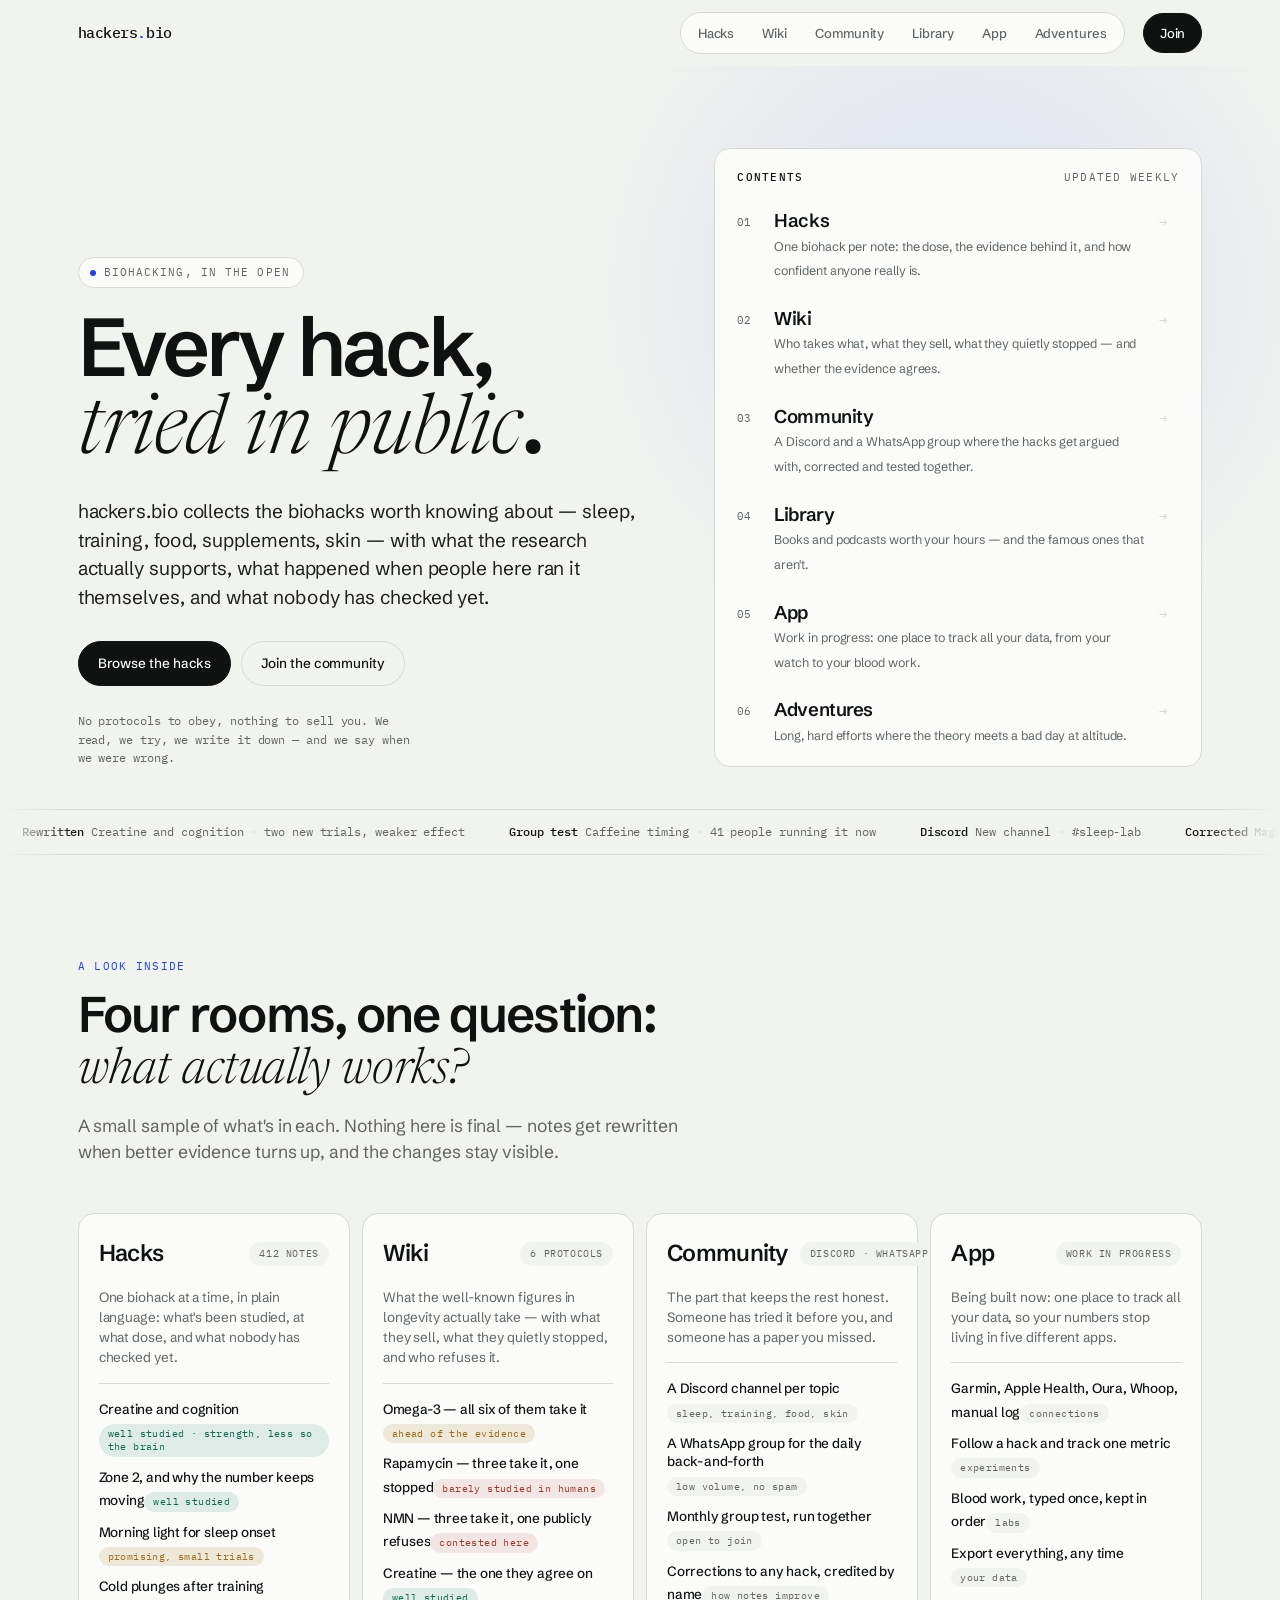
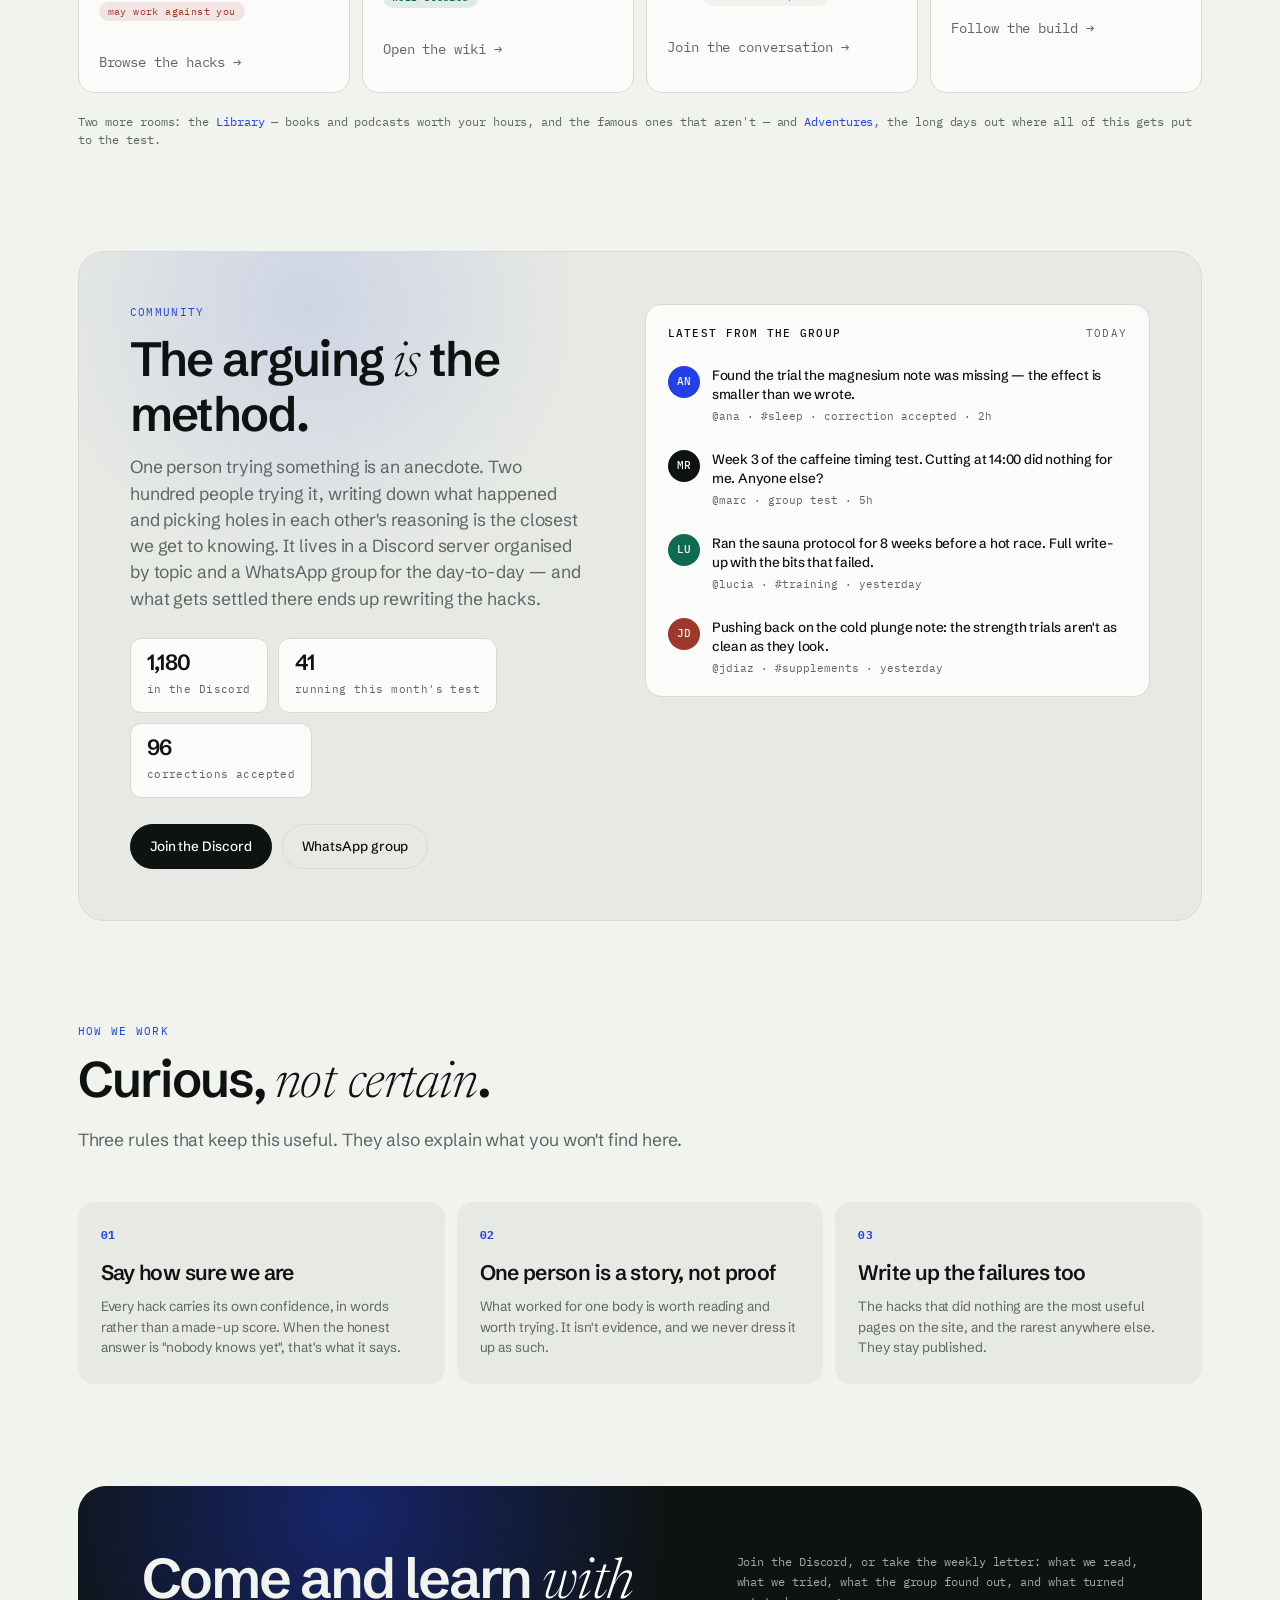
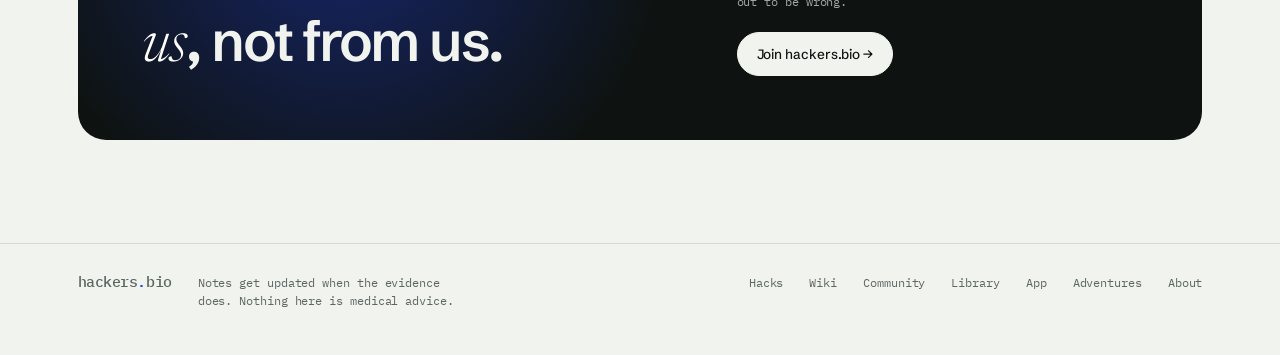
<file: files/index.html>
<!doctype html>
<html lang="en">
<head>
<meta charset="utf-8">
<meta name="viewport" content="width=device-width, initial-scale=1">
<title>hackers.bio — biohacking, tried in public</title>
<meta name="description" content="An open notebook on biohacking. What the research actually supports, a Discord and WhatsApp community that argues with all of it, books and podcasts worth your hours, and an app in the making.">
<link rel="preconnect" href="https://fonts.googleapis.com">
<link rel="preconnect" href="https://fonts.gstatic.com" crossorigin>
<link href="https://fonts.googleapis.com/css2?family=IBM+Plex+Mono:wght@400;500&family=Newsreader:ital,opsz,wght@1,6..72,300..400&family=Schibsted+Grotesk:wght@400;500;600;700&display=swap" rel="stylesheet">
<link rel="stylesheet" href="styles.css">
</head>
<body>

<header class="masthead">
  <div class="wrap masthead-in">
    <a class="mark" href="index.html">hackers<i>.</i>bio</a>
    <nav>
      <a href="hacks.html">Hacks</a>
      <a href="wiki.html">Wiki</a>
      <a href="community.html">Community</a>
      <a href="library.html">Library</a>
      <a href="app.html">App</a>
      <a href="adventures.html">Adventures</a>
    </nav>
    <a class="btn" href="community.html">Join</a>
  </div>
</header>

<main id="top">

  <!-- ============ HERO ============ -->
  <section class="hero">
    <div class="wrap hero-grid">
      <div class="rise">
        <p class="eyebrow"><i class="dot"></i>Biohacking, in the open</p>
        <h1>Every hack, <em class="s">tried in public</em>.</h1>
        <p class="lede">hackers.bio collects the biohacks worth knowing about — sleep, training, food, supplements, skin — with what the research actually supports, what happened when people here ran it themselves, and what nobody has checked yet.</p>
        <div class="hero-actions">
          <a class="btn" href="hacks.html">Browse the hacks</a>
          <a class="btn btn-ghost" href="community.html">Join the community</a>
        </div>
        <p class="hero-foot">No protocols to obey, nothing to sell you. We read, we try, we write it down — and we say when we were wrong.</p>
      </div>

      <!-- SIGNATURE: the contents of the site, as a contents page -->
      <nav class="contents rise d2" aria-label="What's on the site">
        <div class="contents-head"><b>Contents</b><span>Updated weekly</span></div>
        <ul class="toc">
          <li><a href="hacks.html">
            <span class="toc-n">01</span>
            <span>
              <span class="toc-name">Hacks</span>
              <span class="toc-desc">One biohack per note: the dose, the evidence behind it, and how confident anyone really is.</span>
            </span>
            <span class="toc-arrow">→</span>
          </a></li>
          <li><a href="wiki.html">
            <span class="toc-n">02</span>
            <span>
              <span class="toc-name">Wiki</span>
              <span class="toc-desc">Who takes what, what they sell, what they quietly stopped — and whether the evidence agrees.</span>
            </span>
            <span class="toc-arrow">→</span>
          </a></li>
          <li><a href="community.html">
            <span class="toc-n">03</span>
            <span>
              <span class="toc-name">Community</span>
              <span class="toc-desc">A Discord and a WhatsApp group where the hacks get argued with, corrected and tested together.</span>
            </span>
            <span class="toc-arrow">→</span>
          </a></li>
          <li><a href="library.html">
            <span class="toc-n">04</span>
            <span>
              <span class="toc-name">Library</span>
              <span class="toc-desc">Books and podcasts worth your hours — and the famous ones that aren't.</span>
            </span>
            <span class="toc-arrow">→</span>
          </a></li>
          <li><a href="app.html">
            <span class="toc-n">05</span>
            <span>
              <span class="toc-name">App</span>
              <span class="toc-desc">Work in progress: one place to track all your data, from your watch to your blood work.</span>
            </span>
            <span class="toc-arrow">→</span>
          </a></li>
          <li><a href="adventures.html">
            <span class="toc-n">06</span>
            <span>
              <span class="toc-name">Adventures</span>
              <span class="toc-desc">Long, hard efforts where the theory meets a bad day at altitude.</span>
            </span>
            <span class="toc-arrow">→</span>
          </a></li>
        </ul>
      </nav>
    </div>
  </section>

  <!-- ============ TICKER ============ -->
  <div class="ticker rise d3" aria-label="Recently on the site">
    <div class="ticker-in">
      <span><b>Rewritten</b> Creatine and cognition <i>·</i> two new trials, weaker effect</span>
      <span><b>Group test</b> Caffeine timing <i>·</i> 41 people running it now</span>
      <span><b>Discord</b> New channel <i>·</i> #sleep-lab</span>
      <span><b>Corrected</b> Magnesium and sleep <i>·</i> thanks @ana</span>
      <span><b>Library</b> Outlive <i>·</i> the good half and the hand-wavy half</span>
      <span><b>New hack</b> Heat training, six weeks in</span>
      <span aria-hidden="true"><b>Rewritten</b> Creatine and cognition <i>·</i> two new trials, weaker effect</span>
      <span aria-hidden="true"><b>Group test</b> Caffeine timing <i>·</i> 41 people running it now</span>
      <span aria-hidden="true"><b>Discord</b> New channel <i>·</i> #sleep-lab</span>
      <span aria-hidden="true"><b>Corrected</b> Magnesium and sleep <i>·</i> thanks @ana</span>
      <span aria-hidden="true"><b>Library</b> Outlive <i>·</i> the good half and the hand-wavy half</span>
      <span aria-hidden="true"><b>New hack</b> Heat training, six weeks in</span>
    </div>
  </div>

  <!-- ============ SNEAK PEEK ============ -->
  <section class="band" id="inside">
    <div class="wrap">
      <div class="band-head">
        <p class="figtag">A look inside</p>
        <h2 class="h2">Four rooms, one question: <em class="s">what actually works?</em></h2>
        <p class="lede">A small sample of what's in each. Nothing here is final — notes get rewritten when better evidence turns up, and the changes stay visible.</p>
      </div>

      <div class="rooms">
        <a class="room" href="hacks.html">
          <div class="room-top">
            <h3>Hacks</h3>
            <span class="room-n">412 notes</span>
          </div>
          <p>One biohack at a time, in plain language: what's been studied, at what dose, and what nobody has checked yet.</p>
          <ul class="peek">
            <li>Creatine and cognition<span class="tag known">well studied · strength, less so the brain</span></li>
            <li>Zone 2, and why the number keeps moving<span class="tag known">well studied</span></li>
            <li>Morning light for sleep onset<span class="tag mixed">promising, small trials</span></li>
            <li>Cold plunges after training<span class="tag thin">may work against you</span></li>
          </ul>
          <p class="room-more">Browse the hacks →</p>
        </a>

        <a class="room" href="wiki.html">
          <div class="room-top">
            <h3>Wiki</h3>
            <span class="room-n">6 protocols</span>
          </div>
          <p>What the well-known figures in longevity actually take — with what they sell, what they quietly stopped, and who refuses it.</p>
          <ul class="peek">
            <li>Omega-3 — all six of them take it<span class="tag mixed">ahead of the evidence</span></li>
            <li>Rapamycin — three take it, one stopped<span class="tag thin">barely studied in humans</span></li>
            <li>NMN — three take it, one publicly refuses<span class="tag thin">contested here</span></li>
            <li>Creatine — the one they agree on<span class="tag known">well studied</span></li>
          </ul>
          <p class="room-more">Open the wiki →</p>
        </a>

        <a class="room" href="community.html">
          <div class="room-top">
            <h3>Community</h3>
            <span class="room-n">discord · whatsapp</span>
          </div>
          <p>The part that keeps the rest honest. Someone has tried it before you, and someone has a paper you missed.</p>
          <ul class="peek">
            <li>A Discord channel per topic<span class="tag">sleep, training, food, skin</span></li>
            <li>A WhatsApp group for the daily back-and-forth<span class="tag">low volume, no spam</span></li>
            <li>Monthly group test, run together<span class="tag">open to join</span></li>
            <li>Corrections to any hack, credited by name<span class="tag">how notes improve</span></li>
          </ul>
          <p class="room-more">Join the conversation →</p>
        </a>

        <a class="room" href="app.html">
          <div class="room-top">
            <h3>App</h3>
            <span class="room-n">work in progress</span>
          </div>
          <p>Being built now: one place to track all your data, so your numbers stop living in five different apps.</p>
          <ul class="peek">
            <li>Garmin, Apple Health, Oura, Whoop, manual log<span class="tag">connections</span></li>
            <li>Follow a hack and track one metric<span class="tag">experiments</span></li>
            <li>Blood work, typed once, kept in order<span class="tag">labs</span></li>
            <li>Export everything, any time<span class="tag">your data</span></li>
          </ul>
          <p class="room-more">Follow the build →</p>
        </a>
      </div>

      <p class="aside-line">Two more rooms: the <a href="library.html">Library</a> — books and podcasts worth your hours, and the famous ones that aren't — and <a href="adventures.html">Adventures</a>, the long days out where all of this gets put to the test.</p>
    </div>
  </section>

  <!-- ============ COMMUNITY ============ -->
  <section class="band tight" id="community">
    <div class="wrap">
      <div class="comm">
        <div class="comm-grid">
          <div>
            <p class="figtag">Community</p>
            <h2>The arguing <em class="s">is</em> the method.</h2>
            <p class="lede">One person trying something is an anecdote. Two hundred people trying it, writing down what happened and picking holes in each other's reasoning is the closest we get to knowing. It lives in a Discord server organised by topic and a WhatsApp group for the day-to-day — and what gets settled there ends up rewriting the hacks.</p>
            <div class="comm-stats">
              <div class="stat"><b>1,180</b><span>in the Discord</span></div>
              <div class="stat"><b>41</b><span>running this month's test</span></div>
              <div class="stat"><b>96</b><span>corrections accepted</span></div>
            </div>
            <div class="comm-actions">
              <a class="btn" href="community.html">Join the Discord</a>
              <a class="btn btn-ghost" href="https://chat.whatsapp.com/GGTQgfyBuD72rGEsPWzJPY" target="_blank" rel="noopener">WhatsApp group</a>
            </div>
          </div>

          <div class="feed">
            <div class="feed-head"><b>Latest from the group</b><span>Today</span></div>
            <ul>
              <li>
                <span class="who b1" aria-hidden="true">AN</span>
                <div>
                  <p>Found the trial the magnesium note was missing — the effect is smaller than we wrote.</p>
                  <small>@ana · #sleep · correction accepted · 2h</small>
                </div>
              </li>
              <li>
                <span class="who" aria-hidden="true">MR</span>
                <div>
                  <p>Week 3 of the caffeine timing test. Cutting at 14:00 did nothing for me. Anyone else?</p>
                  <small>@marc · group test · 5h</small>
                </div>
              </li>
              <li>
                <span class="who b2" aria-hidden="true">LU</span>
                <div>
                  <p>Ran the sauna protocol for 8 weeks before a hot race. Full write-up with the bits that failed.</p>
                  <small>@lucia · #training · yesterday</small>
                </div>
              </li>
              <li>
                <span class="who b3" aria-hidden="true">JD</span>
                <div>
                  <p>Pushing back on the cold plunge note: the strength trials aren't as clean as they look.</p>
                  <small>@jdiaz · #supplements · yesterday</small>
                </div>
              </li>
            </ul>
          </div>
        </div>
      </div>
    </div>
  </section>

  <!-- ============ HOW WE WORK ============ -->
  <section class="band tight" id="how">
    <div class="wrap">
      <div class="band-head">
        <p class="figtag">How we work</p>
        <h2 class="h2">Curious, <em class="s">not certain</em>.</h2>
        <p class="lede">Three rules that keep this useful. They also explain what you won't find here.</p>
      </div>

      <div class="stance">
        <div>
          <b>01</b>
          <h3>Say how sure we are</h3>
          <p>Every hack carries its own confidence, in words rather than a made-up score. When the honest answer is "nobody knows yet", that's what it says.</p>
        </div>
        <div>
          <b>02</b>
          <h3>One person is a story, not proof</h3>
          <p>What worked for one body is worth reading and worth trying. It isn't evidence, and we never dress it up as such.</p>
        </div>
        <div>
          <b>03</b>
          <h3>Write up the failures too</h3>
          <p>The hacks that did nothing are the most useful pages on the site, and the rarest anywhere else. They stay published.</p>
        </div>
      </div>
    </div>
  </section>

  <!-- ============ CLOSING ============ -->
  <section class="close">
    <div class="wrap">
      <div class="close-inner">
        <div class="close-grid">
          <h2>Come and learn <em class="s">with us</em>, not from us.</h2>
          <div>
            <p>Join the Discord, or take the weekly letter: what we read, what we tried, what the group found out, and what turned out to be wrong.</p>
            <a class="btn" href="community.html">Join hackers.bio →</a>
          </div>
        </div>
      </div>
    </div>
  </section>

</main>

<footer>
  <div class="wrap foot">
    <a class="mark" href="index.html">hackers<i>.</i>bio</a>
    <p>Notes get updated when the evidence does. Nothing here is medical advice.</p>
    <span class="spacer"></span>
    <a href="hacks.html">Hacks</a>
    <a href="wiki.html">Wiki</a>
    <a href="community.html">Community</a>
    <a href="library.html">Library</a>
    <a href="app.html">App</a>
    <a href="adventures.html">Adventures</a>
    <a href="about.html">About</a>
  </div>
</footer>

</body>
</html>
</file>
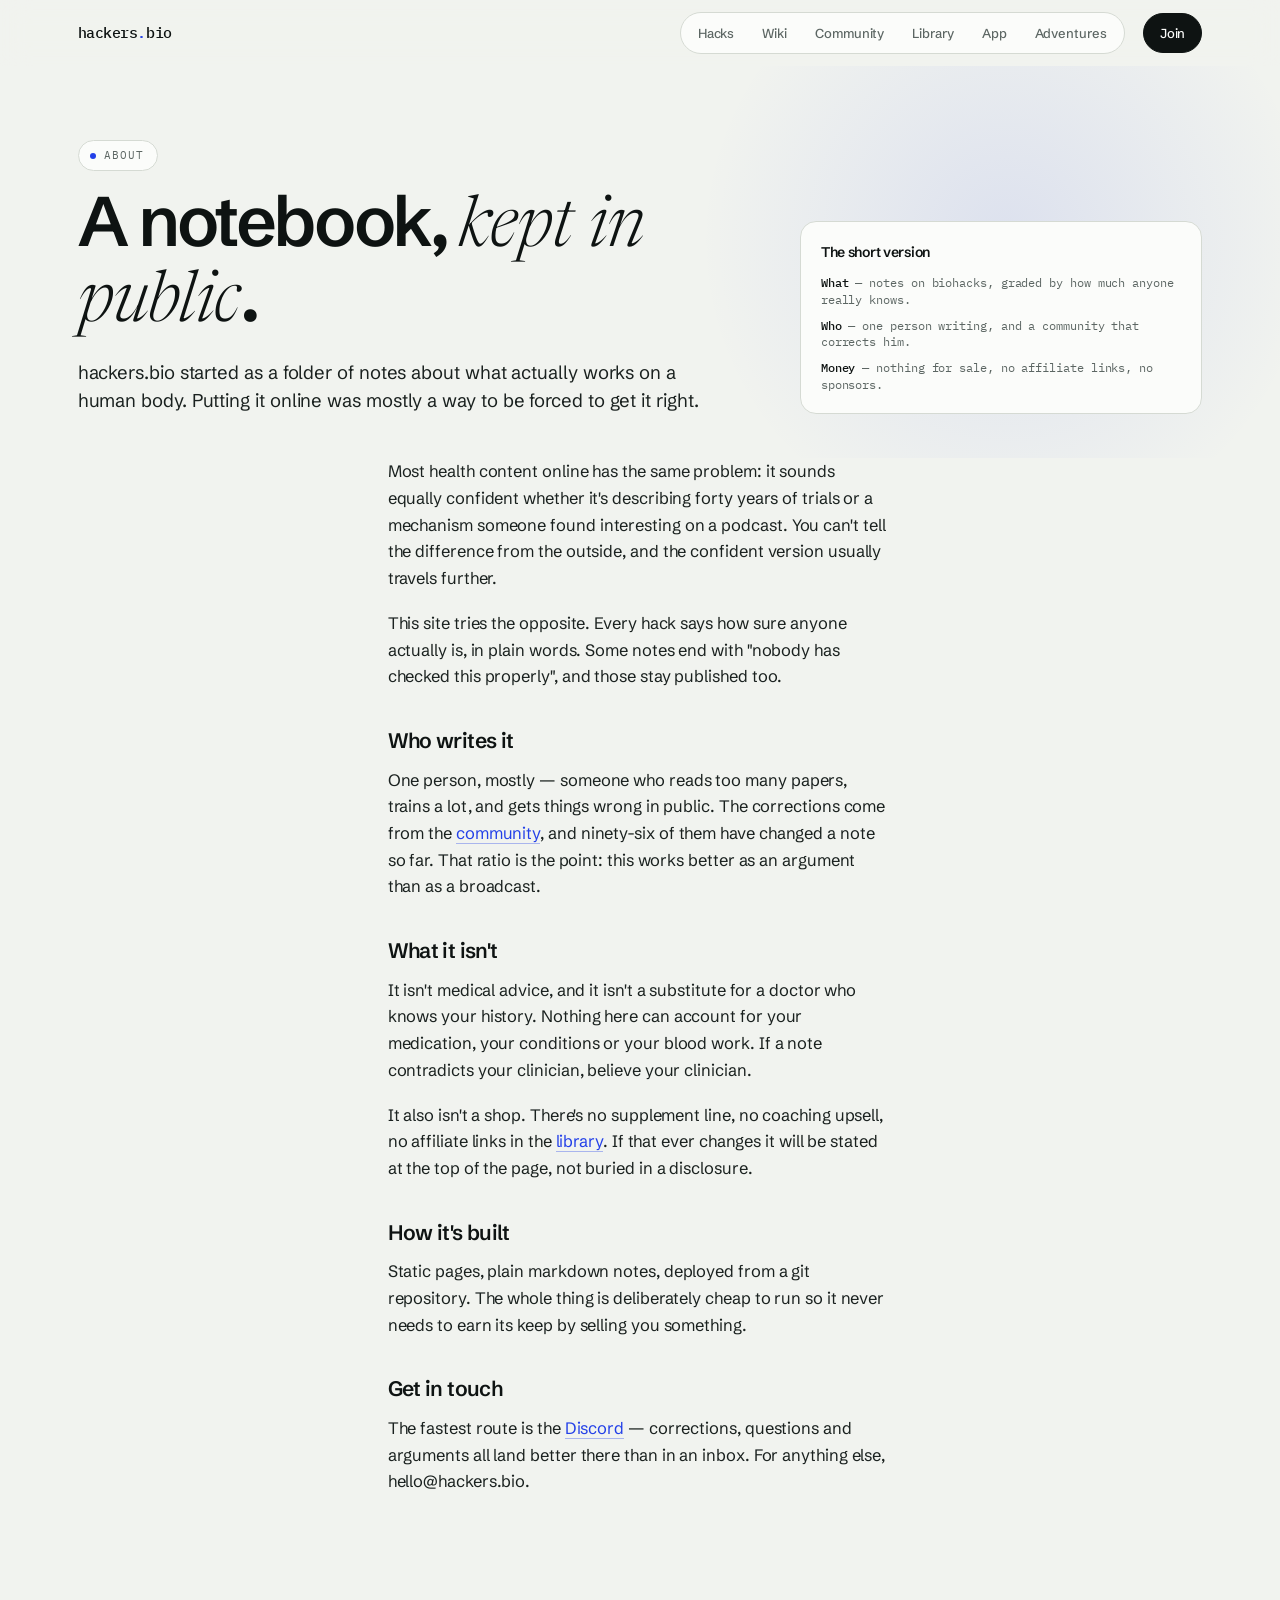
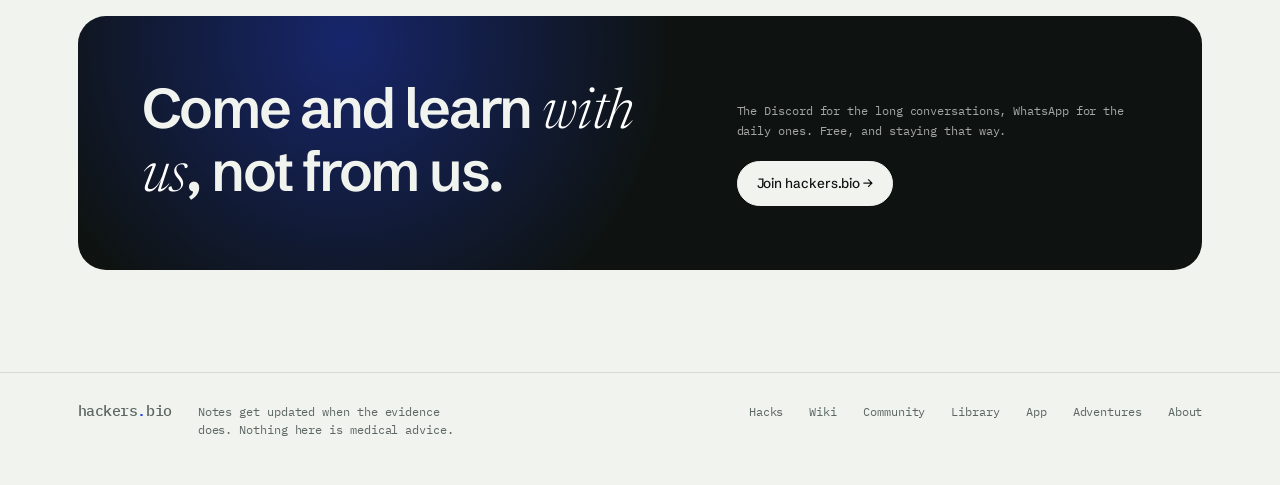
<file: files/about.html>
<!doctype html>
<html lang="en">
<head>
<meta charset="utf-8">
<meta name="viewport" content="width=device-width, initial-scale=1">
<title>About — hackers.bio</title>
<meta name="description" content="What hackers.bio is, who writes it, and the rules it holds itself to.">
<link rel="preconnect" href="https://fonts.googleapis.com">
<link rel="preconnect" href="https://fonts.gstatic.com" crossorigin>
<link href="https://fonts.googleapis.com/css2?family=IBM+Plex+Mono:wght@400;500&family=Newsreader:ital,opsz,wght@1,6..72,300..400&family=Schibsted+Grotesk:wght@400;500;600;700&display=swap" rel="stylesheet">
<link rel="stylesheet" href="styles.css">
</head>
<body>

<header class="masthead">
  <div class="wrap masthead-in">
    <a class="mark" href="index.html">hackers<i>.</i>bio</a>
    <nav>
      <a href="hacks.html">Hacks</a>
      <a href="wiki.html">Wiki</a>
      <a href="community.html">Community</a>
      <a href="library.html">Library</a>
      <a href="app.html">App</a>
      <a href="adventures.html">Adventures</a>
    </nav>
    <a class="btn" href="community.html">Join</a>
  </div>
</header>

<main>

  <section class="page-head">
    <div class="wrap page-head-in">
      <div class="rise">
        <p class="eyebrow"><i class="dot"></i>About</p>
        <h1>A notebook, <em class="s">kept in public</em>.</h1>
        <p class="lede">hackers.bio started as a folder of notes about what actually works on a human body. Putting it online was mostly a way to be forced to get it right.</p>
      </div>

      <aside class="side-note rise d2">
        <h3>The short version</h3>
        <ul>
          <li><b>What</b> — notes on biohacks, graded by how much anyone really knows.</li>
          <li><b>Who</b> — one person writing, and a community that corrects him.</li>
          <li><b>Money</b> — nothing for sale, no affiliate links, no sponsors.</li>
        </ul>
      </aside>
    </div>
  </section>

  <section class="band tight">
    <div class="wrap prose">
      <p>Most health content online has the same problem: it sounds equally confident whether it's describing forty years of trials or a mechanism someone found interesting on a podcast. You can't tell the difference from the outside, and the confident version usually travels further.</p>

      <p>This site tries the opposite. Every hack says how sure anyone actually is, in plain words. Some notes end with "nobody has checked this properly", and those stay published too.</p>

      <h3>Who writes it</h3>
      <p>One person, mostly — someone who reads too many papers, trains a lot, and gets things wrong in public. The corrections come from the <a href="community.html">community</a>, and ninety-six of them have changed a note so far. That ratio is the point: this works better as an argument than as a broadcast.</p>

      <h3>What it isn't</h3>
      <p>It isn't medical advice, and it isn't a substitute for a doctor who knows your history. Nothing here can account for your medication, your conditions or your blood work. If a note contradicts your clinician, believe your clinician.</p>
      <p>It also isn't a shop. There's no supplement line, no coaching upsell, no affiliate links in the <a href="library.html">library</a>. If that ever changes it will be stated at the top of the page, not buried in a disclosure.</p>

      <h3>How it's built</h3>
      <p>Static pages, plain markdown notes, deployed from a git repository. The whole thing is deliberately cheap to run so it never needs to earn its keep by selling you something.</p>

      <h3>Get in touch</h3>
      <p>The fastest route is the <a href="community.html">Discord</a> — corrections, questions and arguments all land better there than in an inbox. For anything else, hello@hackers.bio.</p>
    </div>
  </section>

  <section class="close">
    <div class="wrap">
      <div class="close-inner">
        <div class="close-grid">
          <h2>Come and learn <em class="s">with us</em>, not from us.</h2>
          <div>
            <p>The Discord for the long conversations, WhatsApp for the daily ones. Free, and staying that way.</p>
            <a class="btn" href="community.html">Join hackers.bio →</a>
          </div>
        </div>
      </div>
    </div>
  </section>

</main>

<footer>
  <div class="wrap foot">
    <a class="mark" href="index.html">hackers<i>.</i>bio</a>
    <p>Notes get updated when the evidence does. Nothing here is medical advice.</p>
    <span class="spacer"></span>
    <a href="hacks.html">Hacks</a>
    <a href="wiki.html">Wiki</a>
    <a href="community.html">Community</a>
    <a href="library.html">Library</a>
    <a href="app.html">App</a>
    <a href="adventures.html">Adventures</a>
    <a href="about.html">About</a>
  </div>
</footer>

</body>
</html>
</file>
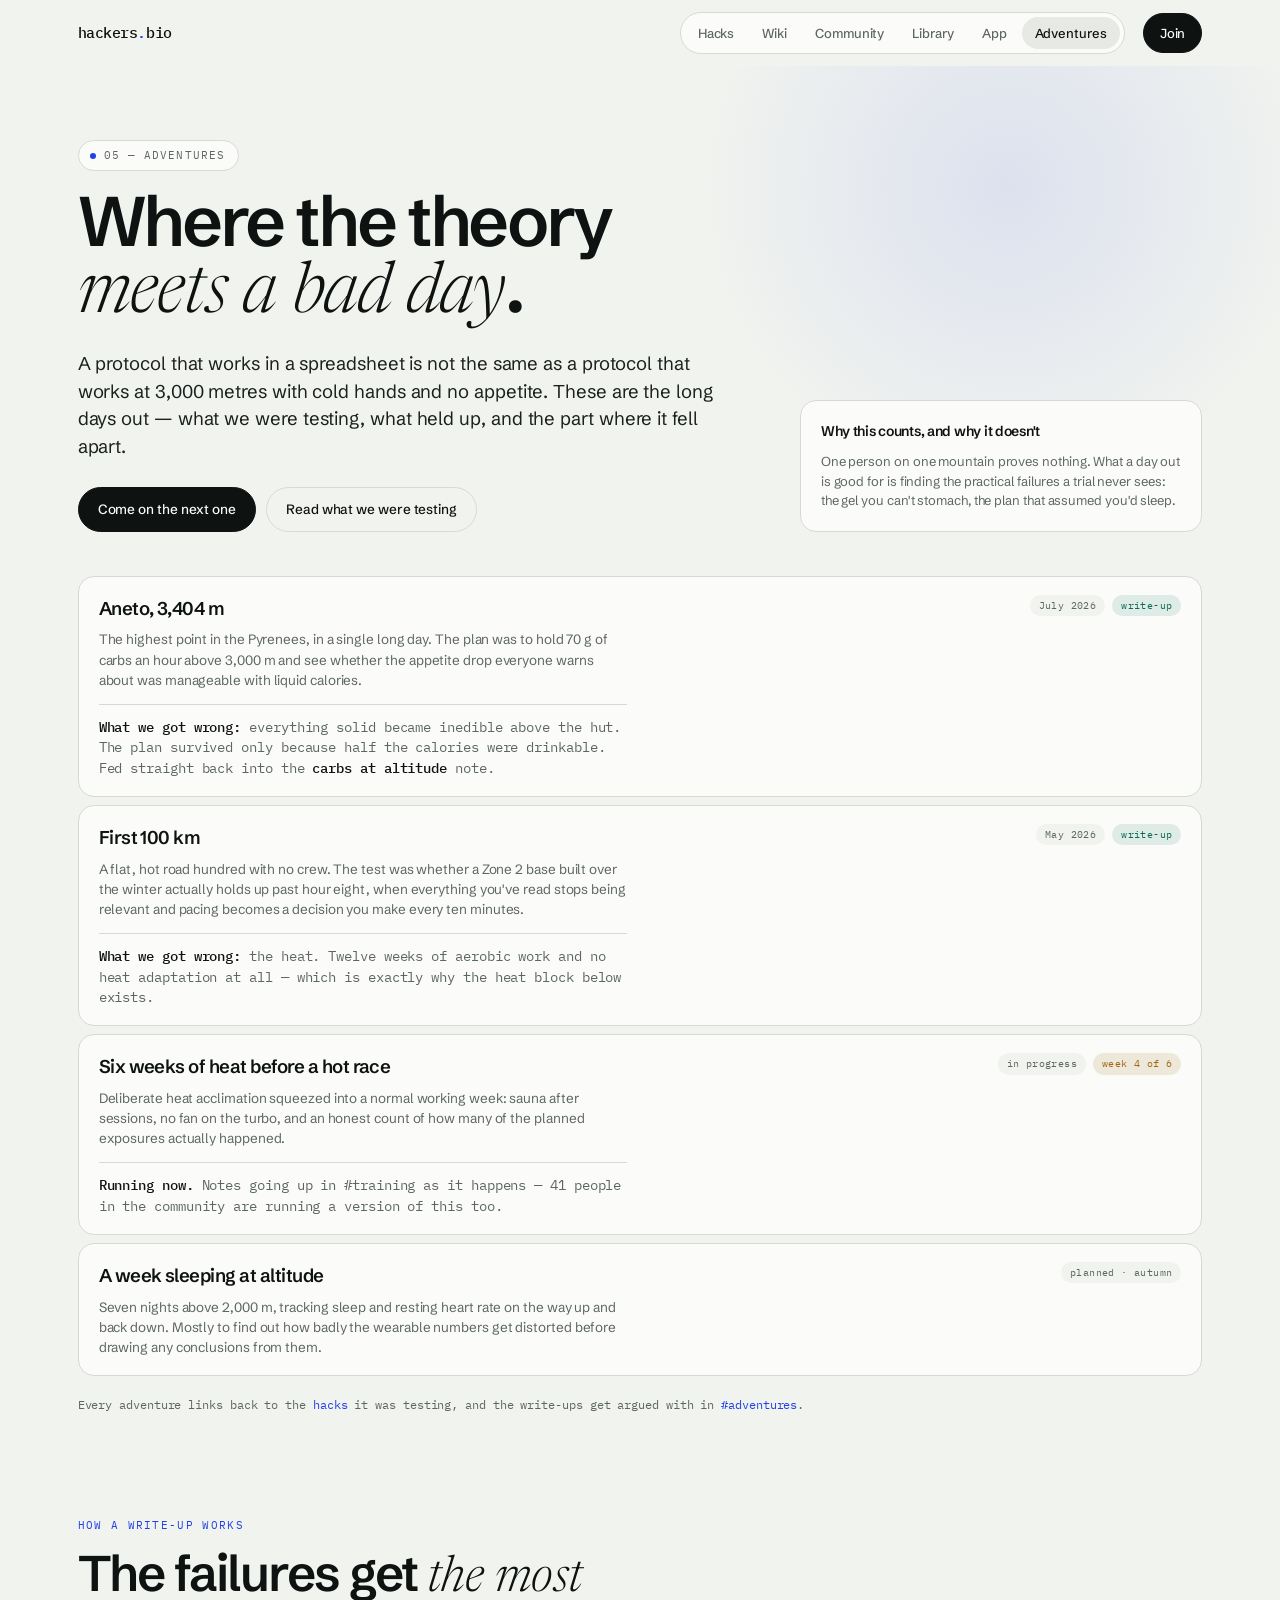
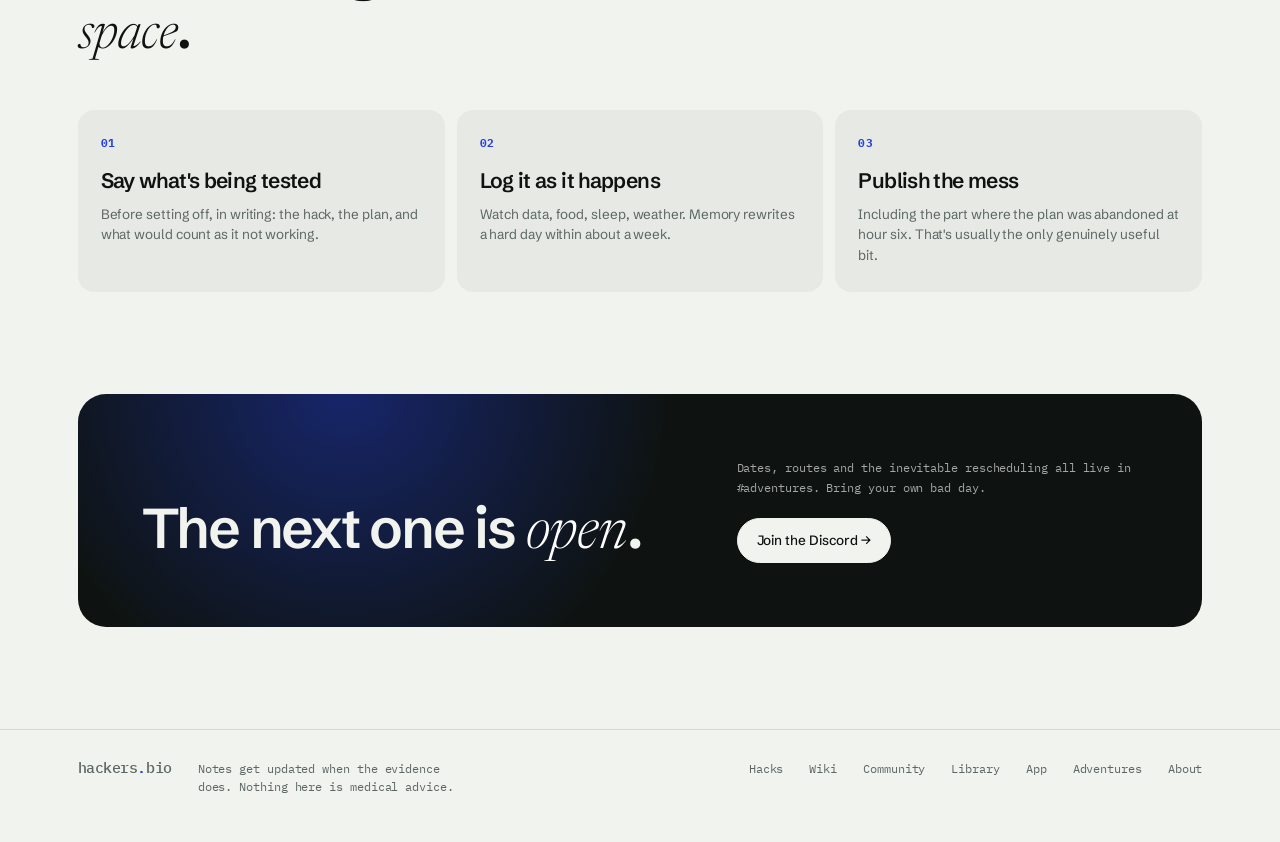
<file: files/adventures.html>
<!doctype html>
<html lang="en">
<head>
<meta charset="utf-8">
<meta name="viewport" content="width=device-width, initial-scale=1">
<title>Adventures — hackers.bio</title>
<meta name="description" content="Long, hard efforts where the theory meets a bad day at altitude. Every adventure tests something from the hacks, and the write-up includes what went wrong.">
<link rel="preconnect" href="https://fonts.googleapis.com">
<link rel="preconnect" href="https://fonts.gstatic.com" crossorigin>
<link href="https://fonts.googleapis.com/css2?family=IBM+Plex+Mono:wght@400;500&family=Newsreader:ital,opsz,wght@1,6..72,300..400&family=Schibsted+Grotesk:wght@400;500;600;700&display=swap" rel="stylesheet">
<link rel="stylesheet" href="styles.css">
</head>
<body>

<header class="masthead">
  <div class="wrap masthead-in">
    <a class="mark" href="index.html">hackers<i>.</i>bio</a>
    <nav>
      <a href="hacks.html">Hacks</a>
      <a href="wiki.html">Wiki</a>
      <a href="community.html">Community</a>
      <a href="library.html">Library</a>
      <a href="app.html">App</a>
      <a class="is-active" href="adventures.html">Adventures</a>
    </nav>
    <a class="btn" href="community.html">Join</a>
  </div>
</header>

<main>

  <section class="page-head">
    <div class="wrap page-head-in">
      <div class="rise">
        <p class="eyebrow"><i class="dot"></i>05 — Adventures</p>
        <h1>Where the theory <em class="s">meets a bad day</em>.</h1>
        <p class="lede">A protocol that works in a spreadsheet is not the same as a protocol that works at 3,000 metres with cold hands and no appetite. These are the long days out — what we were testing, what held up, and the part where it fell apart.</p>
        <div class="page-actions">
          <a class="btn" href="community.html">Come on the next one</a>
          <a class="btn btn-ghost" href="hacks.html">Read what we were testing</a>
        </div>
      </div>

      <aside class="side-note rise d2">
        <h3>Why this counts, and why it doesn't</h3>
        <p>One person on one mountain proves nothing. What a day out is good for is finding the practical failures a trial never sees: the gel you can't stomach, the plan that assumed you'd sleep.</p>
      </aside>
    </div>
  </section>

  <section class="band tight">
    <div class="wrap">
      <div class="list">

        <a class="item" href="adventures.html">
          <div>
            <h3>Aneto, 3,404 m</h3>
            <p>The highest point in the Pyrenees, in a single long day. The plan was to hold 70 g of carbs an hour above 3,000 m and see whether the appetite drop everyone warns about was manageable with liquid calories.</p>
          </div>
          <div class="item-side item-meta">
            <span class="tag">July 2026</span>
            <span class="tag known">write-up</span>
          </div>
          <p class="item-note"><b>What we got wrong:</b> everything solid became inedible above the hut. The plan survived only because half the calories were drinkable. Fed straight back into the <b>carbs at altitude</b> note.</p>
        </a>

        <a class="item" href="adventures.html">
          <div>
            <h3>First 100 km</h3>
            <p>A flat, hot road hundred with no crew. The test was whether a Zone 2 base built over the winter actually holds up past hour eight, when everything you've read stops being relevant and pacing becomes a decision you make every ten minutes.</p>
          </div>
          <div class="item-side item-meta">
            <span class="tag">May 2026</span>
            <span class="tag known">write-up</span>
          </div>
          <p class="item-note"><b>What we got wrong:</b> the heat. Twelve weeks of aerobic work and no heat adaptation at all — which is exactly why the heat block below exists.</p>
        </a>

        <a class="item" href="adventures.html">
          <div>
            <h3>Six weeks of heat before a hot race</h3>
            <p>Deliberate heat acclimation squeezed into a normal working week: sauna after sessions, no fan on the turbo, and an honest count of how many of the planned exposures actually happened.</p>
          </div>
          <div class="item-side item-meta">
            <span class="tag">in progress</span>
            <span class="tag mixed">week 4 of 6</span>
          </div>
          <p class="item-note"><b>Running now.</b> Notes going up in #training as it happens — 41 people in the community are running a version of this too.</p>
        </a>

        <a class="item" href="adventures.html">
          <div>
            <h3>A week sleeping at altitude</h3>
            <p>Seven nights above 2,000 m, tracking sleep and resting heart rate on the way up and back down. Mostly to find out how badly the wearable numbers get distorted before drawing any conclusions from them.</p>
          </div>
          <div class="item-side item-meta">
            <span class="tag">planned · autumn</span>
          </div>
        </a>

      </div>

      <p class="aside-line">Every adventure links back to the <a href="hacks.html">hacks</a> it was testing, and the write-ups get argued with in <a href="community.html">#adventures</a>.</p>
    </div>
  </section>

  <section class="band tight">
    <div class="wrap">
      <div class="band-head">
        <p class="figtag">How a write-up works</p>
        <h2 class="h2">The failures get <em class="s">the most space</em>.</h2>
      </div>
      <div class="stance">
        <div>
          <b>01</b>
          <h3>Say what's being tested</h3>
          <p>Before setting off, in writing: the hack, the plan, and what would count as it not working.</p>
        </div>
        <div>
          <b>02</b>
          <h3>Log it as it happens</h3>
          <p>Watch data, food, sleep, weather. Memory rewrites a hard day within about a week.</p>
        </div>
        <div>
          <b>03</b>
          <h3>Publish the mess</h3>
          <p>Including the part where the plan was abandoned at hour six. That's usually the only genuinely useful bit.</p>
        </div>
      </div>
    </div>
  </section>

  <section class="close">
    <div class="wrap">
      <div class="close-inner">
        <div class="close-grid">
          <h2>The next one is <em class="s">open</em>.</h2>
          <div>
            <p>Dates, routes and the inevitable rescheduling all live in #adventures. Bring your own bad day.</p>
            <a class="btn" href="community.html">Join the Discord →</a>
          </div>
        </div>
      </div>
    </div>
  </section>

</main>

<footer>
  <div class="wrap foot">
    <a class="mark" href="index.html">hackers<i>.</i>bio</a>
    <p>Notes get updated when the evidence does. Nothing here is medical advice.</p>
    <span class="spacer"></span>
    <a href="hacks.html">Hacks</a>
    <a href="wiki.html">Wiki</a>
    <a href="community.html">Community</a>
    <a href="library.html">Library</a>
    <a href="app.html">App</a>
    <a href="adventures.html">Adventures</a>
    <a href="about.html">About</a>
  </div>
</footer>

</body>
</html>
</file>
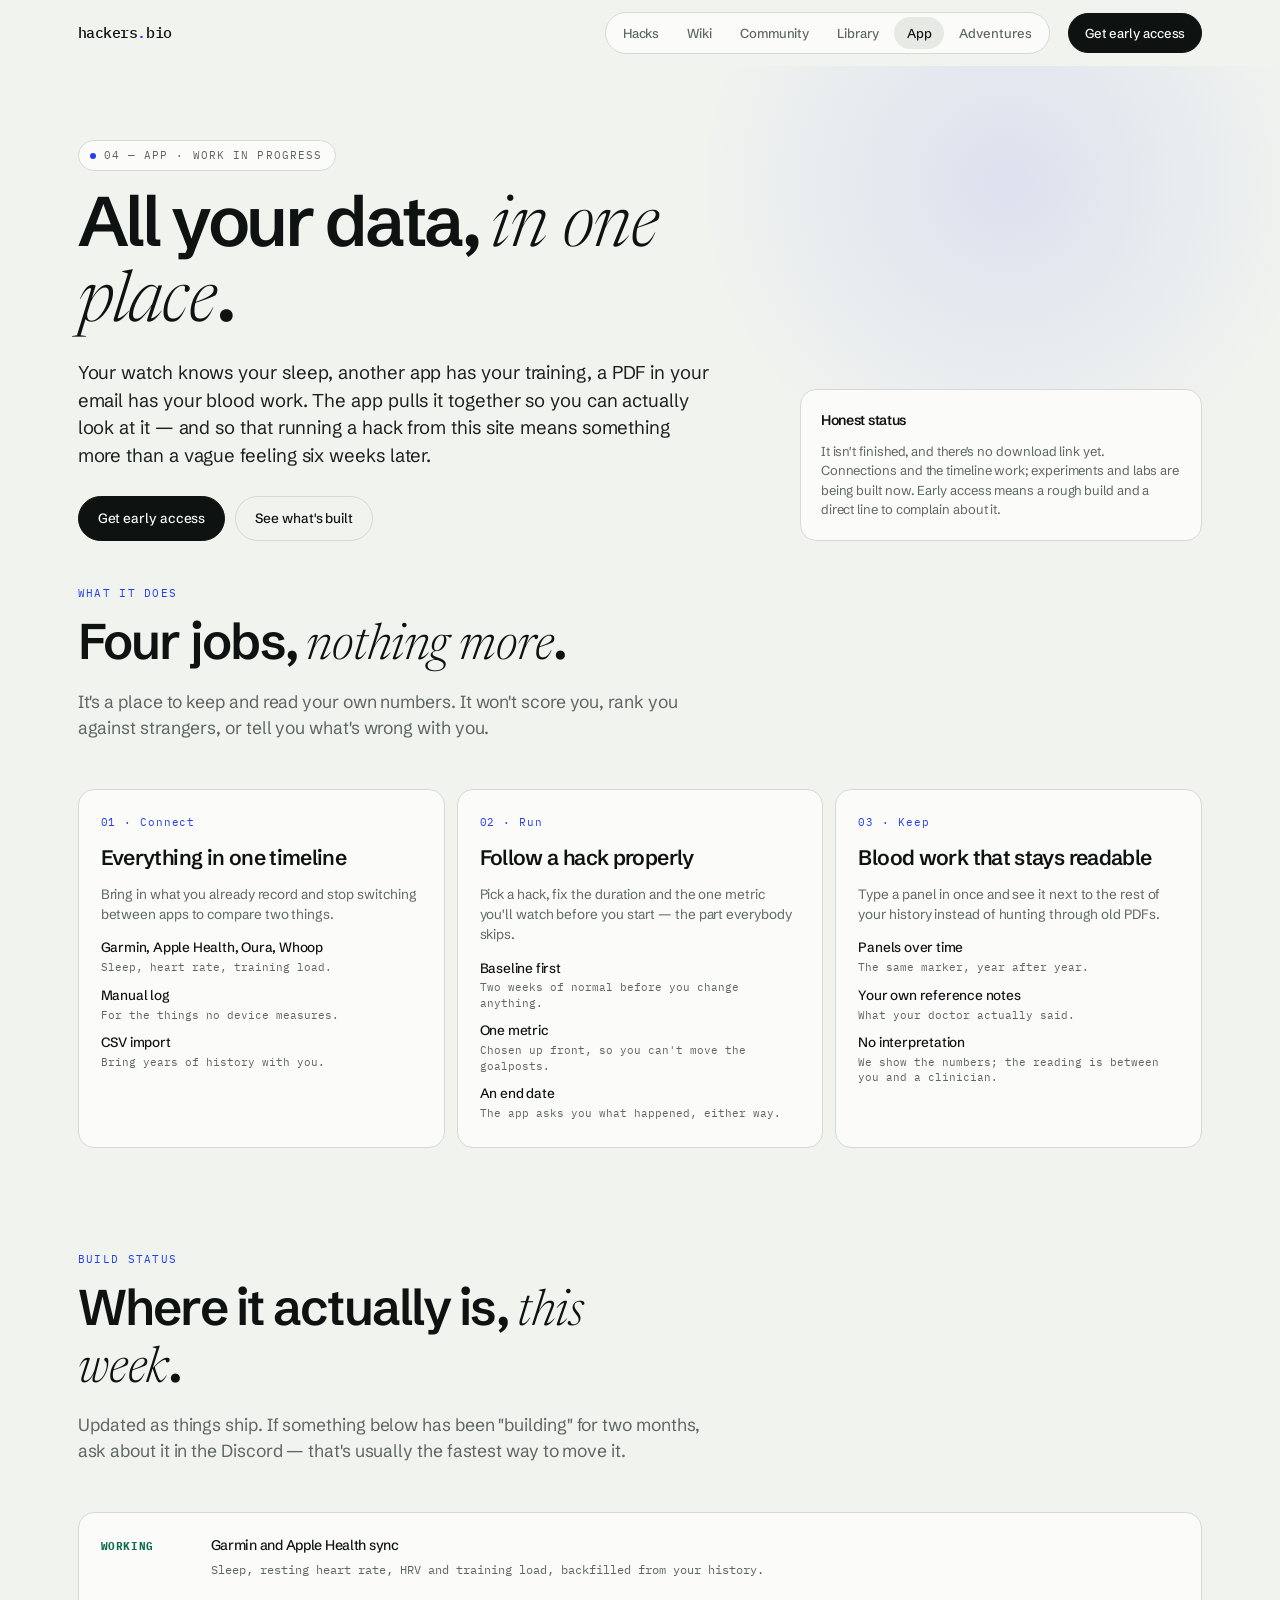
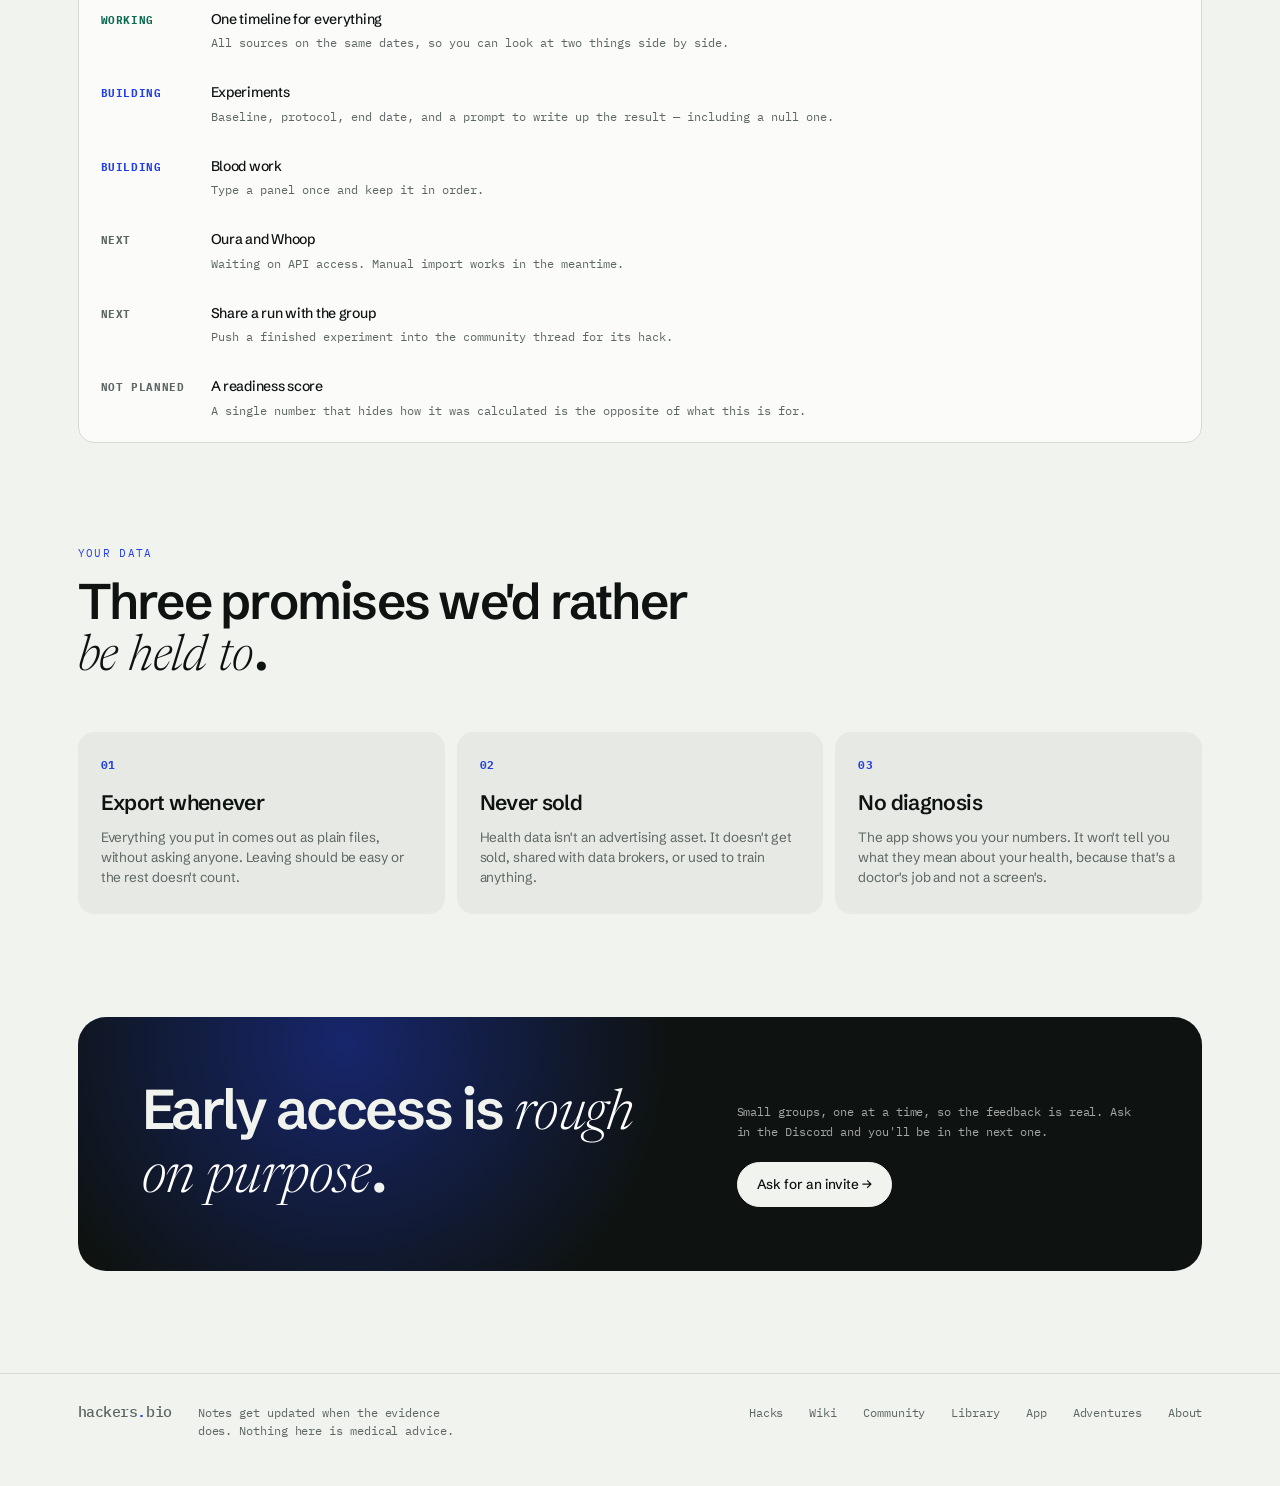
<file: files/app.html>
<!doctype html>
<html lang="en">
<head>
<meta charset="utf-8">
<meta name="viewport" content="width=device-width, initial-scale=1">
<title>App — hackers.bio</title>
<meta name="description" content="Work in progress: one place to track all your data, from your watch to your blood work. No scores out of 100, no diagnoses, full export.">
<link rel="preconnect" href="https://fonts.googleapis.com">
<link rel="preconnect" href="https://fonts.gstatic.com" crossorigin>
<link href="https://fonts.googleapis.com/css2?family=IBM+Plex+Mono:wght@400;500&family=Newsreader:ital,opsz,wght@1,6..72,300..400&family=Schibsted+Grotesk:wght@400;500;600;700&display=swap" rel="stylesheet">
<link rel="stylesheet" href="styles.css">
</head>
<body>

<header class="masthead">
  <div class="wrap masthead-in">
    <a class="mark" href="index.html">hackers<i>.</i>bio</a>
    <nav>
      <a href="hacks.html">Hacks</a>
      <a href="wiki.html">Wiki</a>
      <a href="community.html">Community</a>
      <a href="library.html">Library</a>
      <a class="is-active" href="app.html">App</a>
      <a href="adventures.html">Adventures</a>
    </nav>
    <a class="btn" href="#waitlist">Get early access</a>
  </div>
</header>

<main>

  <section class="page-head">
    <div class="wrap page-head-in">
      <div class="rise">
        <p class="eyebrow"><i class="dot"></i>04 — App · work in progress</p>
        <h1>All your data, <em class="s">in one place</em>.</h1>
        <p class="lede">Your watch knows your sleep, another app has your training, a PDF in your email has your blood work. The app pulls it together so you can actually look at it — and so that running a hack from this site means something more than a vague feeling six weeks later.</p>
        <div class="page-actions">
          <a class="btn" href="#waitlist">Get early access</a>
          <a class="btn btn-ghost" href="#status">See what's built</a>
        </div>
      </div>

      <aside class="side-note rise d2">
        <h3>Honest status</h3>
        <p>It isn't finished, and there's no download link yet. Connections and the timeline work; experiments and labs are being built now. Early access means a rough build and a direct line to complain about it.</p>
      </aside>
    </div>
  </section>

  <section class="band tight">
    <div class="wrap">
      <div class="band-head">
        <p class="figtag">What it does</p>
        <h2 class="h2">Four jobs, <em class="s">nothing more</em>.</h2>
        <p class="lede">It's a place to keep and read your own numbers. It won't score you, rank you against strangers, or tell you what's wrong with you.</p>
      </div>

      <div class="grid-3">
        <div class="panel">
          <span class="kicker">01 · Connect</span>
          <h3>Everything in one timeline</h3>
          <p>Bring in what you already record and stop switching between apps to compare two things.</p>
          <ul>
            <li>Garmin, Apple Health, Oura, Whoop<span>Sleep, heart rate, training load.</span></li>
            <li>Manual log<span>For the things no device measures.</span></li>
            <li>CSV import<span>Bring years of history with you.</span></li>
          </ul>
        </div>
        <div class="panel">
          <span class="kicker">02 · Run</span>
          <h3>Follow a hack properly</h3>
          <p>Pick a hack, fix the duration and the one metric you'll watch before you start — the part everybody skips.</p>
          <ul>
            <li>Baseline first<span>Two weeks of normal before you change anything.</span></li>
            <li>One metric<span>Chosen up front, so you can't move the goalposts.</span></li>
            <li>An end date<span>The app asks you what happened, either way.</span></li>
          </ul>
        </div>
        <div class="panel">
          <span class="kicker">03 · Keep</span>
          <h3>Blood work that stays readable</h3>
          <p>Type a panel in once and see it next to the rest of your history instead of hunting through old PDFs.</p>
          <ul>
            <li>Panels over time<span>The same marker, year after year.</span></li>
            <li>Your own reference notes<span>What your doctor actually said.</span></li>
            <li>No interpretation<span>We show the numbers; the reading is between you and a clinician.</span></li>
          </ul>
        </div>
      </div>
    </div>
  </section>

  <section class="band tight" id="status">
    <div class="wrap">
      <div class="band-head">
        <p class="figtag">Build status</p>
        <h2 class="h2">Where it actually is, <em class="s">this week</em>.</h2>
        <p class="lede">Updated as things ship. If something below has been "building" for two months, ask about it in the Discord — that's usually the fastest way to move it.</p>
      </div>

      <div class="status">
        <div>
          <b class="on">Working</b>
          <p>Garmin and Apple Health sync<span>Sleep, resting heart rate, HRV and training load, backfilled from your history.</span></p>
        </div>
        <div>
          <b class="on">Working</b>
          <p>One timeline for everything<span>All sources on the same dates, so you can look at two things side by side.</span></p>
        </div>
        <div>
          <b class="now">Building</b>
          <p>Experiments<span>Baseline, protocol, end date, and a prompt to write up the result — including a null one.</span></p>
        </div>
        <div>
          <b class="now">Building</b>
          <p>Blood work<span>Type a panel once and keep it in order.</span></p>
        </div>
        <div>
          <b>Next</b>
          <p>Oura and Whoop<span>Waiting on API access. Manual import works in the meantime.</span></p>
        </div>
        <div>
          <b>Next</b>
          <p>Share a run with the group<span>Push a finished experiment into the community thread for its hack.</span></p>
        </div>
        <div>
          <b>Not planned</b>
          <p>A readiness score<span>A single number that hides how it was calculated is the opposite of what this is for.</span></p>
        </div>
      </div>
    </div>
  </section>

  <section class="band tight">
    <div class="wrap">
      <div class="band-head">
        <p class="figtag">Your data</p>
        <h2 class="h2">Three promises we'd rather <em class="s">be held to</em>.</h2>
      </div>
      <div class="stance">
        <div>
          <b>01</b>
          <h3>Export whenever</h3>
          <p>Everything you put in comes out as plain files, without asking anyone. Leaving should be easy or the rest doesn't count.</p>
        </div>
        <div>
          <b>02</b>
          <h3>Never sold</h3>
          <p>Health data isn't an advertising asset. It doesn't get sold, shared with data brokers, or used to train anything.</p>
        </div>
        <div>
          <b>03</b>
          <h3>No diagnosis</h3>
          <p>The app shows you your numbers. It won't tell you what they mean about your health, because that's a doctor's job and not a screen's.</p>
        </div>
      </div>
    </div>
  </section>

  <section class="close" id="waitlist">
    <div class="wrap">
      <div class="close-inner">
        <div class="close-grid">
          <h2>Early access is <em class="s">rough on purpose</em>.</h2>
          <div>
            <p>Small groups, one at a time, so the feedback is real. Ask in the Discord and you'll be in the next one.</p>
            <a class="btn" href="community.html">Ask for an invite →</a>
          </div>
        </div>
      </div>
    </div>
  </section>

</main>

<footer>
  <div class="wrap foot">
    <a class="mark" href="index.html">hackers<i>.</i>bio</a>
    <p>Notes get updated when the evidence does. Nothing here is medical advice.</p>
    <span class="spacer"></span>
    <a href="hacks.html">Hacks</a>
    <a href="wiki.html">Wiki</a>
    <a href="community.html">Community</a>
    <a href="library.html">Library</a>
    <a href="app.html">App</a>
    <a href="adventures.html">Adventures</a>
    <a href="about.html">About</a>
  </div>
</footer>

</body>
</html>
</file>
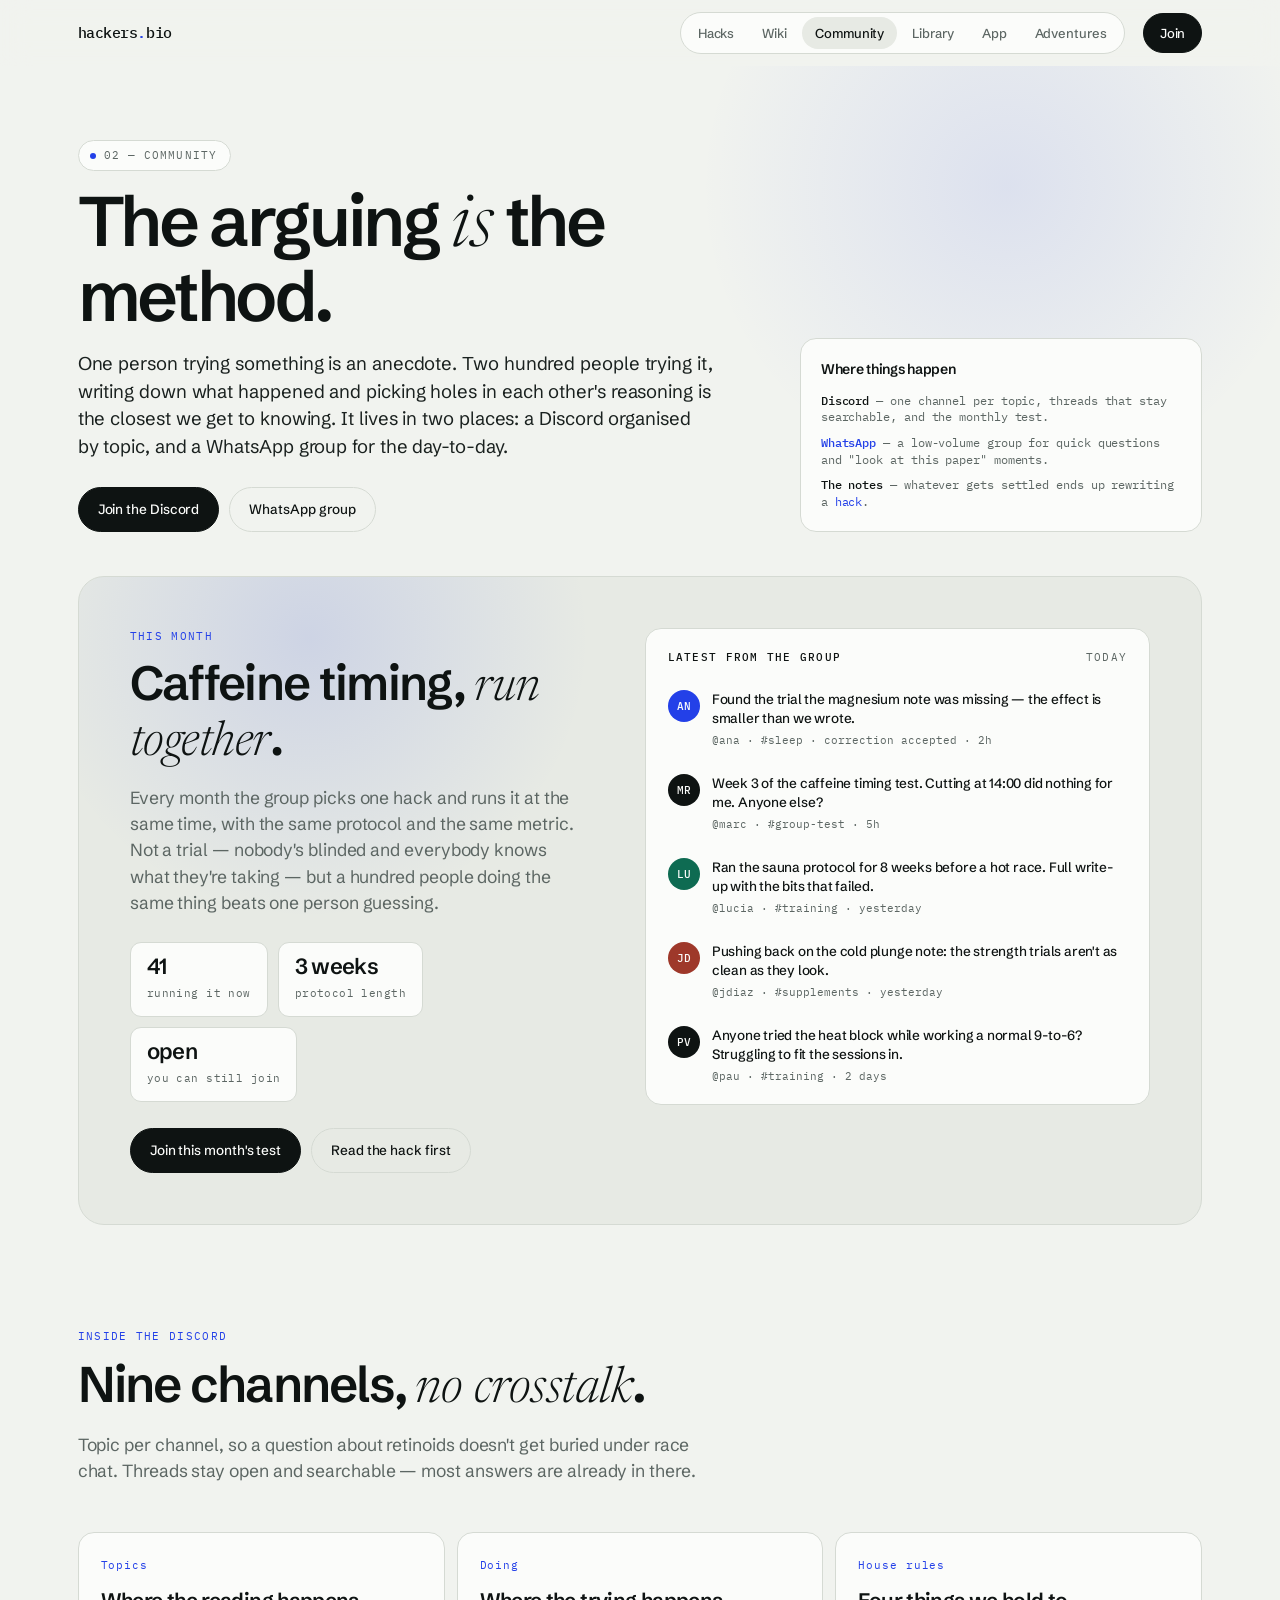
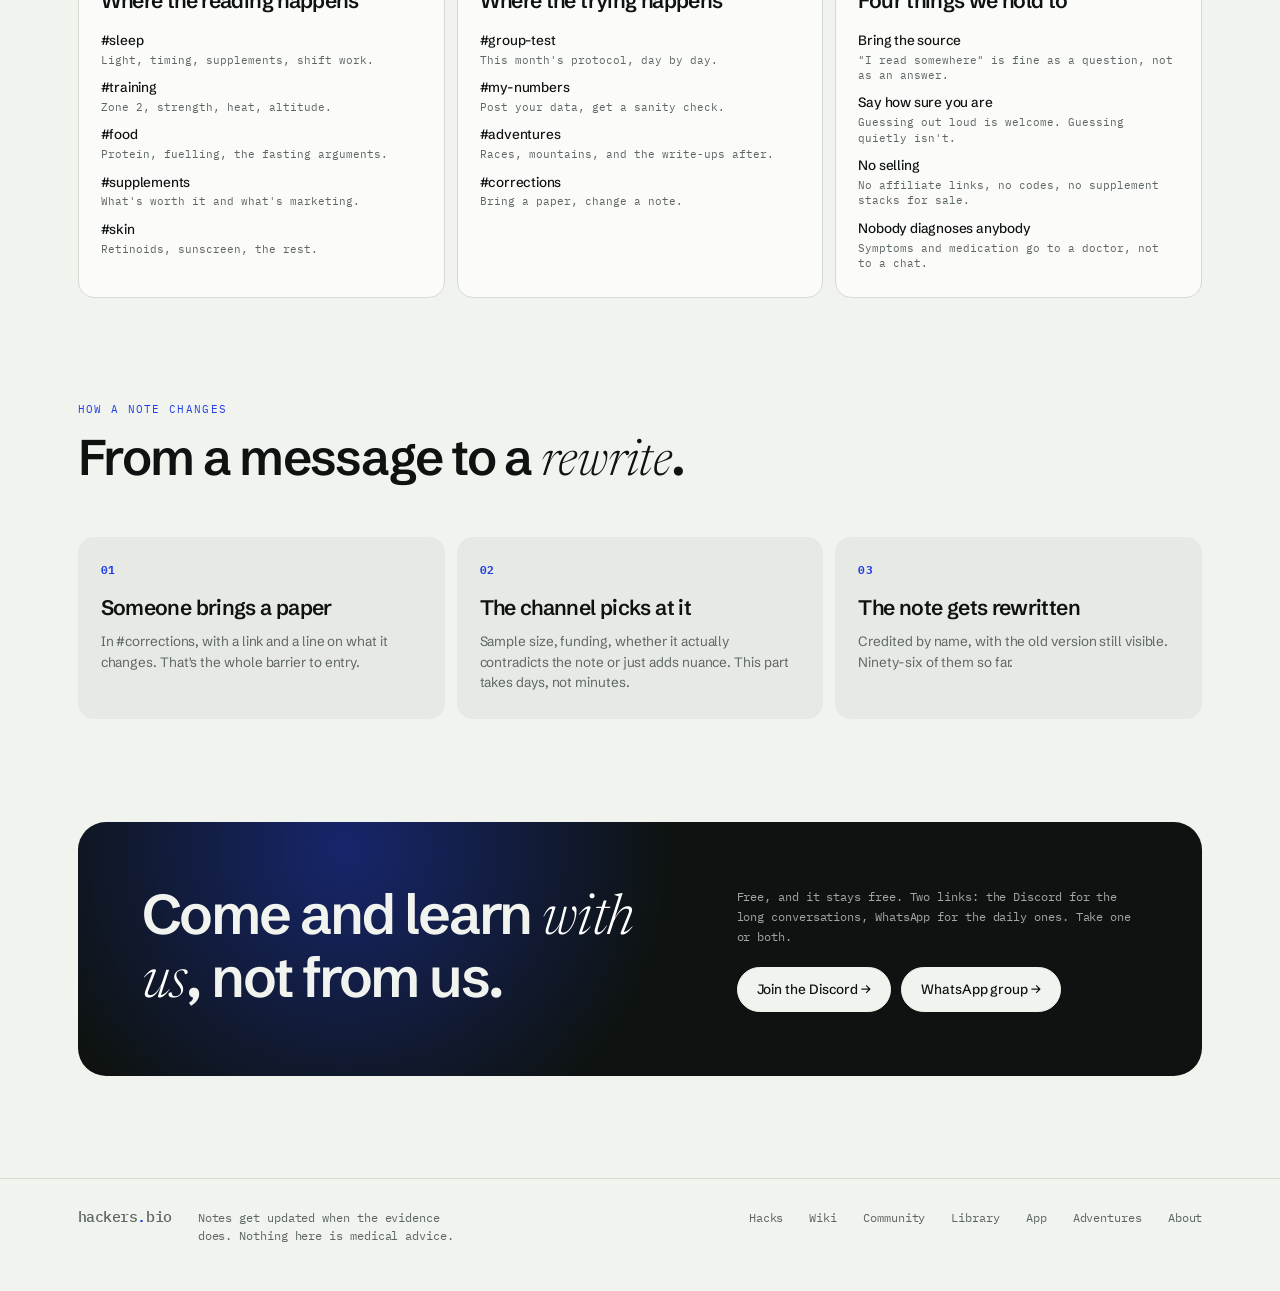
<file: files/community.html>
<!doctype html>
<html lang="en">
<head>
<meta charset="utf-8">
<meta name="viewport" content="width=device-width, initial-scale=1">
<title>Community — hackers.bio</title>
<meta name="description" content="A Discord organised by topic and a WhatsApp group for the day-to-day, where the hacks get argued with, corrected and tested together.">
<link rel="preconnect" href="https://fonts.googleapis.com">
<link rel="preconnect" href="https://fonts.gstatic.com" crossorigin>
<link href="https://fonts.googleapis.com/css2?family=IBM+Plex+Mono:wght@400;500&family=Newsreader:ital,opsz,wght@1,6..72,300..400&family=Schibsted+Grotesk:wght@400;500;600;700&display=swap" rel="stylesheet">
<link rel="stylesheet" href="styles.css">
</head>
<body>

<header class="masthead">
  <div class="wrap masthead-in">
    <a class="mark" href="index.html">hackers<i>.</i>bio</a>
    <nav>
      <a href="hacks.html">Hacks</a>
      <a href="wiki.html">Wiki</a>
      <a class="is-active" href="community.html">Community</a>
      <a href="library.html">Library</a>
      <a href="app.html">App</a>
      <a href="adventures.html">Adventures</a>
    </nav>
    <a class="btn" href="#join">Join</a>
  </div>
</header>

<main>

  <section class="page-head">
    <div class="wrap page-head-in">
      <div class="rise">
        <p class="eyebrow"><i class="dot"></i>02 — Community</p>
        <h1>The arguing <em class="s">is</em> the method.</h1>
        <p class="lede">One person trying something is an anecdote. Two hundred people trying it, writing down what happened and picking holes in each other's reasoning is the closest we get to knowing. It lives in two places: a Discord organised by topic, and a WhatsApp group for the day-to-day.</p>
        <div class="page-actions">
          <a class="btn" href="#join">Join the Discord</a>
          <a class="btn btn-ghost" href="https://chat.whatsapp.com/GGTQgfyBuD72rGEsPWzJPY" target="_blank" rel="noopener">WhatsApp group</a>
        </div>
      </div>

      <aside class="side-note rise d2">
        <h3>Where things happen</h3>
        <ul>
          <li><b>Discord</b> — one channel per topic, threads that stay searchable, and the monthly test.</li>
          <li><b><a href="https://chat.whatsapp.com/GGTQgfyBuD72rGEsPWzJPY" target="_blank" rel="noopener" style="color:var(--blue);text-decoration:none">WhatsApp</a></b> — a low-volume group for quick questions and "look at this paper" moments.</li>
          <li><b>The notes</b> — whatever gets settled ends up rewriting a <a href="hacks.html" style="color:var(--blue);text-decoration:none">hack</a>.</li>
        </ul>
      </aside>
    </div>
  </section>

  <section class="band tight">
    <div class="wrap">
      <div class="comm">
        <div class="comm-grid">
          <div>
            <p class="figtag">This month</p>
            <h2>Caffeine timing, <em class="s">run together</em>.</h2>
            <p class="lede">Every month the group picks one hack and runs it at the same time, with the same protocol and the same metric. Not a trial — nobody's blinded and everybody knows what they're taking — but a hundred people doing the same thing beats one person guessing.</p>
            <div class="comm-stats">
              <div class="stat"><b>41</b><span>running it now</span></div>
              <div class="stat"><b>3 weeks</b><span>protocol length</span></div>
              <div class="stat"><b>open</b><span>you can still join</span></div>
            </div>
            <div class="comm-actions">
              <a class="btn" href="#join">Join this month's test</a>
              <a class="btn btn-ghost" href="hacks.html">Read the hack first</a>
            </div>
          </div>

          <div class="feed">
            <div class="feed-head"><b>Latest from the group</b><span>Today</span></div>
            <ul>
              <li>
                <span class="who b1" aria-hidden="true">AN</span>
                <div>
                  <p>Found the trial the magnesium note was missing — the effect is smaller than we wrote.</p>
                  <small>@ana · #sleep · correction accepted · 2h</small>
                </div>
              </li>
              <li>
                <span class="who" aria-hidden="true">MR</span>
                <div>
                  <p>Week 3 of the caffeine timing test. Cutting at 14:00 did nothing for me. Anyone else?</p>
                  <small>@marc · #group-test · 5h</small>
                </div>
              </li>
              <li>
                <span class="who b2" aria-hidden="true">LU</span>
                <div>
                  <p>Ran the sauna protocol for 8 weeks before a hot race. Full write-up with the bits that failed.</p>
                  <small>@lucia · #training · yesterday</small>
                </div>
              </li>
              <li>
                <span class="who b3" aria-hidden="true">JD</span>
                <div>
                  <p>Pushing back on the cold plunge note: the strength trials aren't as clean as they look.</p>
                  <small>@jdiaz · #supplements · yesterday</small>
                </div>
              </li>
              <li>
                <span class="who" aria-hidden="true">PV</span>
                <div>
                  <p>Anyone tried the heat block while working a normal 9-to-6? Struggling to fit the sessions in.</p>
                  <small>@pau · #training · 2 days</small>
                </div>
              </li>
            </ul>
          </div>
        </div>
      </div>
    </div>
  </section>

  <section class="band tight">
    <div class="wrap">
      <div class="band-head">
        <p class="figtag">Inside the Discord</p>
        <h2 class="h2">Nine channels, <em class="s">no crosstalk</em>.</h2>
        <p class="lede">Topic per channel, so a question about retinoids doesn't get buried under race chat. Threads stay open and searchable — most answers are already in there.</p>
      </div>

      <div class="grid-3">
        <div class="panel">
          <span class="kicker">Topics</span>
          <h3>Where the reading happens</h3>
          <ul>
            <li>#sleep<span>Light, timing, supplements, shift work.</span></li>
            <li>#training<span>Zone 2, strength, heat, altitude.</span></li>
            <li>#food<span>Protein, fuelling, the fasting arguments.</span></li>
            <li>#supplements<span>What's worth it and what's marketing.</span></li>
            <li>#skin<span>Retinoids, sunscreen, the rest.</span></li>
          </ul>
        </div>
        <div class="panel">
          <span class="kicker">Doing</span>
          <h3>Where the trying happens</h3>
          <ul>
            <li>#group-test<span>This month's protocol, day by day.</span></li>
            <li>#my-numbers<span>Post your data, get a sanity check.</span></li>
            <li>#adventures<span>Races, mountains, and the write-ups after.</span></li>
            <li>#corrections<span>Bring a paper, change a note.</span></li>
          </ul>
        </div>
        <div class="panel">
          <span class="kicker">House rules</span>
          <h3>Four things we hold to</h3>
          <ul>
            <li>Bring the source<span>"I read somewhere" is fine as a question, not as an answer.</span></li>
            <li>Say how sure you are<span>Guessing out loud is welcome. Guessing quietly isn't.</span></li>
            <li>No selling<span>No affiliate links, no codes, no supplement stacks for sale.</span></li>
            <li>Nobody diagnoses anybody<span>Symptoms and medication go to a doctor, not to a chat.</span></li>
          </ul>
        </div>
      </div>
    </div>
  </section>

  <section class="band tight">
    <div class="wrap">
      <div class="band-head">
        <p class="figtag">How a note changes</p>
        <h2 class="h2">From a message to a <em class="s">rewrite</em>.</h2>
      </div>
      <div class="stance">
        <div>
          <b>01</b>
          <h3>Someone brings a paper</h3>
          <p>In #corrections, with a link and a line on what it changes. That's the whole barrier to entry.</p>
        </div>
        <div>
          <b>02</b>
          <h3>The channel picks at it</h3>
          <p>Sample size, funding, whether it actually contradicts the note or just adds nuance. This part takes days, not minutes.</p>
        </div>
        <div>
          <b>03</b>
          <h3>The note gets rewritten</h3>
          <p>Credited by name, with the old version still visible. Ninety-six of them so far.</p>
        </div>
      </div>
    </div>
  </section>

  <section class="close" id="join">
    <div class="wrap">
      <div class="close-inner">
        <div class="close-grid">
          <h2>Come and learn <em class="s">with us</em>, not from us.</h2>
          <div>
            <p>Free, and it stays free. Two links: the Discord for the long conversations, WhatsApp for the daily ones. Take one or both.</p>
            <div style="display:flex;flex-wrap:wrap;gap:10px">
              <a class="btn" href="#join">Join the Discord →</a>
              <a class="btn" href="https://chat.whatsapp.com/GGTQgfyBuD72rGEsPWzJPY" target="_blank" rel="noopener">WhatsApp group →</a>
            </div>
          </div>
        </div>
      </div>
    </div>
  </section>

</main>

<footer>
  <div class="wrap foot">
    <a class="mark" href="index.html">hackers<i>.</i>bio</a>
    <p>Notes get updated when the evidence does. Nothing here is medical advice.</p>
    <span class="spacer"></span>
    <a href="hacks.html">Hacks</a>
    <a href="wiki.html">Wiki</a>
    <a href="community.html">Community</a>
    <a href="library.html">Library</a>
    <a href="app.html">App</a>
    <a href="adventures.html">Adventures</a>
    <a href="about.html">About</a>
  </div>
</footer>

</body>
</html>
</file>
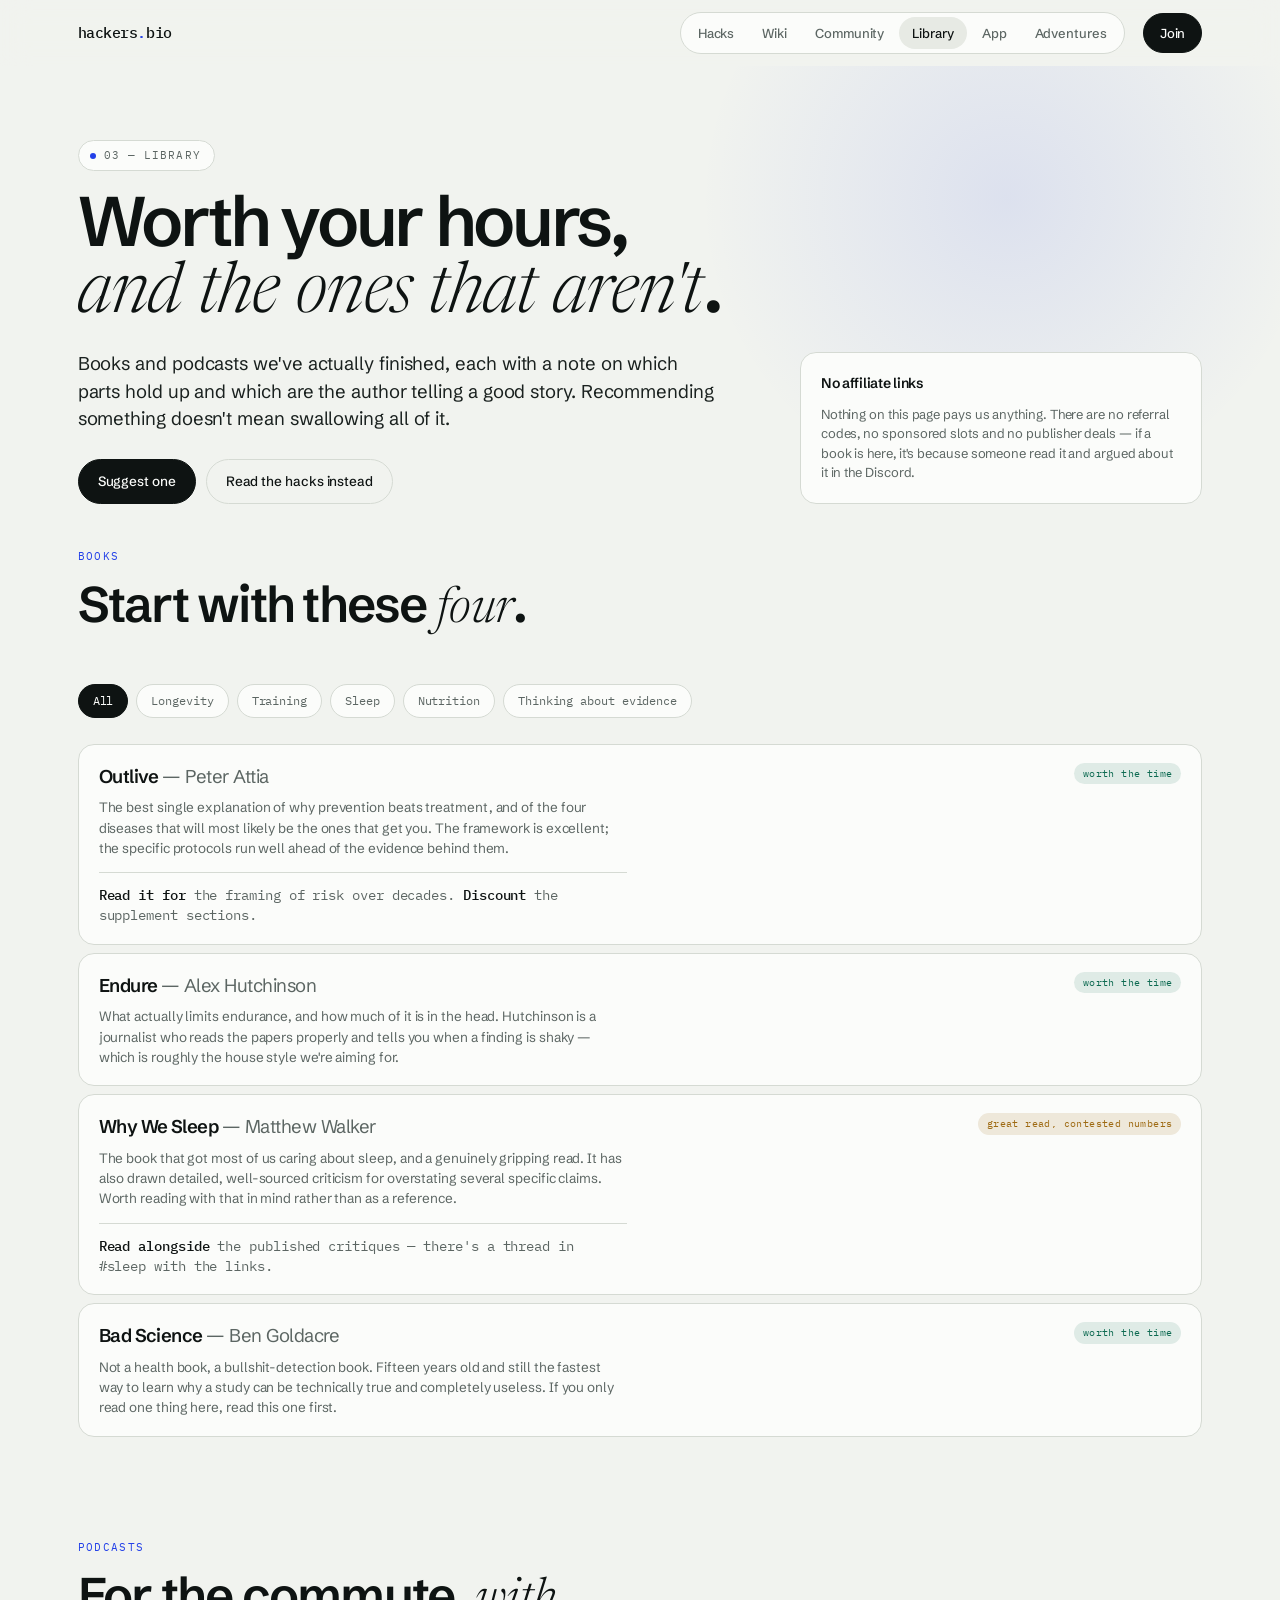
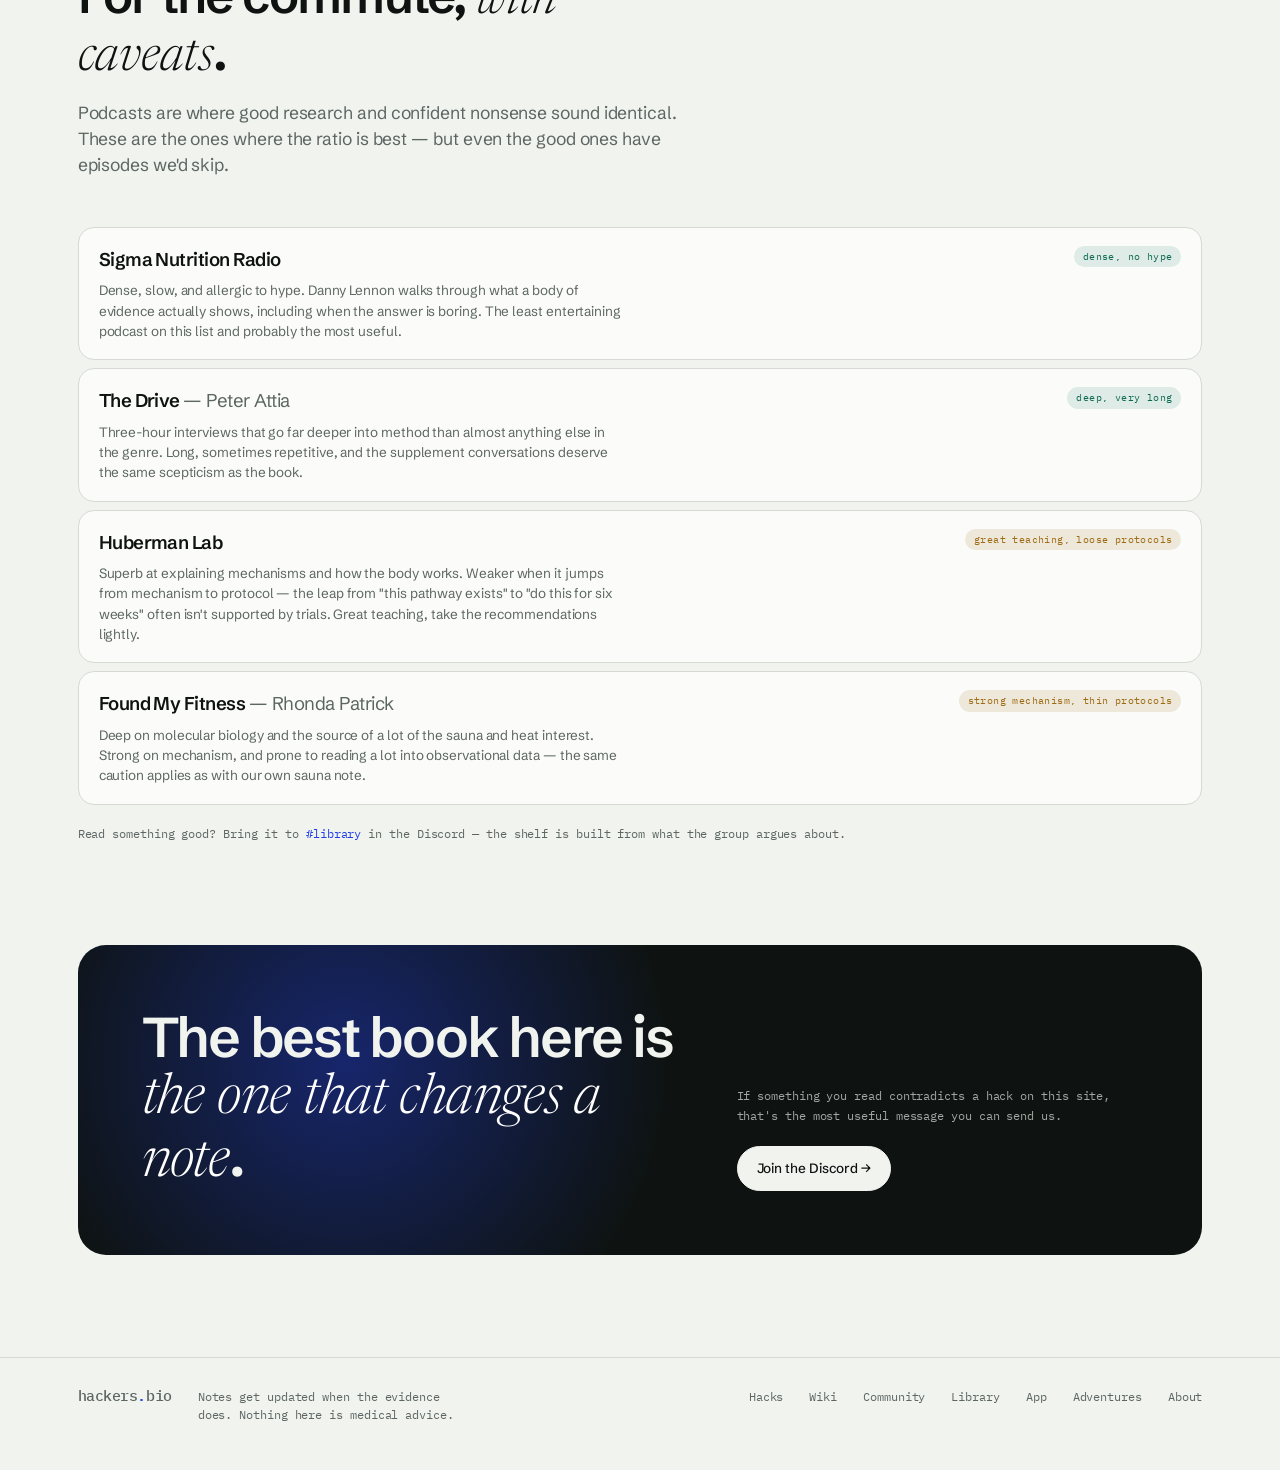
<file: files/library.html>
<!doctype html>
<html lang="en">
<head>
<meta charset="utf-8">
<meta name="viewport" content="width=device-width, initial-scale=1">
<title>Library — hackers.bio</title>
<meta name="description" content="Books and podcasts worth your hours, with an honest note on each: which parts hold up and which are the author selling a story.">
<link rel="preconnect" href="https://fonts.googleapis.com">
<link rel="preconnect" href="https://fonts.gstatic.com" crossorigin>
<link href="https://fonts.googleapis.com/css2?family=IBM+Plex+Mono:wght@400;500&family=Newsreader:ital,opsz,wght@1,6..72,300..400&family=Schibsted+Grotesk:wght@400;500;600;700&display=swap" rel="stylesheet">
<link rel="stylesheet" href="styles.css">
</head>
<body>

<header class="masthead">
  <div class="wrap masthead-in">
    <a class="mark" href="index.html">hackers<i>.</i>bio</a>
    <nav>
      <a href="hacks.html">Hacks</a>
      <a href="wiki.html">Wiki</a>
      <a href="community.html">Community</a>
      <a class="is-active" href="library.html">Library</a>
      <a href="app.html">App</a>
      <a href="adventures.html">Adventures</a>
    </nav>
    <a class="btn" href="community.html">Join</a>
  </div>
</header>

<main>

  <section class="page-head">
    <div class="wrap page-head-in">
      <div class="rise">
        <p class="eyebrow"><i class="dot"></i>03 — Library</p>
        <h1>Worth your hours, <em class="s">and the ones that aren't</em>.</h1>
        <p class="lede">Books and podcasts we've actually finished, each with a note on which parts hold up and which are the author telling a good story. Recommending something doesn't mean swallowing all of it.</p>
        <div class="page-actions">
          <a class="btn" href="community.html">Suggest one</a>
          <a class="btn btn-ghost" href="hacks.html">Read the hacks instead</a>
        </div>
      </div>

      <aside class="side-note rise d2">
        <h3>No affiliate links</h3>
        <p>Nothing on this page pays us anything. There are no referral codes, no sponsored slots and no publisher deals — if a book is here, it's because someone read it and argued about it in the Discord.</p>
      </aside>
    </div>
  </section>

  <section class="band tight">
    <div class="wrap">
      <div class="band-head">
        <p class="figtag">Books</p>
        <h2 class="h2">Start with these <em class="s">four</em>.</h2>
      </div>

      <div class="chips">
        <a class="chip is-on" href="library.html">All</a>
        <a class="chip" href="library.html">Longevity</a>
        <a class="chip" href="library.html">Training</a>
        <a class="chip" href="library.html">Sleep</a>
        <a class="chip" href="library.html">Nutrition</a>
        <a class="chip" href="library.html">Thinking about evidence</a>
      </div>

      <div class="list">

        <a class="item" href="library.html">
          <div>
            <h3>Outlive <span style="font-weight:400;color:var(--ink-soft)">— Peter Attia</span></h3>
            <p>The best single explanation of why prevention beats treatment, and of the four diseases that will most likely be the ones that get you. The framework is excellent; the specific protocols run well ahead of the evidence behind them.</p>
          </div>
          <div class="item-side item-meta"><span class="tag known">worth the time</span></div>
          <p class="item-note"><b>Read it for</b> the framing of risk over decades. <b>Discount</b> the supplement sections.</p>
        </a>

        <a class="item" href="library.html">
          <div>
            <h3>Endure <span style="font-weight:400;color:var(--ink-soft)">— Alex Hutchinson</span></h3>
            <p>What actually limits endurance, and how much of it is in the head. Hutchinson is a journalist who reads the papers properly and tells you when a finding is shaky — which is roughly the house style we're aiming for.</p>
          </div>
          <div class="item-side item-meta"><span class="tag known">worth the time</span></div>
        </a>

        <a class="item" href="library.html">
          <div>
            <h3>Why We Sleep <span style="font-weight:400;color:var(--ink-soft)">— Matthew Walker</span></h3>
            <p>The book that got most of us caring about sleep, and a genuinely gripping read. It has also drawn detailed, well-sourced criticism for overstating several specific claims. Worth reading with that in mind rather than as a reference.</p>
          </div>
          <div class="item-side item-meta"><span class="tag mixed">great read, contested numbers</span></div>
          <p class="item-note"><b>Read alongside</b> the published critiques — there's a thread in #sleep with the links.</p>
        </a>

        <a class="item" href="library.html">
          <div>
            <h3>Bad Science <span style="font-weight:400;color:var(--ink-soft)">— Ben Goldacre</span></h3>
            <p>Not a health book, a bullshit-detection book. Fifteen years old and still the fastest way to learn why a study can be technically true and completely useless. If you only read one thing here, read this one first.</p>
          </div>
          <div class="item-side item-meta"><span class="tag known">worth the time</span></div>
        </a>

      </div>
    </div>
  </section>

  <section class="band tight">
    <div class="wrap">
      <div class="band-head">
        <p class="figtag">Podcasts</p>
        <h2 class="h2">For the commute, <em class="s">with caveats</em>.</h2>
        <p class="lede">Podcasts are where good research and confident nonsense sound identical. These are the ones where the ratio is best — but even the good ones have episodes we'd skip.</p>
      </div>

      <div class="list">

        <a class="item" href="library.html">
          <div>
            <h3>Sigma Nutrition Radio</h3>
            <p>Dense, slow, and allergic to hype. Danny Lennon walks through what a body of evidence actually shows, including when the answer is boring. The least entertaining podcast on this list and probably the most useful.</p>
          </div>
          <div class="item-side item-meta"><span class="tag known">dense, no hype</span></div>
        </a>

        <a class="item" href="library.html">
          <div>
            <h3>The Drive <span style="font-weight:400;color:var(--ink-soft)">— Peter Attia</span></h3>
            <p>Three-hour interviews that go far deeper into method than almost anything else in the genre. Long, sometimes repetitive, and the supplement conversations deserve the same scepticism as the book.</p>
          </div>
          <div class="item-side item-meta"><span class="tag known">deep, very long</span></div>
        </a>

        <a class="item" href="library.html">
          <div>
            <h3>Huberman Lab</h3>
            <p>Superb at explaining mechanisms and how the body works. Weaker when it jumps from mechanism to protocol — the leap from "this pathway exists" to "do this for six weeks" often isn't supported by trials. Great teaching, take the recommendations lightly.</p>
          </div>
          <div class="item-side item-meta"><span class="tag mixed">great teaching, loose protocols</span></div>
        </a>

        <a class="item" href="library.html">
          <div>
            <h3>Found My Fitness <span style="font-weight:400;color:var(--ink-soft)">— Rhonda Patrick</span></h3>
            <p>Deep on molecular biology and the source of a lot of the sauna and heat interest. Strong on mechanism, and prone to reading a lot into observational data — the same caution applies as with our own sauna note.</p>
          </div>
          <div class="item-side item-meta"><span class="tag mixed">strong mechanism, thin protocols</span></div>
        </a>

      </div>

      <p class="aside-line">Read something good? Bring it to <a href="community.html">#library</a> in the Discord — the shelf is built from what the group argues about.</p>
    </div>
  </section>

  <section class="close">
    <div class="wrap">
      <div class="close-inner">
        <div class="close-grid">
          <h2>The best book here is <em class="s">the one that changes a note</em>.</h2>
          <div>
            <p>If something you read contradicts a hack on this site, that's the most useful message you can send us.</p>
            <a class="btn" href="community.html">Join the Discord →</a>
          </div>
        </div>
      </div>
    </div>
  </section>

</main>

<footer>
  <div class="wrap foot">
    <a class="mark" href="index.html">hackers<i>.</i>bio</a>
    <p>Notes get updated when the evidence does. Nothing here is medical advice.</p>
    <span class="spacer"></span>
    <a href="hacks.html">Hacks</a>
    <a href="wiki.html">Wiki</a>
    <a href="community.html">Community</a>
    <a href="library.html">Library</a>
    <a href="app.html">App</a>
    <a href="adventures.html">Adventures</a>
    <a href="about.html">About</a>
  </div>
</footer>

</body>
</html>
</file>
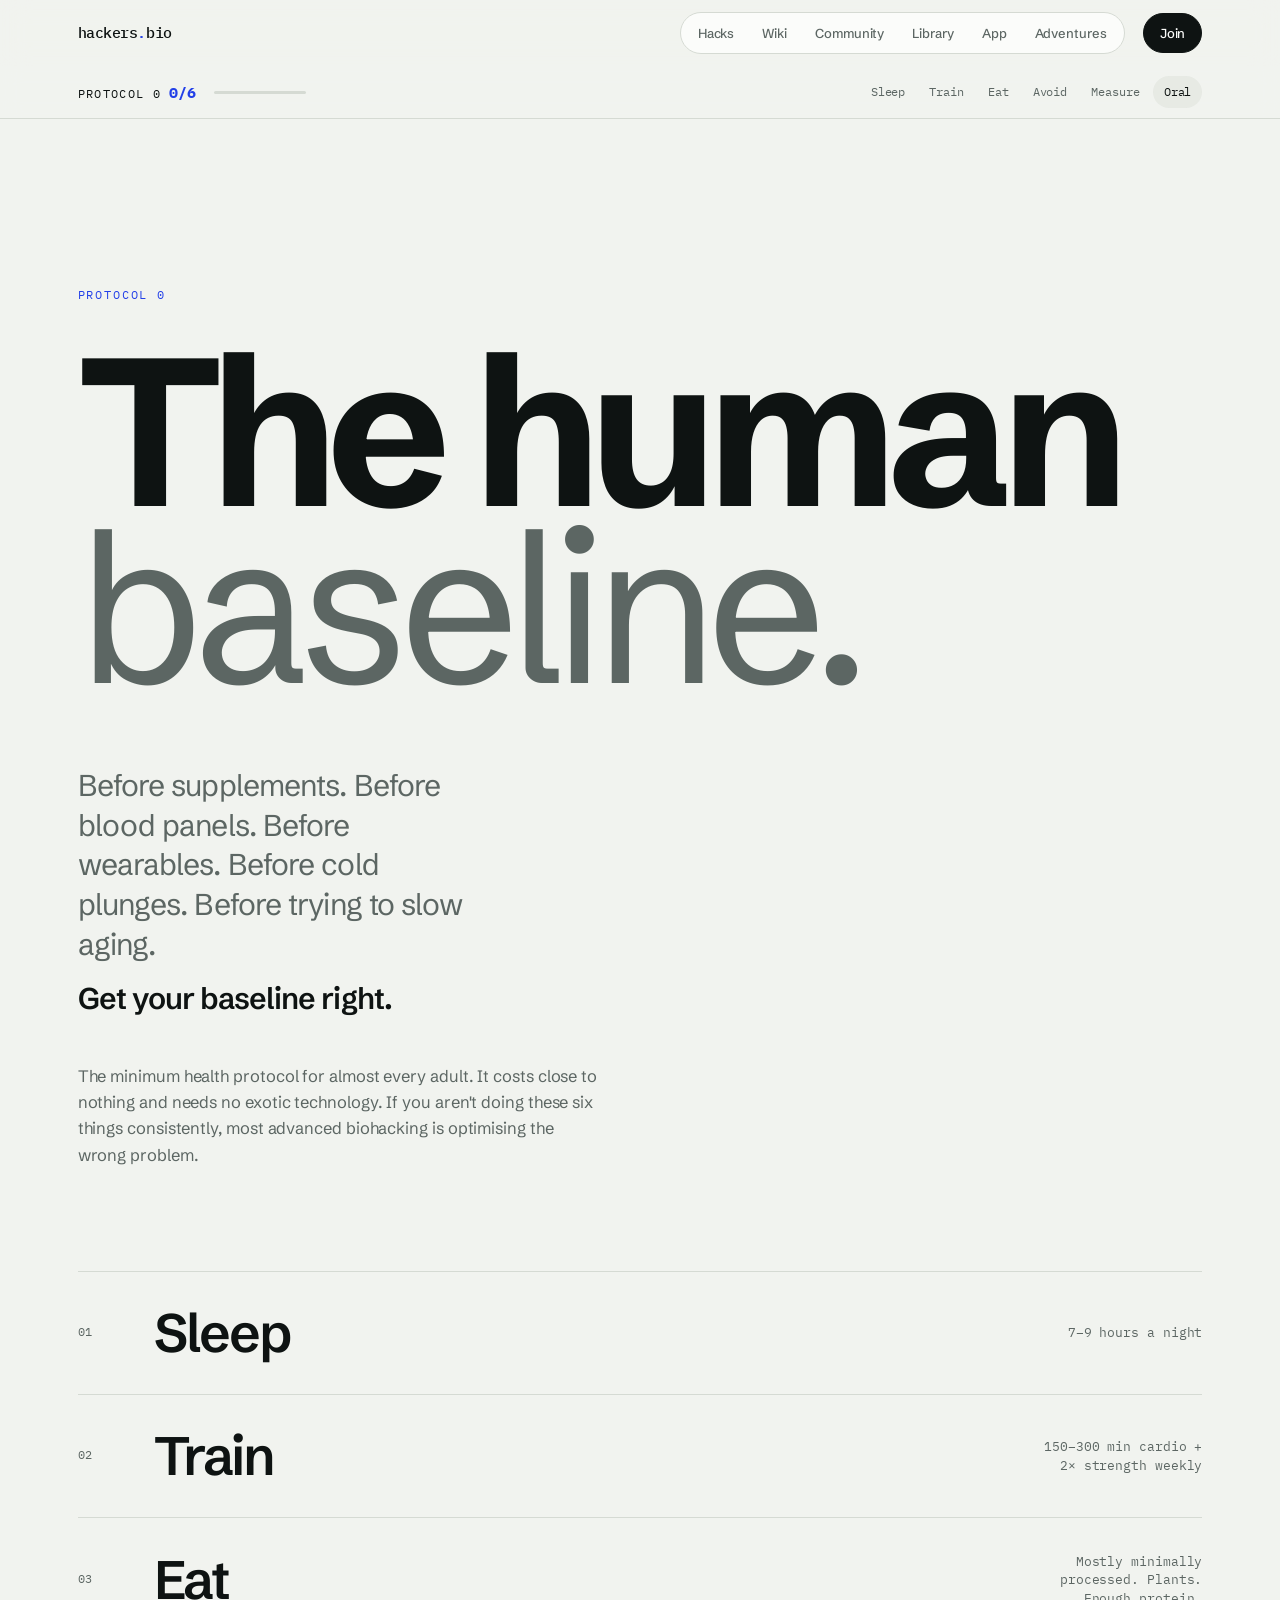
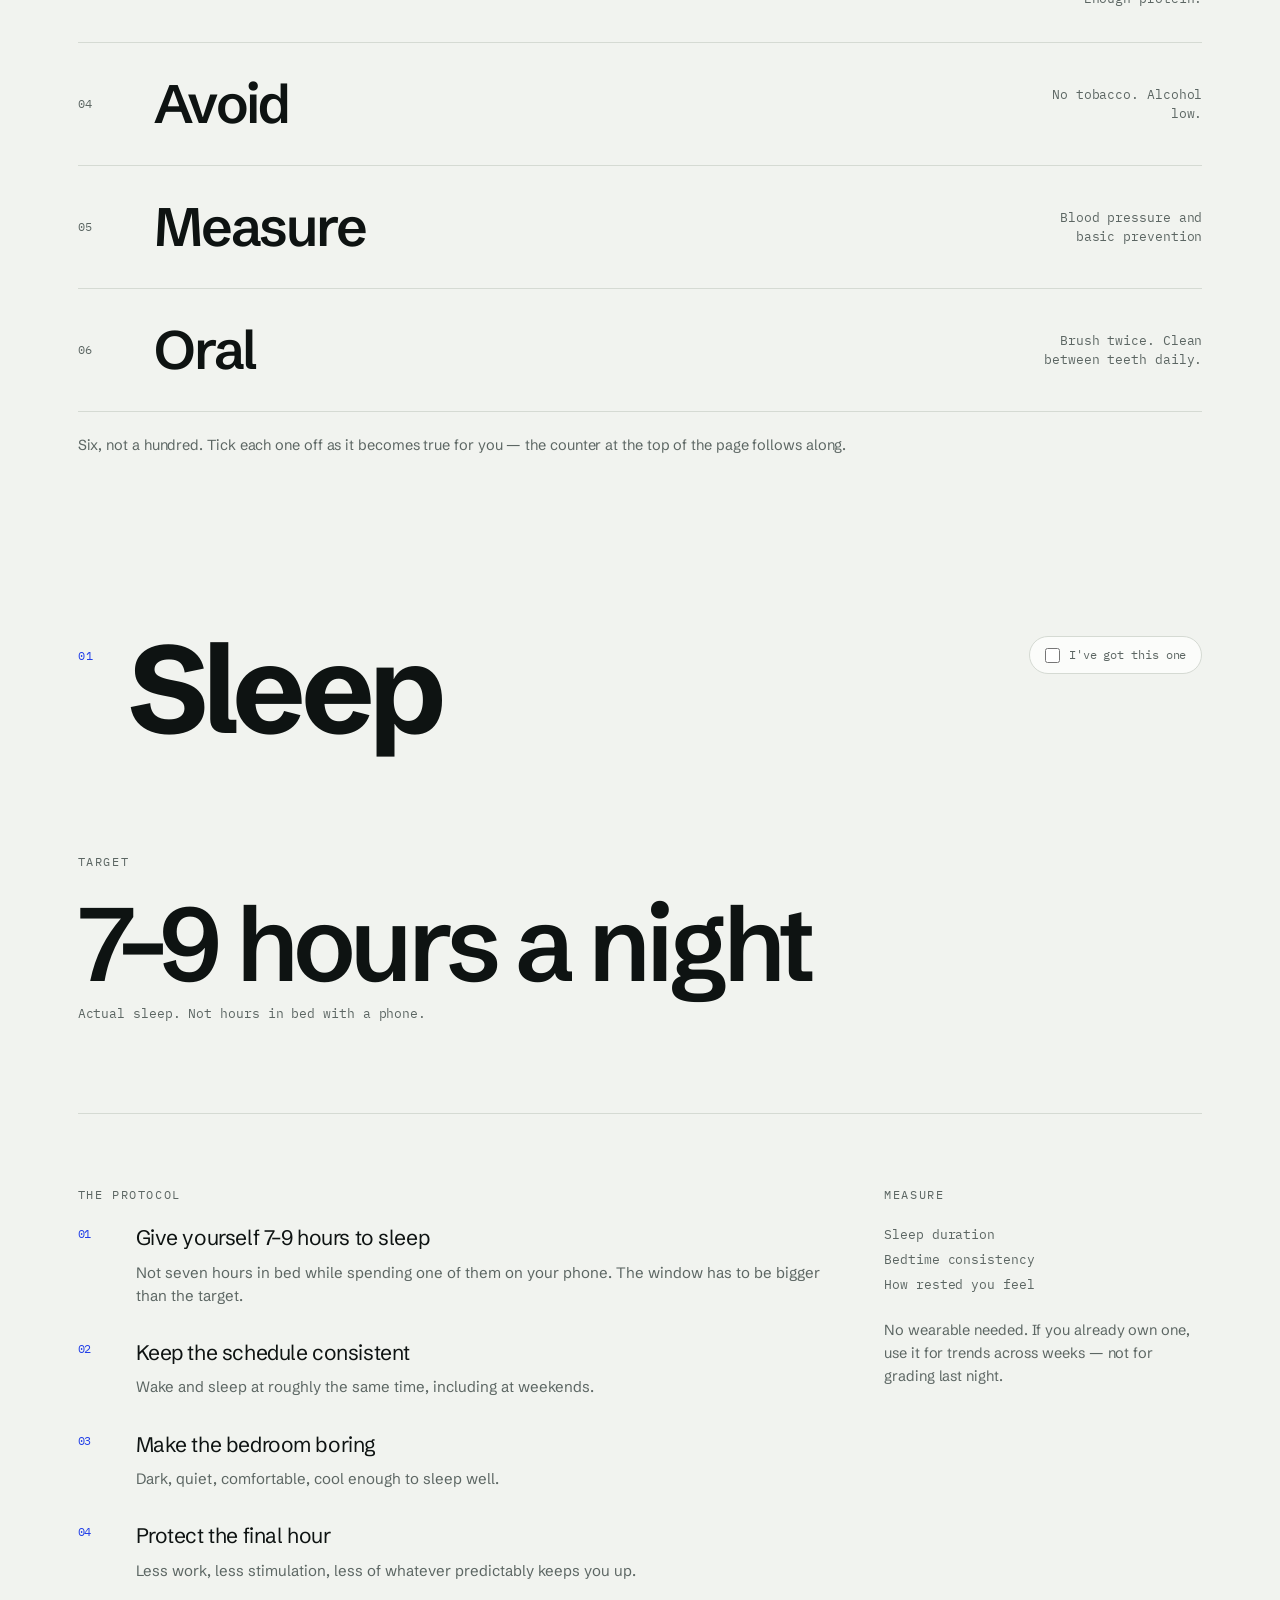
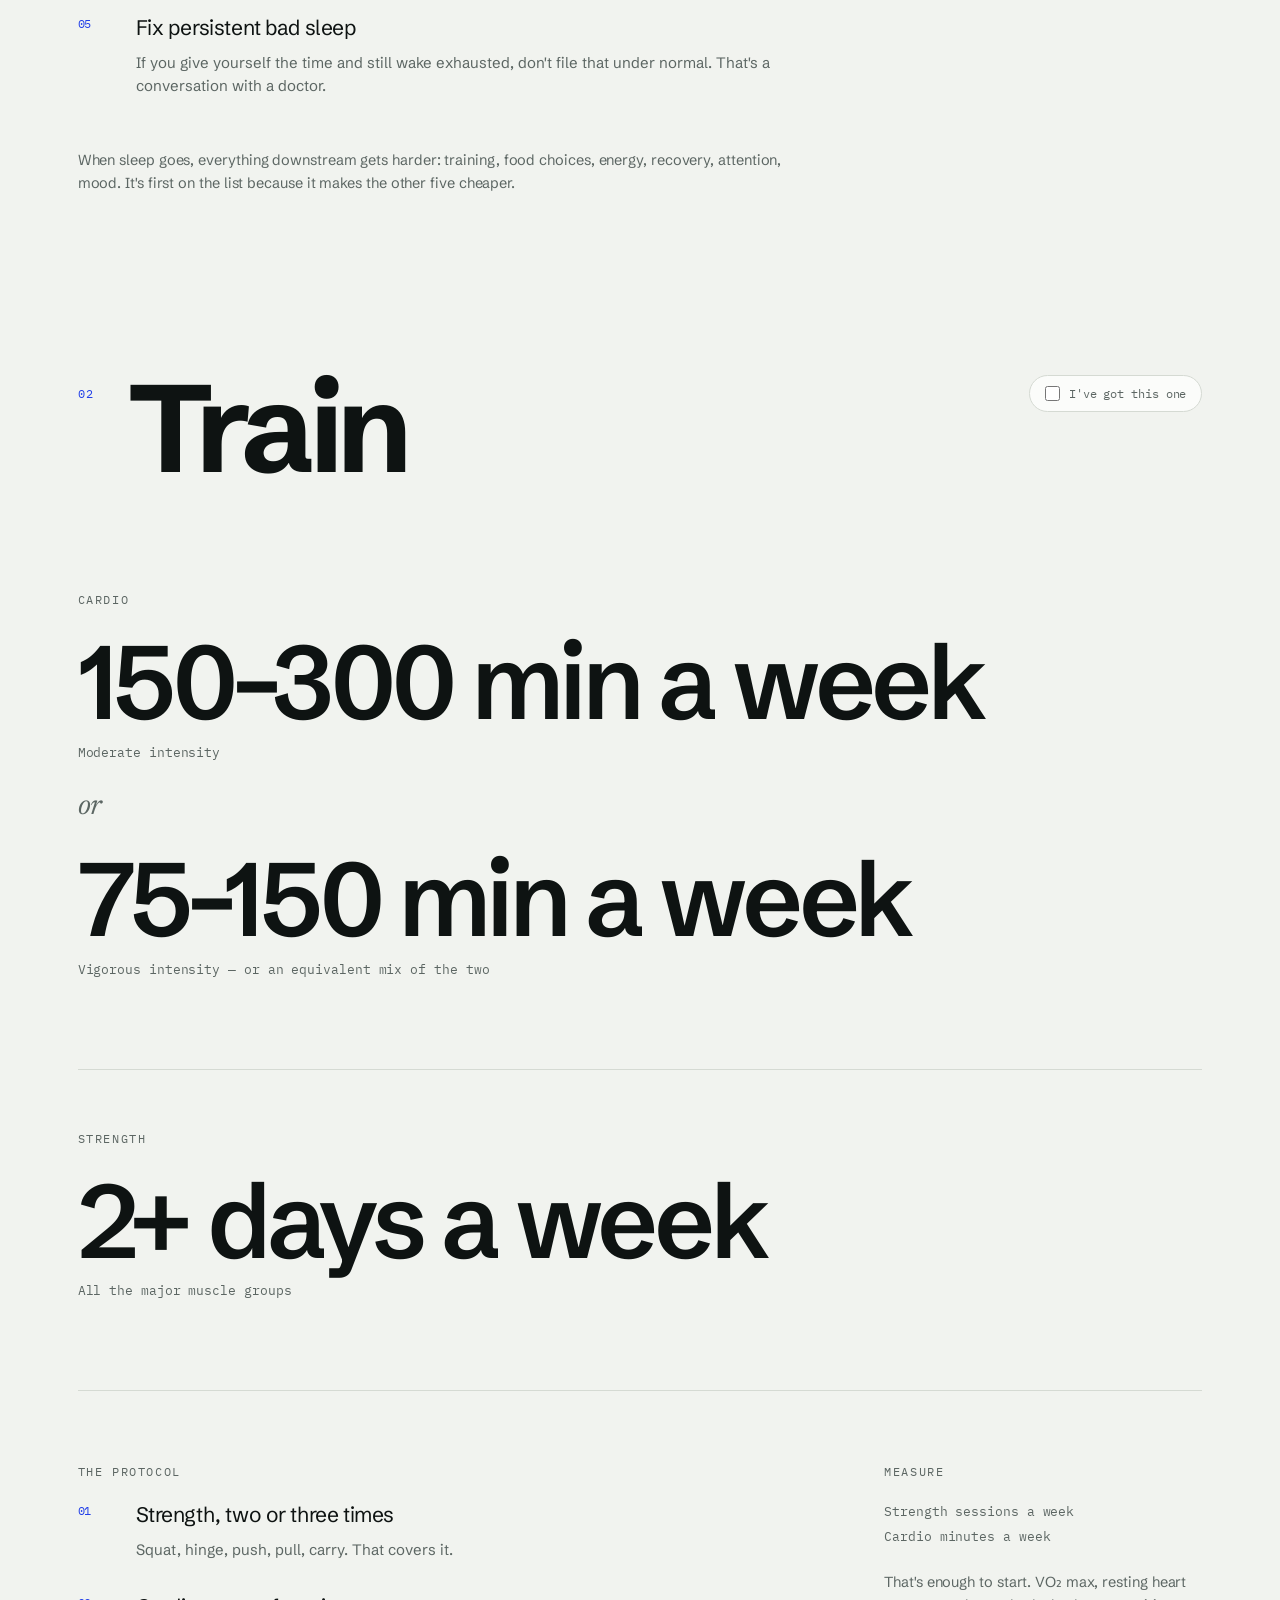
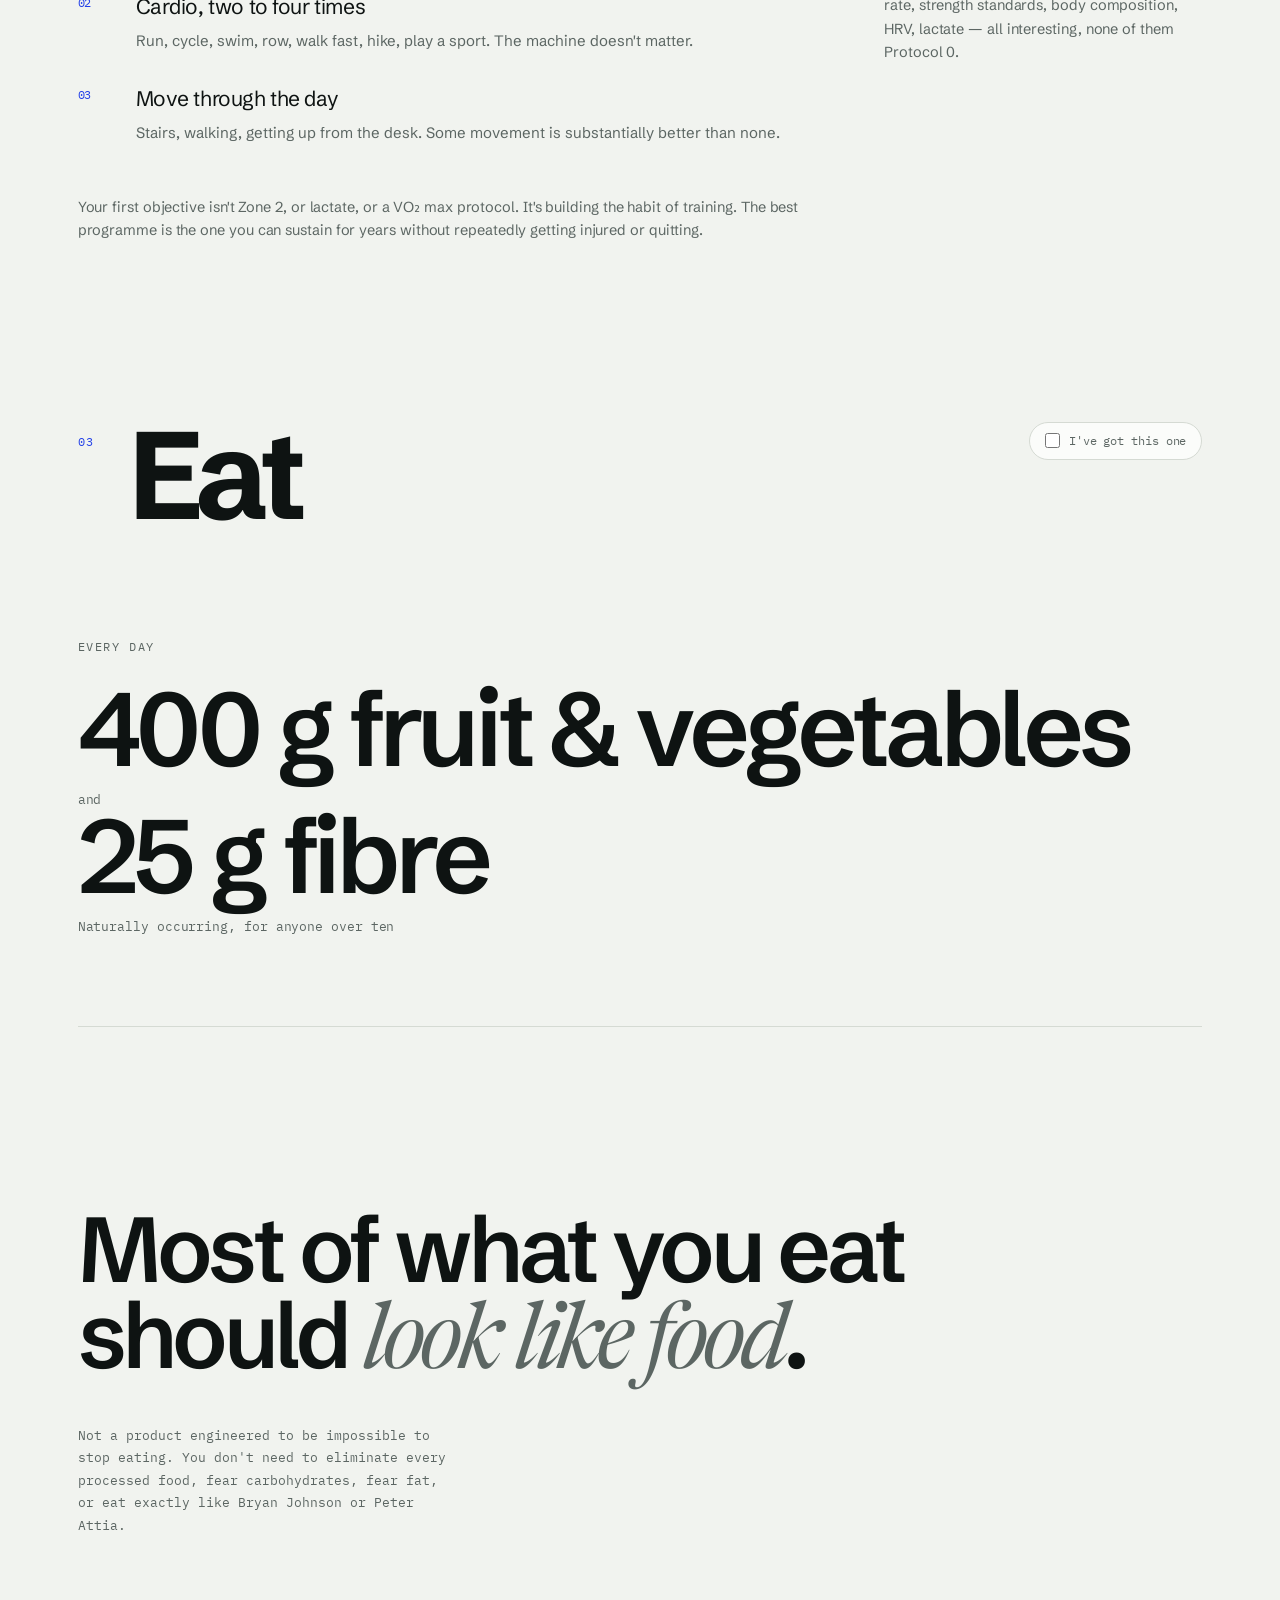
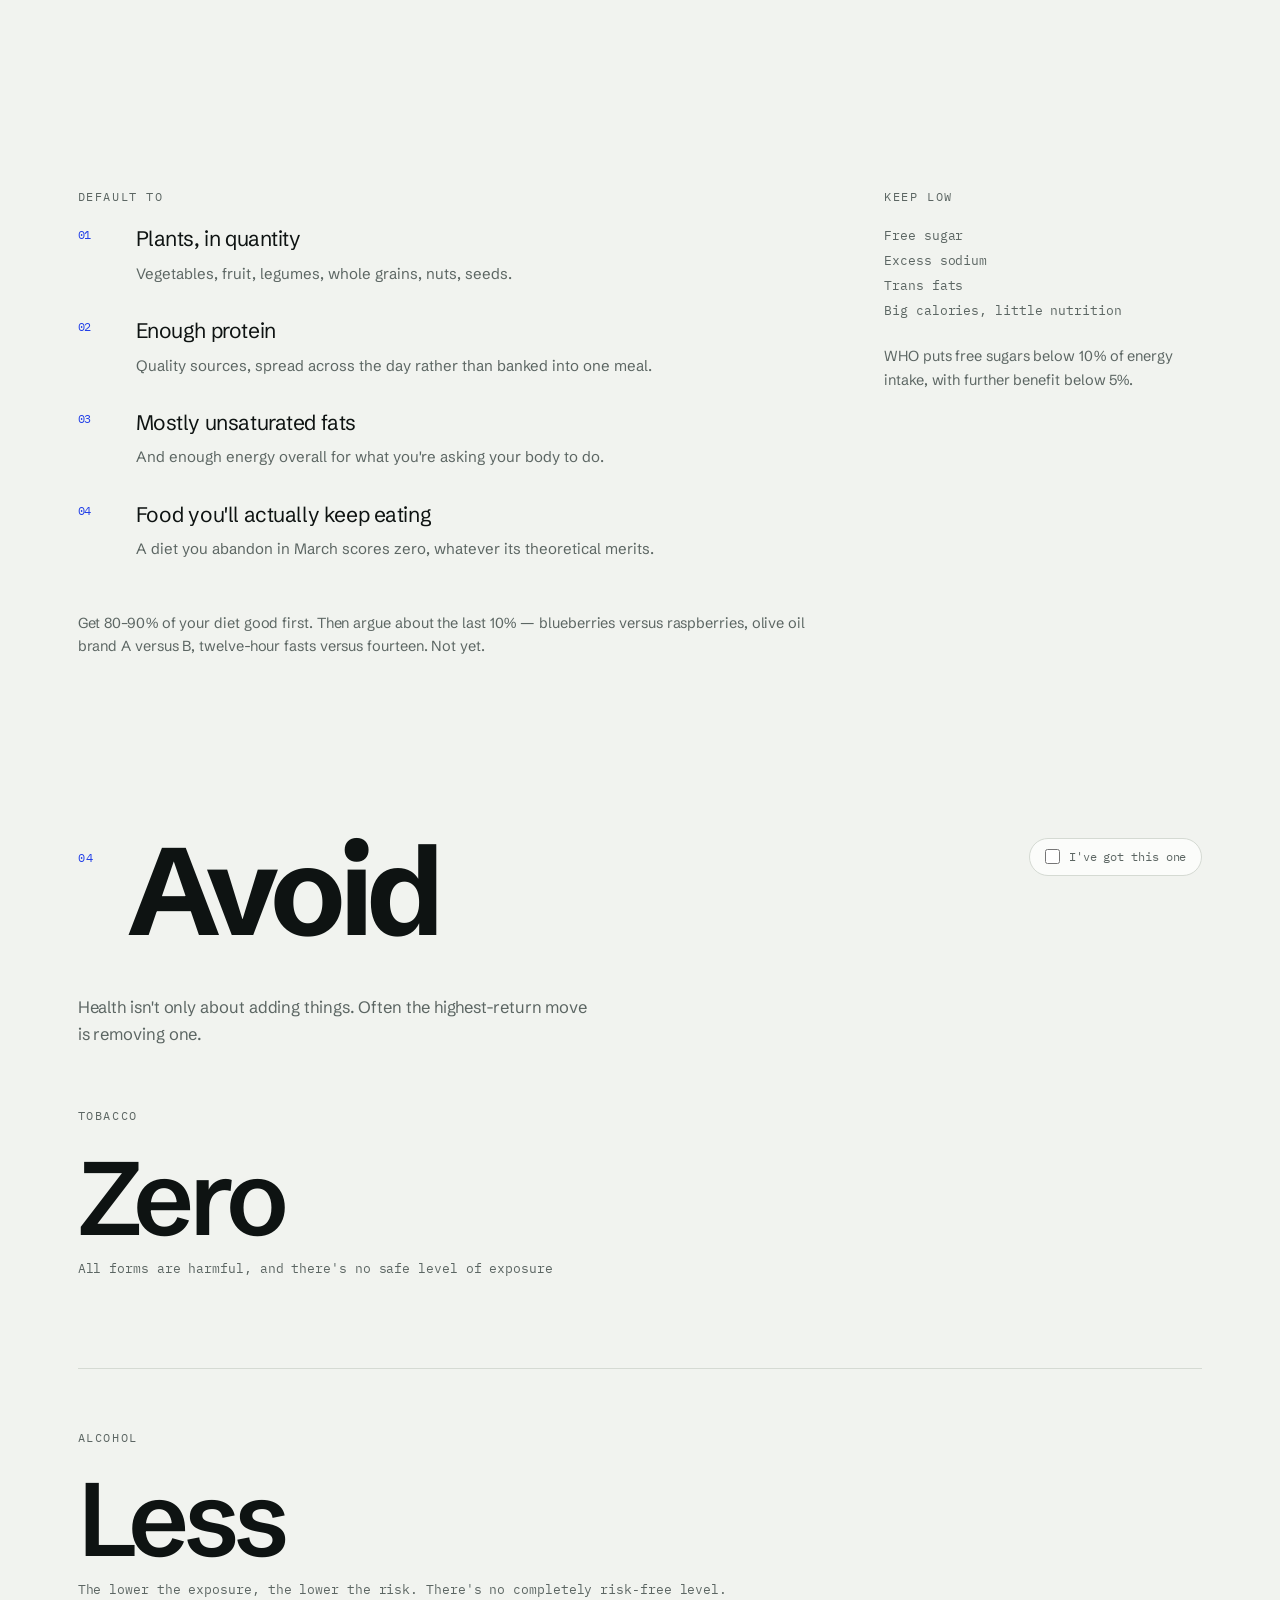
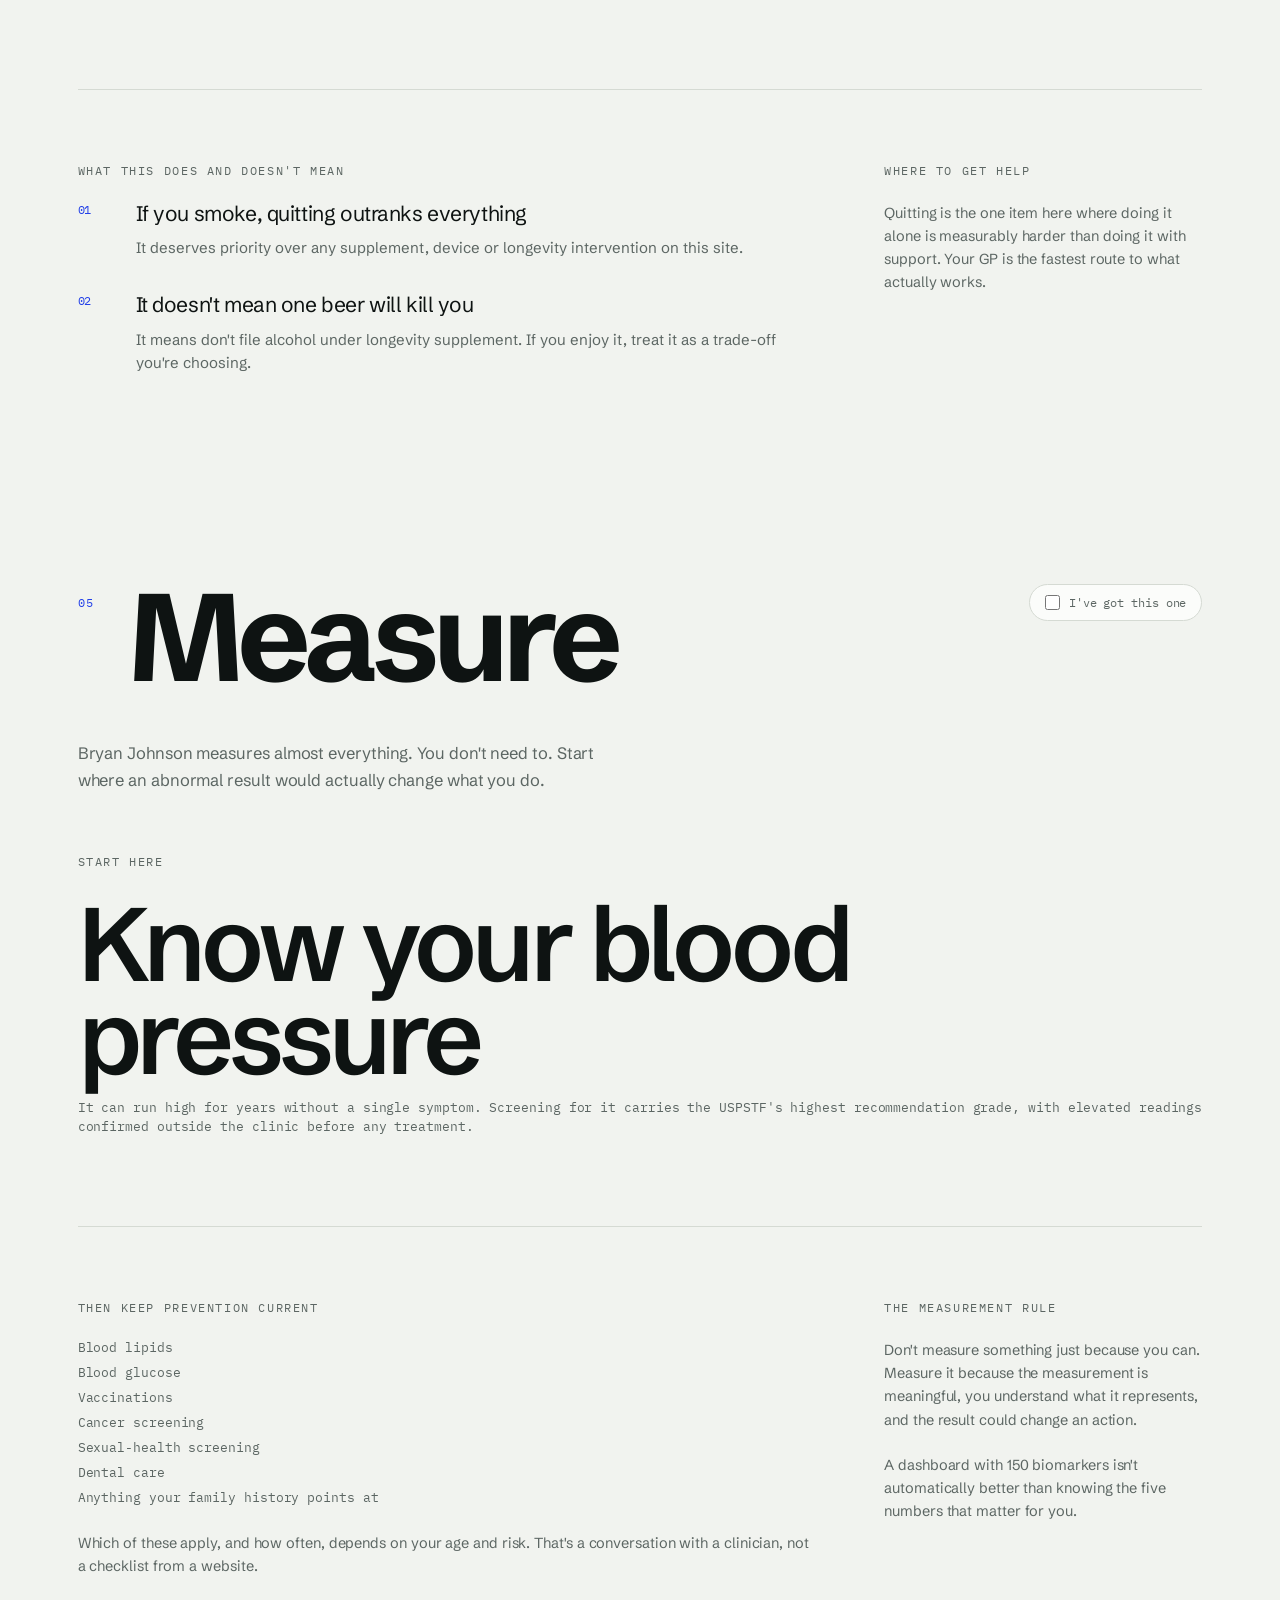
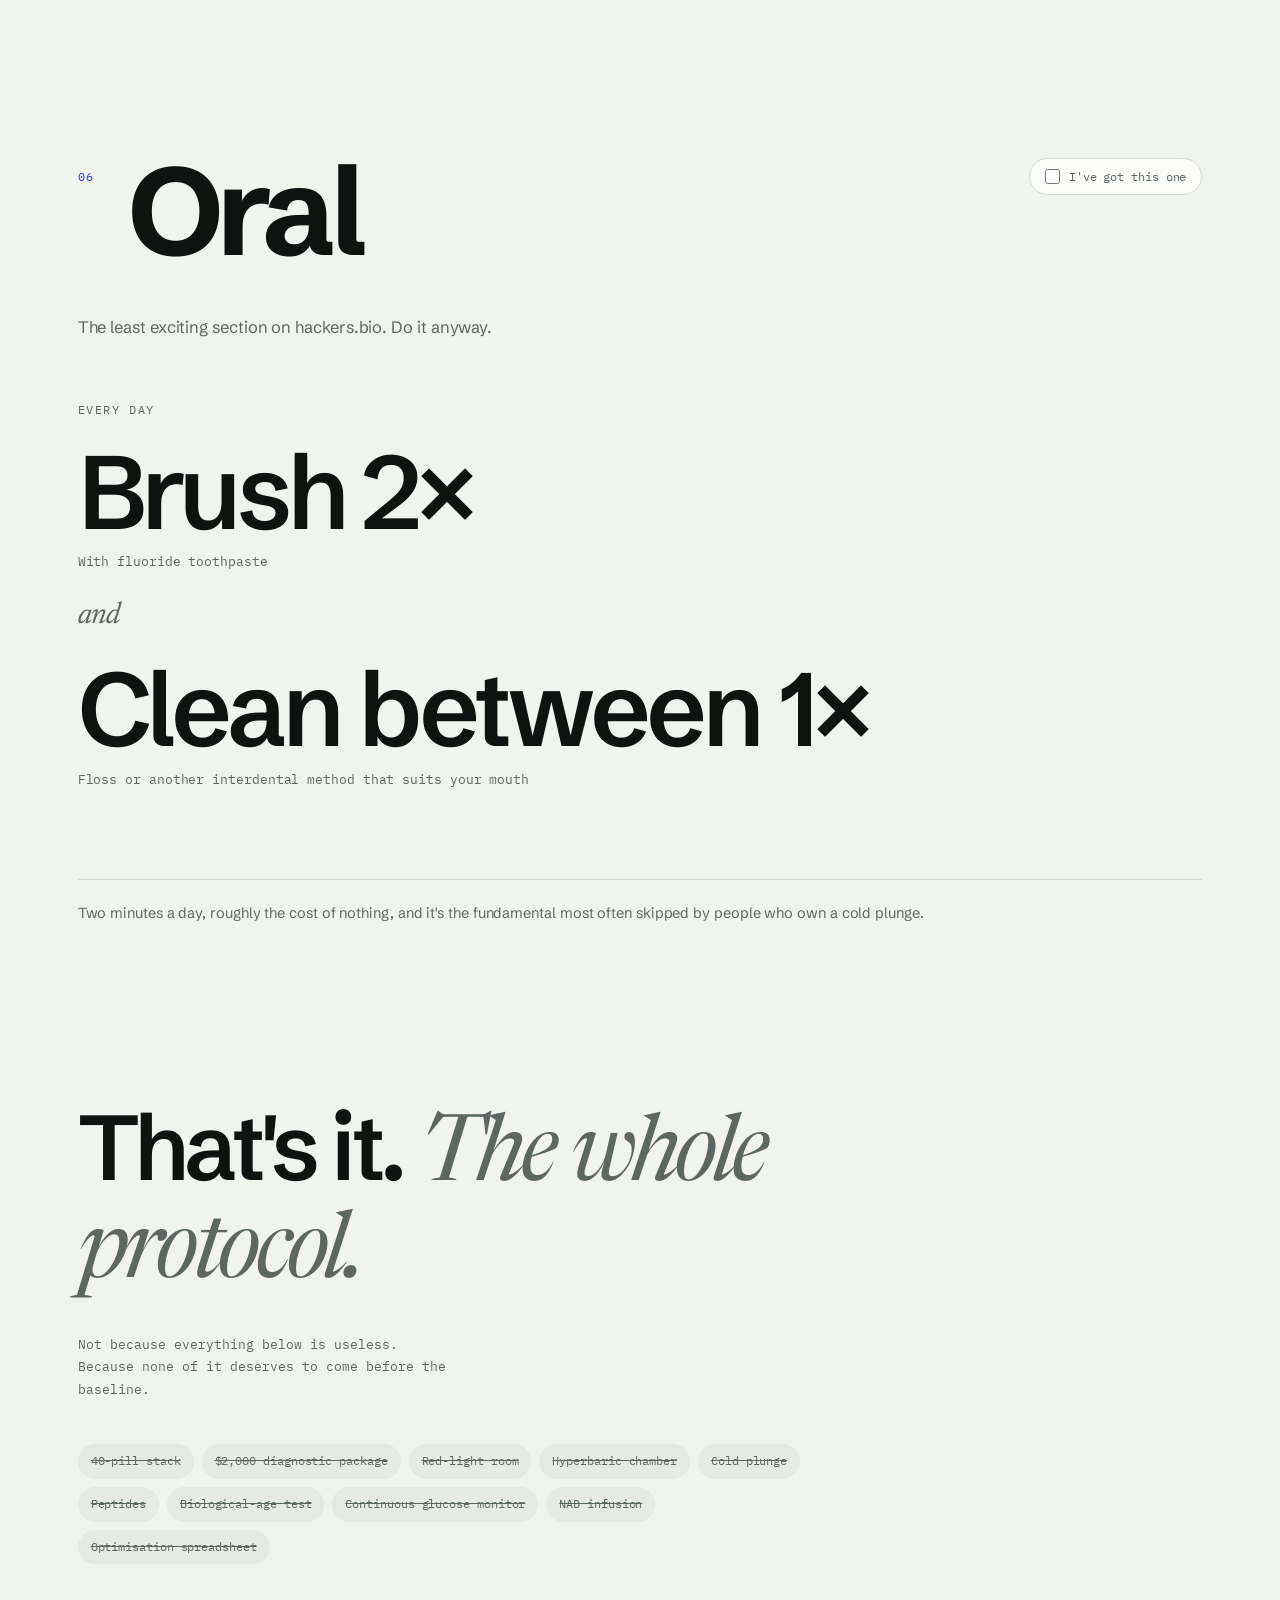
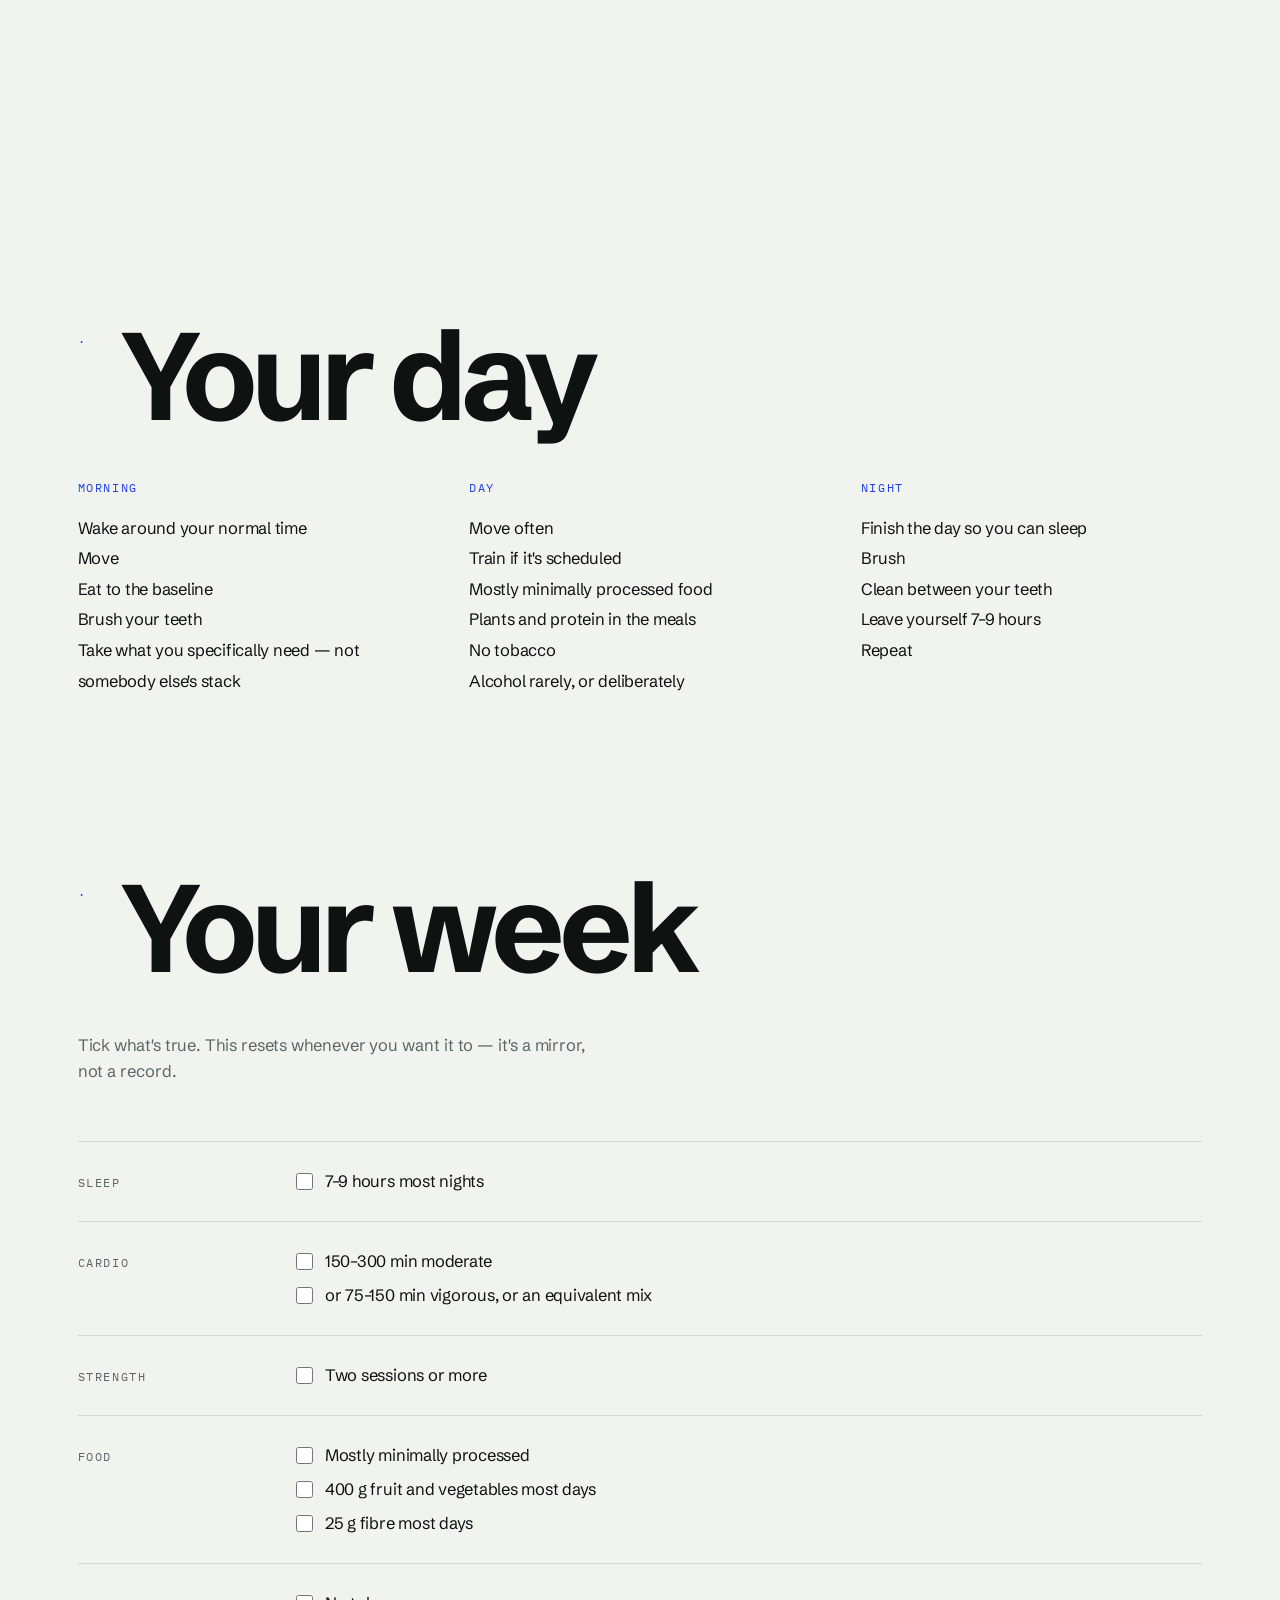
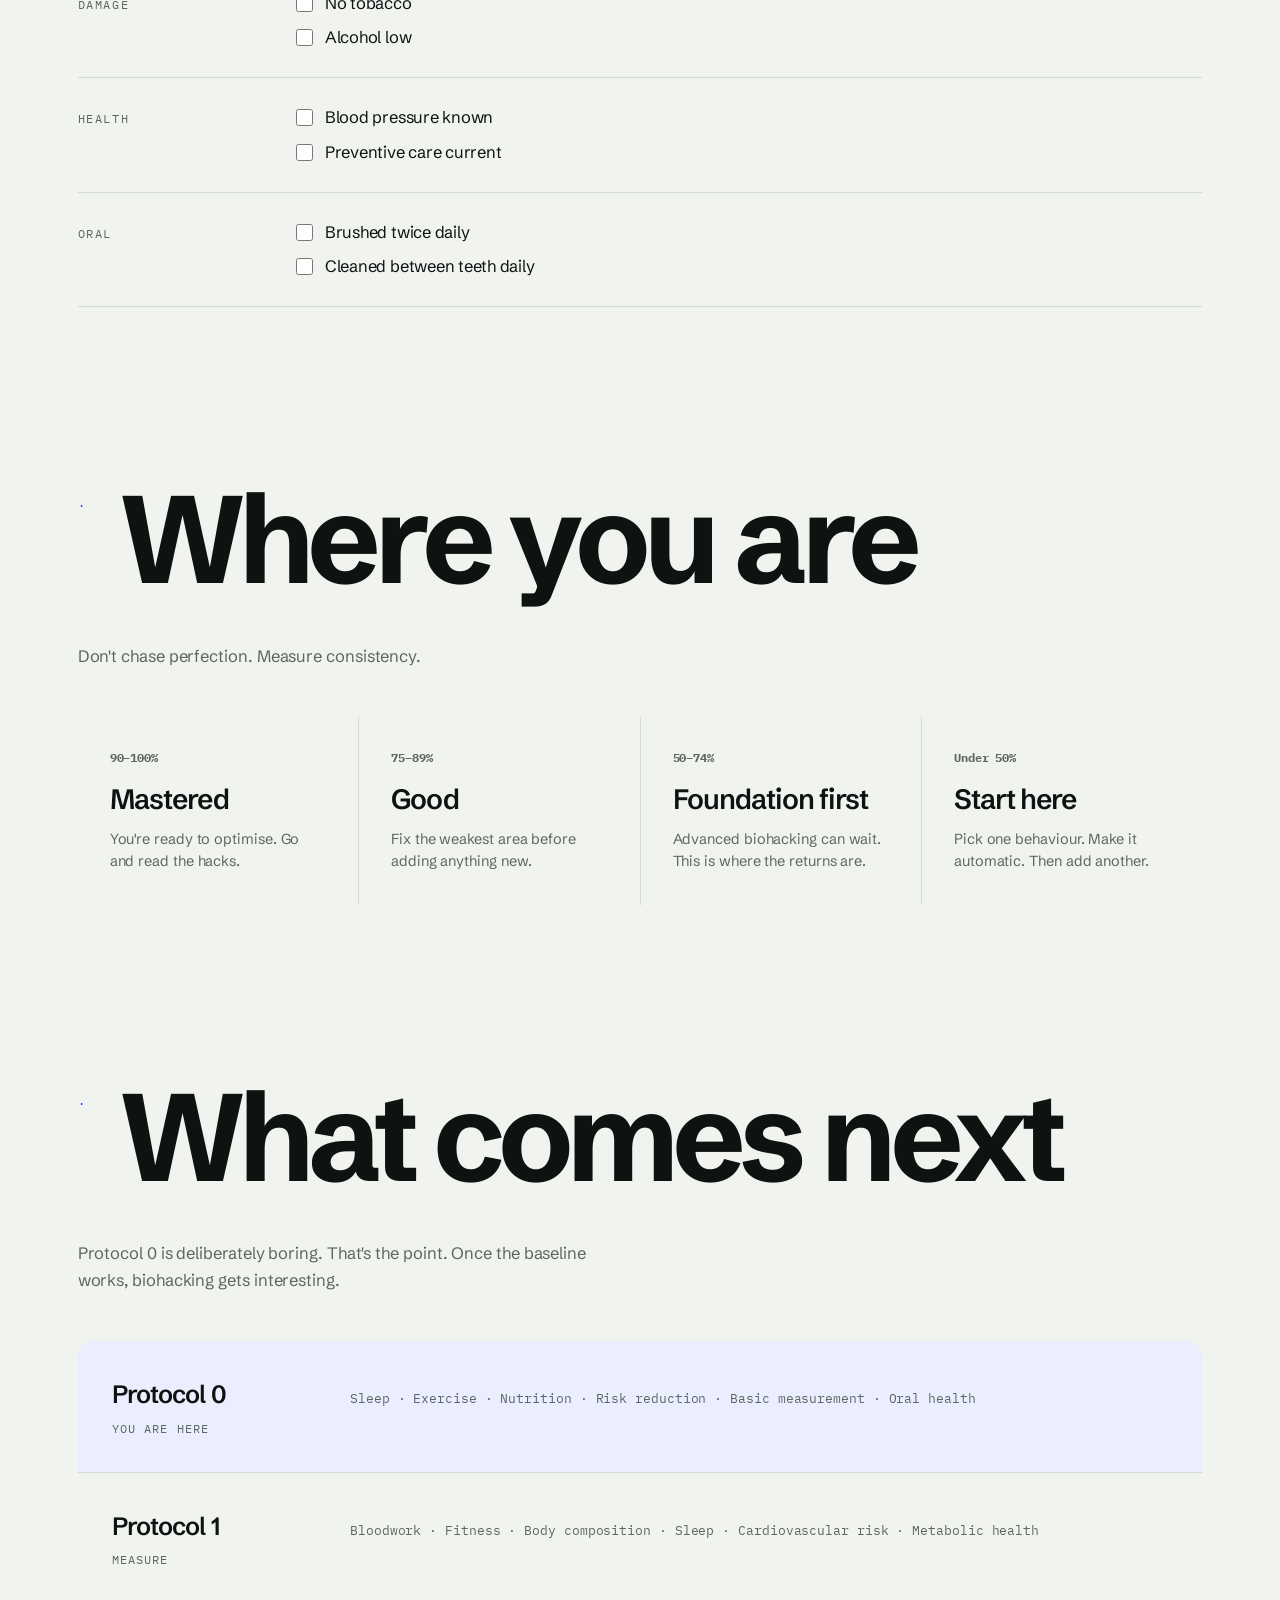
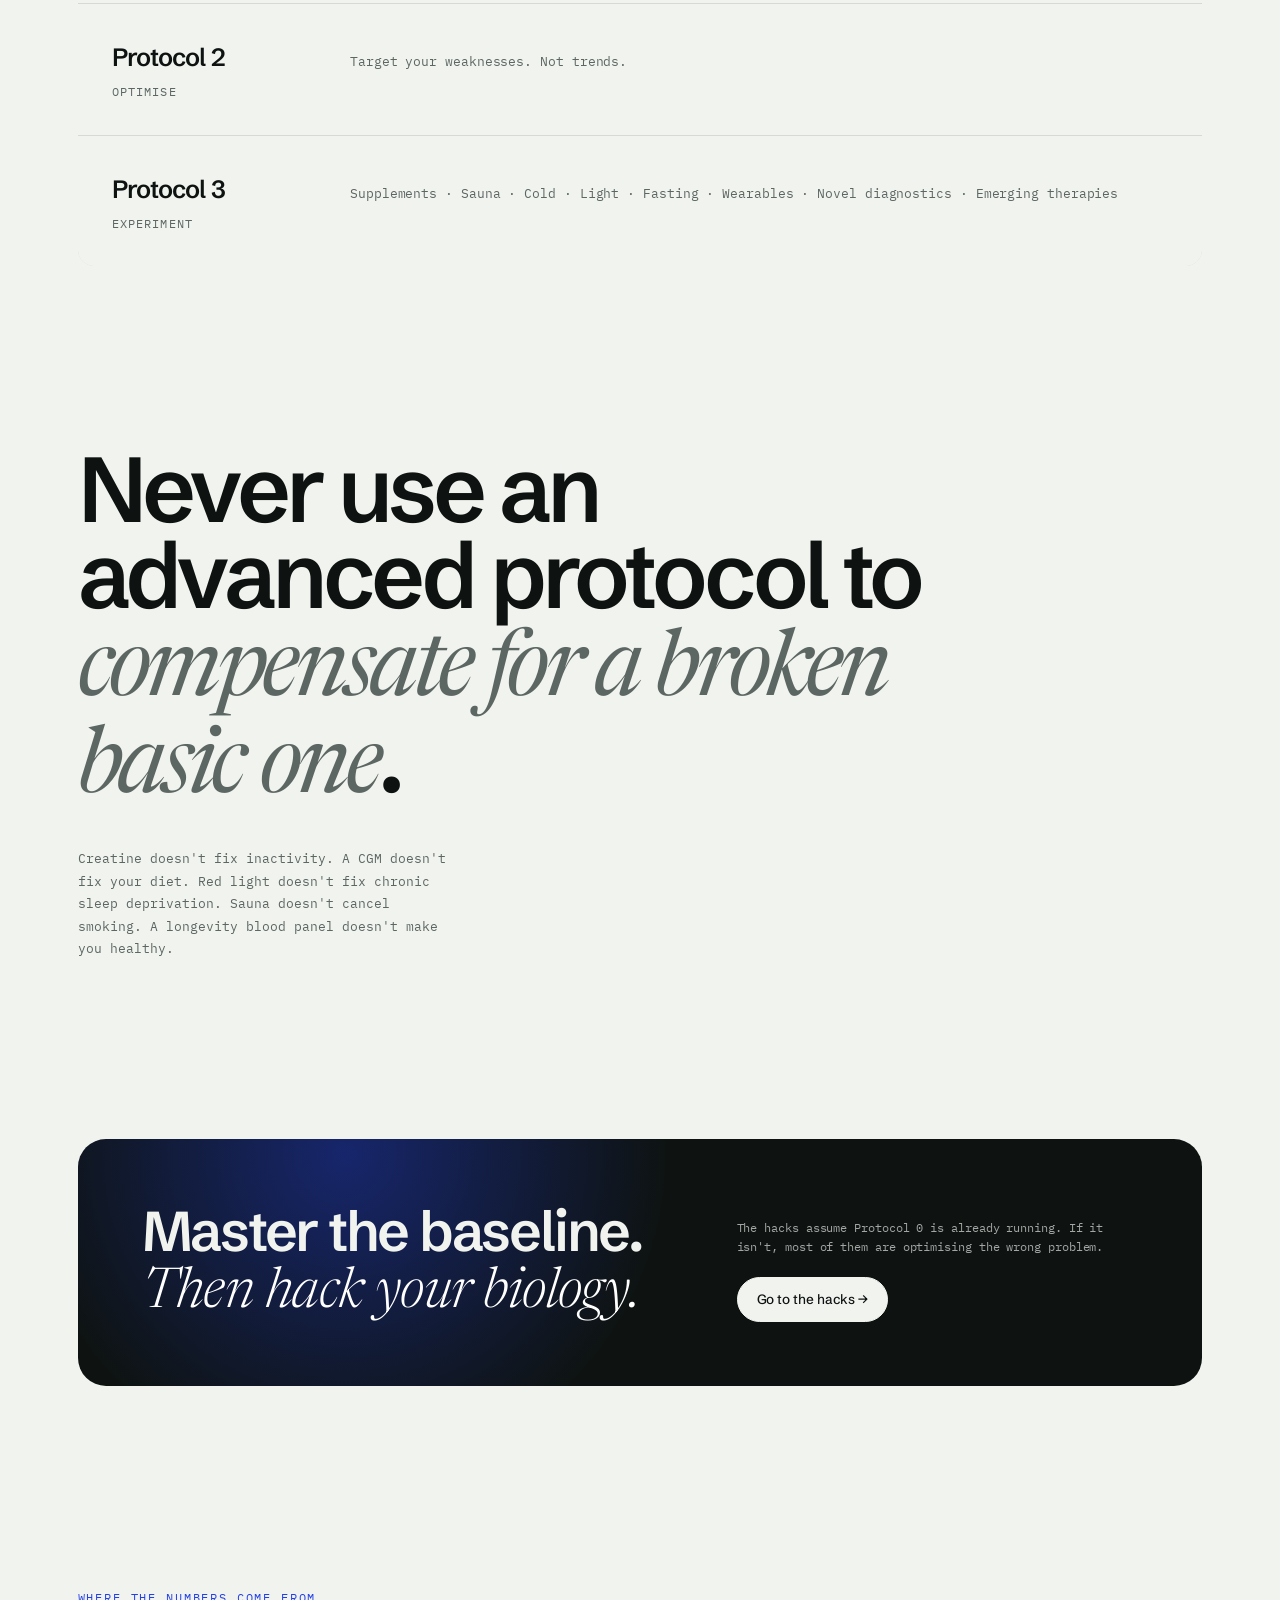
<file: files/protocol-0.html>
<!doctype html>
<html lang="en">
<head>
<meta charset="utf-8">
<meta name="viewport" content="width=device-width, initial-scale=1">
<title>Protocol 0 — hackers.bio</title>
<meta name="description" content="The minimum viable protocol for a healthy human. Six fundamentals — sleep, training, food, damage, numbers, teeth — before any supplement, wearable or cold plunge.">
<link rel="preconnect" href="https://fonts.googleapis.com">
<link rel="preconnect" href="https://fonts.gstatic.com" crossorigin>
<link href="https://fonts.googleapis.com/css2?family=IBM+Plex+Mono:wght@400;500&family=Newsreader:ital,opsz,wght@1,6..72,300..400&family=Schibsted+Grotesk:wght@400;500;600;700&display=swap" rel="stylesheet">
<link rel="stylesheet" href="styles.css">
<style>
/* ============================================================
   Protocol 0 — only this page.
   Same paper, same ink, same blue. Everything else gets bigger
   and quieter: one idea per screen, almost no borders.
   ============================================================ */

.p0-bar{
  position:sticky;top:52px;z-index:20;
  background:color-mix(in srgb,var(--paper) 88%,transparent);
  backdrop-filter:blur(10px);
  border-bottom:1px solid var(--rule);
}
.p0-bar-in{display:flex;align-items:center;gap:18px;height:52px;overflow:hidden}
.p0-count{
  display:flex;align-items:baseline;gap:8px;font-family:var(--mono);
  font-size:11.5px;letter-spacing:.12em;text-transform:uppercase;white-space:nowrap;
}
.p0-count b{font-size:15px;letter-spacing:-.02em;color:var(--blue)}
.p0-meter{flex:0 0 92px;height:3px;border-radius:99px;background:var(--rule);overflow:hidden}
.p0-meter i{display:block;height:100%;width:0;background:var(--blue);transition:width .45s var(--ease)}
.p0-jump{display:flex;gap:2px;margin-left:auto;overflow-x:auto;scrollbar-width:none}
.p0-jump::-webkit-scrollbar{display:none}
.p0-jump a{
  padding:7px 11px;border-radius:99px;text-decoration:none;white-space:nowrap;
  font-family:var(--mono);font-size:11.5px;color:var(--ink-soft);transition:.18s var(--ease);
}
.p0-jump a:hover{color:var(--ink);background:var(--paper-2)}
.p0-jump a.on{color:var(--ink);background:var(--paper-2)}

/* ---------- hero ---------- */
.p0-hero{padding:clamp(64px,13vw,170px) 0 clamp(48px,8vw,104px)}
.p0-kicker{
  font-family:var(--mono);font-size:11.5px;letter-spacing:.16em;text-transform:uppercase;
  color:var(--blue);margin:0 0 clamp(20px,4vw,40px);
}
.p0-huge{
  margin:0;font-weight:700;line-height:.84;letter-spacing:-.055em;
  font-size:clamp(66px,17vw,210px);
}
.p0-huge span{display:block}
.p0-huge .thin{font-weight:400;color:var(--ink-soft);letter-spacing:-.05em}
.p0-stack{
  margin:clamp(34px,6vw,70px) 0 0;max-width:22ch;
  font-size:clamp(19px,2.5vw,30px);line-height:1.32;letter-spacing:-.03em;color:var(--ink-soft);
}
.p0-stack b{display:block;color:var(--ink);font-weight:600;margin-top:.5em}
.p0-lede{margin:clamp(26px,4vw,44px) 0 0;max-width:52ch;font-size:16.5px;line-height:1.6;color:var(--ink-soft)}

/* ---------- the six, as a menu ---------- */
.p0-six{border-top:1px solid var(--rule)}
.p0-six a{
  display:grid;grid-template-columns:auto 1fr auto;align-items:center;
  gap:clamp(16px,4vw,48px);padding:clamp(20px,3.4vw,34px) 0;
  border-bottom:1px solid var(--rule);text-decoration:none;transition:.22s var(--ease);
}
.p0-six a:hover{padding-left:12px;padding-right:12px;background:var(--card)}
.p0-six .n{font-family:var(--mono);font-size:12px;color:var(--ink-soft);width:2.4em}
.p0-six .t{font-size:clamp(26px,5vw,54px);font-weight:600;letter-spacing:-.045em;line-height:1}
.p0-six .v{
  font-family:var(--mono);font-size:12.5px;color:var(--ink-soft);text-align:right;max-width:20ch;line-height:1.5;
}
.p0-six a:hover .t{color:var(--blue)}

/* ---------- a numbered chapter ---------- */
.p0-ch{padding:clamp(80px,14vw,190px) 0 0;scroll-margin-top:120px}
.p0-ch-head{display:flex;align-items:flex-start;gap:clamp(16px,3vw,34px);margin-bottom:clamp(26px,4vw,50px)}
.p0-n{
  font-family:var(--mono);font-size:12px;color:var(--blue);padding-top:.9em;letter-spacing:.1em;
}
.p0-ch h2{
  margin:0;font-size:clamp(44px,10vw,124px);font-weight:700;line-height:.86;letter-spacing:-.055em;
}
.p0-tick{
  margin-left:auto;display:inline-flex;align-items:center;gap:9px;flex-shrink:0;
  padding:9px 15px;border:1px solid var(--rule);border-radius:99px;background:var(--card);
  font-family:var(--mono);font-size:11.5px;color:var(--ink-soft);cursor:pointer;
  transition:.2s var(--ease);
}
.p0-tick:hover{border-color:var(--ink-soft)}
.p0-tick input{accent-color:var(--blue);width:15px;height:15px;margin:0;cursor:pointer}
.p0-tick.done{background:var(--blue-soft);border-color:transparent;color:var(--blue)}

/* one metric per screen */
.p0-target{padding:clamp(24px,5vw,60px) 0 clamp(40px,7vw,90px);border-bottom:1px solid var(--rule)}
.p0-target .lab{
  font-family:var(--mono);font-size:11.5px;letter-spacing:.14em;text-transform:uppercase;
  color:var(--ink-soft);margin:0 0 clamp(14px,2.4vw,26px);
}
.p0-target .big{
  margin:0;font-weight:600;line-height:.9;letter-spacing:-.05em;
  font-size:clamp(38px,8.4vw,104px);
}
.p0-target .sub{margin:14px 0 0;font-family:var(--mono);font-size:12.5px;color:var(--ink-soft)}
.p0-target .or{
  display:block;margin:clamp(14px,2.4vw,22px) 0;font-family:var(--serif);font-style:italic;
  font-size:clamp(20px,3vw,30px);font-weight:400;color:var(--ink-soft);letter-spacing:-.02em;
}

.p0-body{padding:clamp(36px,6vw,72px) 0 0;display:grid;grid-template-columns:minmax(0,1.4fr) minmax(230px,.6fr);gap:clamp(30px,5vw,72px)}
.p0-body h3{
  margin:0 0 18px;font-family:var(--mono);font-size:11.5px;letter-spacing:.14em;
  text-transform:uppercase;color:var(--ink-soft);font-weight:400;
}
.p0-steps{margin:0;padding:0;list-style:none;counter-reset:s}
.p0-steps li{
  counter-increment:s;padding:0 0 clamp(20px,3vw,30px) clamp(38px,5vw,58px);position:relative;
  font-size:clamp(17px,2vw,21px);line-height:1.45;letter-spacing:-.02em;
}
.p0-steps li::before{
  content:counter(s,decimal-leading-zero);position:absolute;left:0;top:.35em;
  font-family:var(--mono);font-size:11.5px;color:var(--blue);
}
.p0-steps span{display:block;margin-top:8px;font-size:15px;line-height:1.55;color:var(--ink-soft);letter-spacing:0}
.p0-plain{margin:0;padding:0;list-style:none;font-family:var(--mono);font-size:12.5px;line-height:2;color:var(--ink-soft)}
.p0-note{margin:22px 0 0;font-size:14.5px;line-height:1.6;color:var(--ink-soft)}
.p0-note a{color:var(--blue);text-decoration:none}
.p0-note a:hover{text-decoration:underline}

/* full-bleed statement */
.p0-say{padding:clamp(80px,14vw,180px) 0}
.p0-say p{
  margin:0;max-width:16ch;font-size:clamp(34px,7.4vw,92px);font-weight:600;
  line-height:.94;letter-spacing:-.05em;
}
.p0-say .q{font-family:var(--serif);font-style:italic;font-weight:400;color:var(--ink-soft)}
.p0-say small{
  display:block;margin-top:clamp(20px,3vw,34px);max-width:46ch;
  font-family:var(--mono);font-size:12.5px;line-height:1.8;color:var(--ink-soft);letter-spacing:0;
}

/* the "no" list */
.p0-no{display:flex;flex-wrap:wrap;gap:8px;margin:clamp(28px,4vw,44px) 0 0;max-width:760px}
.p0-no span{
  font-family:var(--mono);font-size:12px;color:var(--ink-soft);
  padding:8px 13px;border-radius:99px;background:var(--paper-2);text-decoration:line-through;
}

/* day + week */
.p0-day{display:grid;grid-template-columns:repeat(auto-fit,minmax(230px,1fr));gap:clamp(24px,4vw,50px)}
.p0-day h3{margin:0 0 16px;font-family:var(--mono);font-size:11.5px;letter-spacing:.14em;text-transform:uppercase;color:var(--blue);font-weight:400}
.p0-day ul{margin:0;padding:0;list-style:none;font-size:16.5px;line-height:1.85;letter-spacing:-.015em}

.p0-week{margin:clamp(30px,5vw,56px) 0 0;border-top:1px solid var(--rule)}
.p0-week fieldset{border:0;margin:0;padding:clamp(18px,3vw,28px) 0;border-bottom:1px solid var(--rule);display:grid;grid-template-columns:minmax(0,180px) 1fr;gap:clamp(14px,3vw,40px)}
.p0-week legend{display:contents}
.p0-week legend b{font-family:var(--mono);font-size:11.5px;letter-spacing:.14em;text-transform:uppercase;color:var(--ink-soft);font-weight:400;padding-top:4px}
.p0-week div{display:flex;flex-direction:column;gap:11px}
.p0-week label{display:flex;align-items:flex-start;gap:12px;font-size:16.5px;line-height:1.4;letter-spacing:-.015em;cursor:pointer}
.p0-week input{accent-color:var(--blue);width:17px;height:17px;margin:3px 0 0;flex-shrink:0;cursor:pointer}
.p0-week label:has(input:checked){color:var(--ink-soft);text-decoration:line-through;text-decoration-color:var(--rule)}

/* score */
.p0-score{display:grid;grid-template-columns:repeat(auto-fit,minmax(210px,1fr));gap:1px;background:var(--rule);border-radius:var(--r);overflow:hidden;margin-top:clamp(28px,4vw,48px)}
.p0-score div{background:var(--paper);padding:clamp(22px,3vw,32px)}
.p0-score b{display:block;font-family:var(--mono);font-size:12px;color:var(--ink-soft)}
.p0-score strong{display:block;margin:10px 0 8px;font-size:clamp(20px,2.6vw,28px);font-weight:600;letter-spacing:-.035em}
.p0-score p{margin:0;font-size:14.5px;line-height:1.5;color:var(--ink-soft)}

/* the ladder */
.p0-ladder{margin-top:clamp(28px,4vw,48px);display:grid;gap:1px;background:var(--rule);border-radius:var(--r);overflow:hidden}
.p0-ladder div{background:var(--paper);padding:clamp(22px,3vw,34px);display:grid;grid-template-columns:minmax(0,200px) 1fr;gap:clamp(14px,3vw,40px);align-items:baseline}
.p0-ladder .now{background:var(--blue-soft)}
.p0-ladder b{font-size:clamp(18px,2.4vw,25px);font-weight:600;letter-spacing:-.035em}
.p0-ladder b span{display:block;font-family:var(--mono);font-size:11.5px;font-weight:400;color:var(--ink-soft);letter-spacing:.1em;text-transform:uppercase;margin-top:6px}
.p0-ladder p{margin:0;font-family:var(--mono);font-size:12.5px;line-height:1.9;color:var(--ink-soft)}

/* sources */
.p0-src{padding:clamp(56px,8vw,100px) 0 0}
.p0-src ol{margin:18px 0 0;padding-left:1.4em;font-size:14.5px;line-height:1.7;color:var(--ink-soft);max-width:78ch}
.p0-src li{margin-bottom:11px}
.p0-src a{color:var(--blue);text-decoration:none}
.p0-src a:hover{text-decoration:underline}
.p0-legal{margin:clamp(34px,5vw,56px) 0 0;padding-top:26px;border-top:1px solid var(--rule);font-family:var(--mono);font-size:12px;line-height:1.9;color:var(--ink-soft);max-width:70ch}

@media (max-width:860px){
  .p0-body,.p0-ladder div,.p0-week fieldset{grid-template-columns:1fr}
  .p0-six a{grid-template-columns:auto 1fr;row-gap:8px}
  .p0-six .v{grid-column:2;text-align:left;max-width:none}
  .p0-ch-head{flex-wrap:wrap}
  .p0-tick{margin-left:0;order:3;width:100%;justify-content:center}
}
@media (max-width:560px){
  .p0-bar-in{gap:12px}
  .p0-count b{font-size:14px}
  .p0-meter{flex-basis:56px}
}
@media (prefers-reduced-motion:reduce){
  .p0-meter i{transition:none}
  .p0-six a:hover{padding-left:0;padding-right:0}
}
</style>
</head>
<body>

<header class="masthead">
  <div class="wrap masthead-in">
    <a class="mark" href="index.html">hackers<i>.</i>bio</a>
    <nav>
      <a href="hacks.html">Hacks</a>
      <a href="wiki.html">Wiki</a>
      <a href="community.html">Community</a>
      <a href="library.html">Library</a>
      <a href="app.html">App</a>
      <a href="adventures.html">Adventures</a>
    </nav>
    <a class="btn" href="community.html">Join</a>
  </div>
</header>

<!-- the signature: it follows you down the page -->
<div class="p0-bar">
  <div class="wrap p0-bar-in">
    <p class="p0-count">Protocol 0 <b id="p0-score">0/6</b></p>
    <div class="p0-meter" aria-hidden="true"><i id="p0-fill"></i></div>
    <nav class="p0-jump" aria-label="The six fundamentals">
      <a href="#sleep">Sleep</a>
      <a href="#train">Train</a>
      <a href="#eat">Eat</a>
      <a href="#avoid">Avoid</a>
      <a href="#measure">Measure</a>
      <a href="#oral">Oral</a>
    </nav>
  </div>
</div>

<main>

  <section class="p0-hero">
    <div class="wrap">
      <p class="p0-kicker">Protocol 0</p>
      <h1 class="p0-huge">
        <span>The human</span>
        <span class="thin">baseline.</span>
      </h1>

      <p class="p0-stack">
        Before supplements. Before blood panels. Before wearables. Before cold plunges. Before trying to slow aging.
        <b>Get your baseline right.</b>
      </p>

      <p class="p0-lede">The minimum health protocol for almost every adult. It costs close to nothing and needs no exotic technology. If you aren't doing these six things consistently, most advanced biohacking is optimising the wrong problem.</p>
    </div>
  </section>

  <section class="wrap">
    <div class="p0-six">
      <a href="#sleep"><span class="n">01</span><span class="t">Sleep</span><span class="v">7–9 hours a night</span></a>
      <a href="#train"><span class="n">02</span><span class="t">Train</span><span class="v">150–300 min cardio + 2× strength weekly</span></a>
      <a href="#eat"><span class="n">03</span><span class="t">Eat</span><span class="v">Mostly minimally processed. Plants. Enough protein.</span></a>
      <a href="#avoid"><span class="n">04</span><span class="t">Avoid</span><span class="v">No tobacco. Alcohol low.</span></a>
      <a href="#measure"><span class="n">05</span><span class="t">Measure</span><span class="v">Blood pressure and basic prevention</span></a>
      <a href="#oral"><span class="n">06</span><span class="t">Oral</span><span class="v">Brush twice. Clean between teeth daily.</span></a>
    </div>
    <p class="p0-note">Six, not a hundred. Tick each one off as it becomes true for you — the counter at the top of the page follows along.</p>
  </section>

  <!-- ====================== 01 SLEEP ====================== -->
  <section class="p0-ch" id="sleep">
    <div class="wrap">
      <div class="p0-ch-head">
        <span class="p0-n">01</span>
        <h2>Sleep</h2>
        <label class="p0-tick"><input type="checkbox" data-p0="sleep"> I've got this one</label>
      </div>

      <div class="p0-target">
        <p class="lab">Target</p>
        <p class="big">7–9 hours a night</p>
        <p class="sub">Actual sleep. Not hours in bed with a phone.</p>
      </div>

      <div class="p0-body">
        <div>
          <h3>The protocol</h3>
          <ol class="p0-steps">
            <li>Give yourself 7–9 hours to sleep<span>Not seven hours in bed while spending one of them on your phone. The window has to be bigger than the target.</span></li>
            <li>Keep the schedule consistent<span>Wake and sleep at roughly the same time, including at weekends.</span></li>
            <li>Make the bedroom boring<span>Dark, quiet, comfortable, cool enough to sleep well.</span></li>
            <li>Protect the final hour<span>Less work, less stimulation, less of whatever predictably keeps you up.</span></li>
            <li>Fix persistent bad sleep<span>If you give yourself the time and still wake exhausted, don't file that under normal. That's a conversation with a doctor.</span></li>
          </ol>
          <p class="p0-note">When sleep goes, everything downstream gets harder: training, food choices, energy, recovery, attention, mood. It's first on the list because it makes the other five cheaper.</p>
        </div>
        <div>
          <h3>Measure</h3>
          <ul class="p0-plain">
            <li>Sleep duration</li>
            <li>Bedtime consistency</li>
            <li>How rested you feel</li>
          </ul>
          <p class="p0-note">No wearable needed. If you already own one, use it for trends across weeks — not for grading last night.</p>
        </div>
      </div>
    </div>
  </section>

  <!-- ====================== 02 TRAIN ====================== -->
  <section class="p0-ch" id="train">
    <div class="wrap">
      <div class="p0-ch-head">
        <span class="p0-n">02</span>
        <h2>Train</h2>
        <label class="p0-tick"><input type="checkbox" data-p0="train"> I've got this one</label>
      </div>

      <div class="p0-target">
        <p class="lab">Cardio</p>
        <p class="big">150–300 min a week</p>
        <p class="sub">Moderate intensity</p>
        <em class="or">or</em>
        <p class="big">75–150 min a week</p>
        <p class="sub">Vigorous intensity — or an equivalent mix of the two</p>
      </div>

      <div class="p0-target">
        <p class="lab">Strength</p>
        <p class="big">2+ days a week</p>
        <p class="sub">All the major muscle groups</p>
      </div>

      <div class="p0-body">
        <div>
          <h3>The protocol</h3>
          <ol class="p0-steps">
            <li>Strength, two or three times<span>Squat, hinge, push, pull, carry. That covers it.</span></li>
            <li>Cardio, two to four times<span>Run, cycle, swim, row, walk fast, hike, play a sport. The machine doesn't matter.</span></li>
            <li>Move through the day<span>Stairs, walking, getting up from the desk. Some movement is substantially better than none.</span></li>
          </ol>
          <p class="p0-note">Your first objective isn't Zone 2, or lactate, or a VO₂ max protocol. It's building the habit of training. The best programme is the one you can sustain for years without repeatedly getting injured or quitting.</p>
        </div>
        <div>
          <h3>Measure</h3>
          <ul class="p0-plain">
            <li>Strength sessions a week</li>
            <li>Cardio minutes a week</li>
          </ul>
          <p class="p0-note">That's enough to start. VO₂ max, resting heart rate, strength standards, body composition, HRV, lactate — all interesting, none of them Protocol 0.</p>
        </div>
      </div>
    </div>
  </section>

  <!-- ====================== 03 EAT ====================== -->
  <section class="p0-ch" id="eat">
    <div class="wrap">
      <div class="p0-ch-head">
        <span class="p0-n">03</span>
        <h2>Eat</h2>
        <label class="p0-tick"><input type="checkbox" data-p0="eat"> I've got this one</label>
      </div>

      <div class="p0-target">
        <p class="lab">Every day</p>
        <p class="big">400 g fruit &amp; vegetables</p>
        <p class="sub">and</p>
        <p class="big">25 g fibre</p>
        <p class="sub">Naturally occurring, for anyone over ten</p>
      </div>
    </div>

    <div class="p0-say">
      <div class="wrap">
        <p>Most of what you eat should <span class="q">look like food</span>.</p>
        <small>Not a product engineered to be impossible to stop eating. You don't need to eliminate every processed food, fear carbohydrates, fear fat, or eat exactly like Bryan Johnson or Peter Attia.</small>
      </div>
    </div>

    <div class="wrap">
      <div class="p0-body">
        <div>
          <h3>Default to</h3>
          <ol class="p0-steps">
            <li>Plants, in quantity<span>Vegetables, fruit, legumes, whole grains, nuts, seeds.</span></li>
            <li>Enough protein<span>Quality sources, spread across the day rather than banked into one meal.</span></li>
            <li>Mostly unsaturated fats<span>And enough energy overall for what you're asking your body to do.</span></li>
            <li>Food you'll actually keep eating<span>A diet you abandon in March scores zero, whatever its theoretical merits.</span></li>
          </ol>
          <p class="p0-note">Get 80–90% of your diet good first. Then argue about the last 10% — blueberries versus raspberries, olive oil brand A versus B, twelve-hour fasts versus fourteen. Not yet.</p>
        </div>
        <div>
          <h3>Keep low</h3>
          <ul class="p0-plain">
            <li>Free sugar</li>
            <li>Excess sodium</li>
            <li>Trans fats</li>
            <li>Big calories, little nutrition</li>
          </ul>
          <p class="p0-note">WHO puts free sugars below 10% of energy intake, with further benefit below 5%.</p>
        </div>
      </div>
    </div>
  </section>

  <!-- ====================== 04 AVOID ====================== -->
  <section class="p0-ch" id="avoid">
    <div class="wrap">
      <div class="p0-ch-head">
        <span class="p0-n">04</span>
        <h2>Avoid</h2>
        <label class="p0-tick"><input type="checkbox" data-p0="avoid"> I've got this one</label>
      </div>
      <p class="p0-lede">Health isn't only about adding things. Often the highest-return move is removing one.</p>

      <div class="p0-target">
        <p class="lab">Tobacco</p>
        <p class="big">Zero</p>
        <p class="sub">All forms are harmful, and there's no safe level of exposure</p>
      </div>

      <div class="p0-target">
        <p class="lab">Alcohol</p>
        <p class="big">Less</p>
        <p class="sub">The lower the exposure, the lower the risk. There's no completely risk-free level.</p>
      </div>

      <div class="p0-body">
        <div>
          <h3>What this does and doesn't mean</h3>
          <ol class="p0-steps">
            <li>If you smoke, quitting outranks everything<span>It deserves priority over any supplement, device or longevity intervention on this site.</span></li>
            <li>It doesn't mean one beer will kill you<span>It means don't file alcohol under longevity supplement. If you enjoy it, treat it as a trade-off you're choosing.</span></li>
          </ol>
        </div>
        <div>
          <h3>Where to get help</h3>
          <p class="p0-note">Quitting is the one item here where doing it alone is measurably harder than doing it with support. Your GP is the fastest route to what actually works.</p>
        </div>
      </div>
    </div>
  </section>

  <!-- ====================== 05 MEASURE ====================== -->
  <section class="p0-ch" id="measure">
    <div class="wrap">
      <div class="p0-ch-head">
        <span class="p0-n">05</span>
        <h2>Measure</h2>
        <label class="p0-tick"><input type="checkbox" data-p0="measure"> I've got this one</label>
      </div>
      <p class="p0-lede">Bryan Johnson measures almost everything. You don't need to. Start where an abnormal result would actually change what you do.</p>

      <div class="p0-target">
        <p class="lab">Start here</p>
        <p class="big">Know your blood pressure</p>
        <p class="sub">It can run high for years without a single symptom. Screening for it carries the USPSTF's highest recommendation grade, with elevated readings confirmed outside the clinic before any treatment.</p>
      </div>

      <div class="p0-body">
        <div>
          <h3>Then keep prevention current</h3>
          <ul class="p0-plain">
            <li>Blood lipids</li>
            <li>Blood glucose</li>
            <li>Vaccinations</li>
            <li>Cancer screening</li>
            <li>Sexual-health screening</li>
            <li>Dental care</li>
            <li>Anything your family history points at</li>
          </ul>
          <p class="p0-note">Which of these apply, and how often, depends on your age and risk. That's a conversation with a clinician, not a checklist from a website.</p>
        </div>
        <div>
          <h3>The measurement rule</h3>
          <p class="p0-note">Don't measure something just because you can. Measure it because the measurement is meaningful, you understand what it represents, and the result could change an action.</p>
          <p class="p0-note">A dashboard with 150 biomarkers isn't automatically better than knowing the five numbers that matter for you.</p>
        </div>
      </div>
    </div>
  </section>

  <!-- ====================== 06 ORAL ====================== -->
  <section class="p0-ch" id="oral">
    <div class="wrap">
      <div class="p0-ch-head">
        <span class="p0-n">06</span>
        <h2>Oral</h2>
        <label class="p0-tick"><input type="checkbox" data-p0="oral"> I've got this one</label>
      </div>
      <p class="p0-lede">The least exciting section on hackers.bio. Do it anyway.</p>

      <div class="p0-target">
        <p class="lab">Every day</p>
        <p class="big">Brush 2×</p>
        <p class="sub">With fluoride toothpaste</p>
        <em class="or">and</em>
        <p class="big">Clean between 1×</p>
        <p class="sub">Floss or another interdental method that suits your mouth</p>
      </div>

      <p class="p0-note">Two minutes a day, roughly the cost of nothing, and it's the fundamental most often skipped by people who own a cold plunge.</p>
    </div>
  </section>

  <!-- ====================== THAT'S IT ====================== -->
  <section class="p0-say">
    <div class="wrap">
      <p>That's it. <span class="q">The whole protocol.</span></p>
      <small>Not because everything below is useless. Because none of it deserves to come before the baseline.</small>
      <div class="p0-no">
        <span>40-pill stack</span>
        <span>$2,000 diagnostic package</span>
        <span>Red-light room</span>
        <span>Hyperbaric chamber</span>
        <span>Cold plunge</span>
        <span>Peptides</span>
        <span>Biological-age test</span>
        <span>Continuous glucose monitor</span>
        <span>NAD infusion</span>
        <span>Optimisation spreadsheet</span>
      </div>
    </div>
  </section>

  <!-- ====================== THE DAY ====================== -->
  <section class="p0-ch" id="day">
    <div class="wrap">
      <div class="p0-ch-head">
        <span class="p0-n">·</span>
        <h2>Your day</h2>
      </div>
      <div class="p0-day">
        <div>
          <h3>Morning</h3>
          <ul>
            <li>Wake around your normal time</li>
            <li>Move</li>
            <li>Eat to the baseline</li>
            <li>Brush your teeth</li>
            <li>Take what you specifically need — not somebody else's stack</li>
          </ul>
        </div>
        <div>
          <h3>Day</h3>
          <ul>
            <li>Move often</li>
            <li>Train if it's scheduled</li>
            <li>Mostly minimally processed food</li>
            <li>Plants and protein in the meals</li>
            <li>No tobacco</li>
            <li>Alcohol rarely, or deliberately</li>
          </ul>
        </div>
        <div>
          <h3>Night</h3>
          <ul>
            <li>Finish the day so you can sleep</li>
            <li>Brush</li>
            <li>Clean between your teeth</li>
            <li>Leave yourself 7–9 hours</li>
            <li>Repeat</li>
          </ul>
        </div>
      </div>
    </div>
  </section>

  <!-- ====================== THE WEEK ====================== -->
  <section class="p0-ch" id="week">
    <div class="wrap">
      <div class="p0-ch-head">
        <span class="p0-n">·</span>
        <h2>Your week</h2>
      </div>
      <p class="p0-lede">Tick what's true. This resets whenever you want it to — it's a mirror, not a record.</p>

      <div class="p0-week">
        <fieldset>
          <legend><b>Sleep</b></legend>
          <div><label><input type="checkbox"> 7–9 hours most nights</label></div>
        </fieldset>
        <fieldset>
          <legend><b>Cardio</b></legend>
          <div>
            <label><input type="checkbox"> 150–300 min moderate</label>
            <label><input type="checkbox"> or 75–150 min vigorous, or an equivalent mix</label>
          </div>
        </fieldset>
        <fieldset>
          <legend><b>Strength</b></legend>
          <div><label><input type="checkbox"> Two sessions or more</label></div>
        </fieldset>
        <fieldset>
          <legend><b>Food</b></legend>
          <div>
            <label><input type="checkbox"> Mostly minimally processed</label>
            <label><input type="checkbox"> 400 g fruit and vegetables most days</label>
            <label><input type="checkbox"> 25 g fibre most days</label>
          </div>
        </fieldset>
        <fieldset>
          <legend><b>Damage</b></legend>
          <div>
            <label><input type="checkbox"> No tobacco</label>
            <label><input type="checkbox"> Alcohol low</label>
          </div>
        </fieldset>
        <fieldset>
          <legend><b>Health</b></legend>
          <div>
            <label><input type="checkbox"> Blood pressure known</label>
            <label><input type="checkbox"> Preventive care current</label>
          </div>
        </fieldset>
        <fieldset>
          <legend><b>Oral</b></legend>
          <div>
            <label><input type="checkbox"> Brushed twice daily</label>
            <label><input type="checkbox"> Cleaned between teeth daily</label>
          </div>
        </fieldset>
      </div>
    </div>
  </section>

  <!-- ====================== SCORE ====================== -->
  <section class="p0-ch" id="score">
    <div class="wrap">
      <div class="p0-ch-head">
        <span class="p0-n">·</span>
        <h2>Where you are</h2>
      </div>
      <p class="p0-lede">Don't chase perfection. Measure consistency.</p>
      <div class="p0-score">
        <div><b>90–100%</b><strong>Mastered</strong><p>You're ready to optimise. Go and read the hacks.</p></div>
        <div><b>75–89%</b><strong>Good</strong><p>Fix the weakest area before adding anything new.</p></div>
        <div><b>50–74%</b><strong>Foundation first</strong><p>Advanced biohacking can wait. This is where the returns are.</p></div>
        <div><b>Under 50%</b><strong>Start here</strong><p>Pick one behaviour. Make it automatic. Then add another.</p></div>
      </div>
    </div>
  </section>

  <!-- ====================== WHAT COMES NEXT ====================== -->
  <section class="p0-ch" id="next">
    <div class="wrap">
      <div class="p0-ch-head">
        <span class="p0-n">·</span>
        <h2>What comes next</h2>
      </div>
      <p class="p0-lede">Protocol 0 is deliberately boring. That's the point. Once the baseline works, biohacking gets interesting.</p>

      <div class="p0-ladder">
        <div class="now">
          <b>Protocol 0<span>You are here</span></b>
          <p>Sleep · Exercise · Nutrition · Risk reduction · Basic measurement · Oral health</p>
        </div>
        <div>
          <b>Protocol 1<span>Measure</span></b>
          <p>Bloodwork · Fitness · Body composition · Sleep · Cardiovascular risk · Metabolic health</p>
        </div>
        <div>
          <b>Protocol 2<span>Optimise</span></b>
          <p>Target your weaknesses. Not trends.</p>
        </div>
        <div>
          <b>Protocol 3<span>Experiment</span></b>
          <p>Supplements · Sauna · Cold · Light · Fasting · Wearables · Novel diagnostics · Emerging therapies</p>
        </div>
      </div>
    </div>
  </section>

  <!-- ====================== ONE RULE ====================== -->
  <section class="p0-say">
    <div class="wrap">
      <p>Never use an advanced protocol to <span class="q">compensate for a broken basic one</span>.</p>
      <small>Creatine doesn't fix inactivity. A CGM doesn't fix your diet. Red light doesn't fix chronic sleep deprivation. Sauna doesn't cancel smoking. A longevity blood panel doesn't make you healthy.</small>
    </div>
  </section>

  <section class="close">
    <div class="wrap">
      <div class="close-inner">
        <div class="close-grid">
          <h2>Master the baseline. <em class="s">Then hack your biology.</em></h2>
          <div>
            <p>The hacks assume Protocol 0 is already running. If it isn't, most of them are optimising the wrong problem.</p>
            <a class="btn" href="hacks.html">Go to the hacks →</a>
          </div>
        </div>
      </div>
    </div>
  </section>

  <section class="p0-src">
    <div class="wrap">
      <p class="p0-kicker">Where the numbers come from</p>
      <ol>
        <li>American Academy of Sleep Medicine — <a href="https://aasm.org/seven-or-more-hours-of-sleep-per-night-a-health-necessity-for-adults" target="_blank" rel="noopener">Seven or more hours of sleep per night: a health necessity for adults</a></li>
        <li>World Health Organization — <a href="https://www.who.int/europe/news-room/fact-sheets/item/physical-activity" target="_blank" rel="noopener">Physical activity</a></li>
        <li>World Health Organization — <a href="https://www.who.int/en/news-room/fact-sheets/detail/healthy-diet" target="_blank" rel="noopener">Healthy diet</a></li>
        <li>World Health Organization — <a href="https://www.who.int/news-room/fact-sheets/detail/tobacco" target="_blank" rel="noopener">Tobacco and nicotine</a></li>
        <li>World Health Organization — <a href="https://www.who.int/europe/news/item/04-01-2023-no-level-of-alcohol-consumption-is-safe-for-our-health" target="_blank" rel="noopener">No level of alcohol consumption is safe for our health</a></li>
        <li>US Preventive Services Task Force — <a href="https://www.uspreventiveservicestaskforce.org/uspstf/recommendation/hypertension-in-adults-screening" target="_blank" rel="noopener">Hypertension in adults: screening</a></li>
        <li>American Dental Association — <a href="https://www.ada.org/resources/ada-library/oral-health-topics/home-oral-care/" target="_blank" rel="noopener">Home oral care</a></li>
      </ol>

      <p class="p0-legal">General educational information for adults. Individual circumstances — medical conditions, medications, pregnancy, disability, nutritional deficiencies — can change what's appropriate here. Nothing on this page is medical advice, and if it contradicts a clinician who knows your history, believe the clinician.</p>
    </div>
  </section>

</main>

<footer>
  <div class="wrap foot">
    <a class="mark" href="index.html">hackers<i>.</i>bio</a>
    <p>Notes get updated when the evidence does. Nothing here is medical advice.</p>
    <span class="spacer"></span>
    <a href="hacks.html">Hacks</a>
    <a href="wiki.html">Wiki</a>
    <a href="community.html">Community</a>
    <a href="library.html">Library</a>
    <a href="app.html">App</a>
    <a href="adventures.html">Adventures</a>
    <a href="about.html">About</a>
  </div>
</footer>

<script>
/* The 6/6 counter, the meter, and which section the nav highlights. */
(function () {
  var ticks = Array.prototype.slice.call(document.querySelectorAll("[data-p0]"));
  var score = document.getElementById("p0-score");
  var fill = document.getElementById("p0-fill");
  var KEY = "hackersbio.protocol0";

  function save(state) {
    try { localStorage.setItem(KEY, JSON.stringify(state)); } catch (e) {}
  }
  function load() {
    try { return JSON.parse(localStorage.getItem(KEY)) || {}; } catch (e) { return {}; }
  }

  function paint() {
    var done = 0;
    var state = {};
    ticks.forEach(function (t) {
      if (t.checked) done++;
      state[t.dataset.p0] = t.checked;
      t.closest(".p0-tick").classList.toggle("done", t.checked);
    });
    score.textContent = done + "/6";
    fill.style.width = (done / ticks.length * 100) + "%";
    save(state);
  }

  var saved = load();
  ticks.forEach(function (t) {
    if (saved[t.dataset.p0]) t.checked = true;
    t.addEventListener("change", paint);
  });
  paint();

  /* highlight the section you're reading */
  var links = Array.prototype.slice.call(document.querySelectorAll(".p0-jump a"));
  var sections = links.map(function (a) {
    return document.querySelector(a.getAttribute("href"));
  });

  if ("IntersectionObserver" in window) {
    var seen = new IntersectionObserver(function (entries) {
      entries.forEach(function (entry) {
        if (!entry.isIntersecting) return;
        links.forEach(function (a, i) {
          a.classList.toggle("on", sections[i] === entry.target);
        });
      });
    }, { rootMargin: "-45% 0px -50% 0px" });
    sections.forEach(function (s) { if (s) seen.observe(s); });
  }
})();
</script>

</body>
</html>
</file>
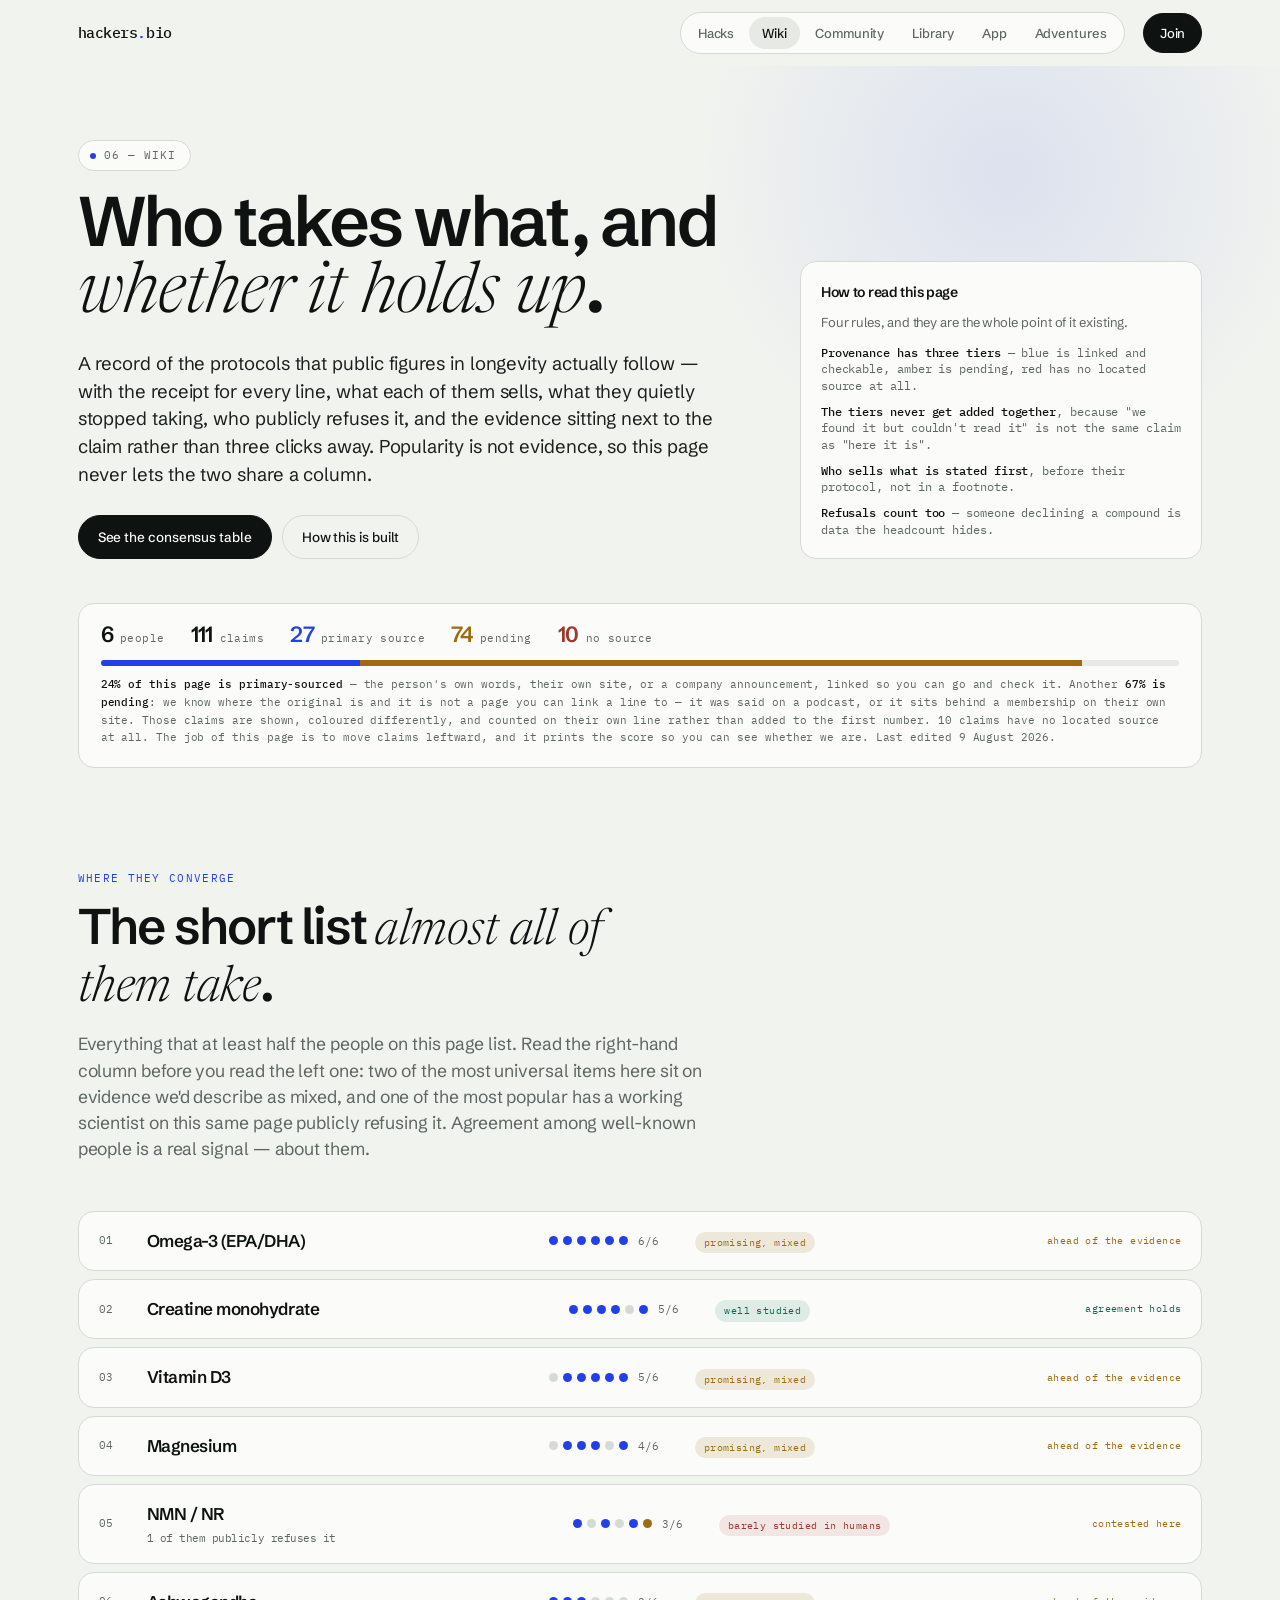
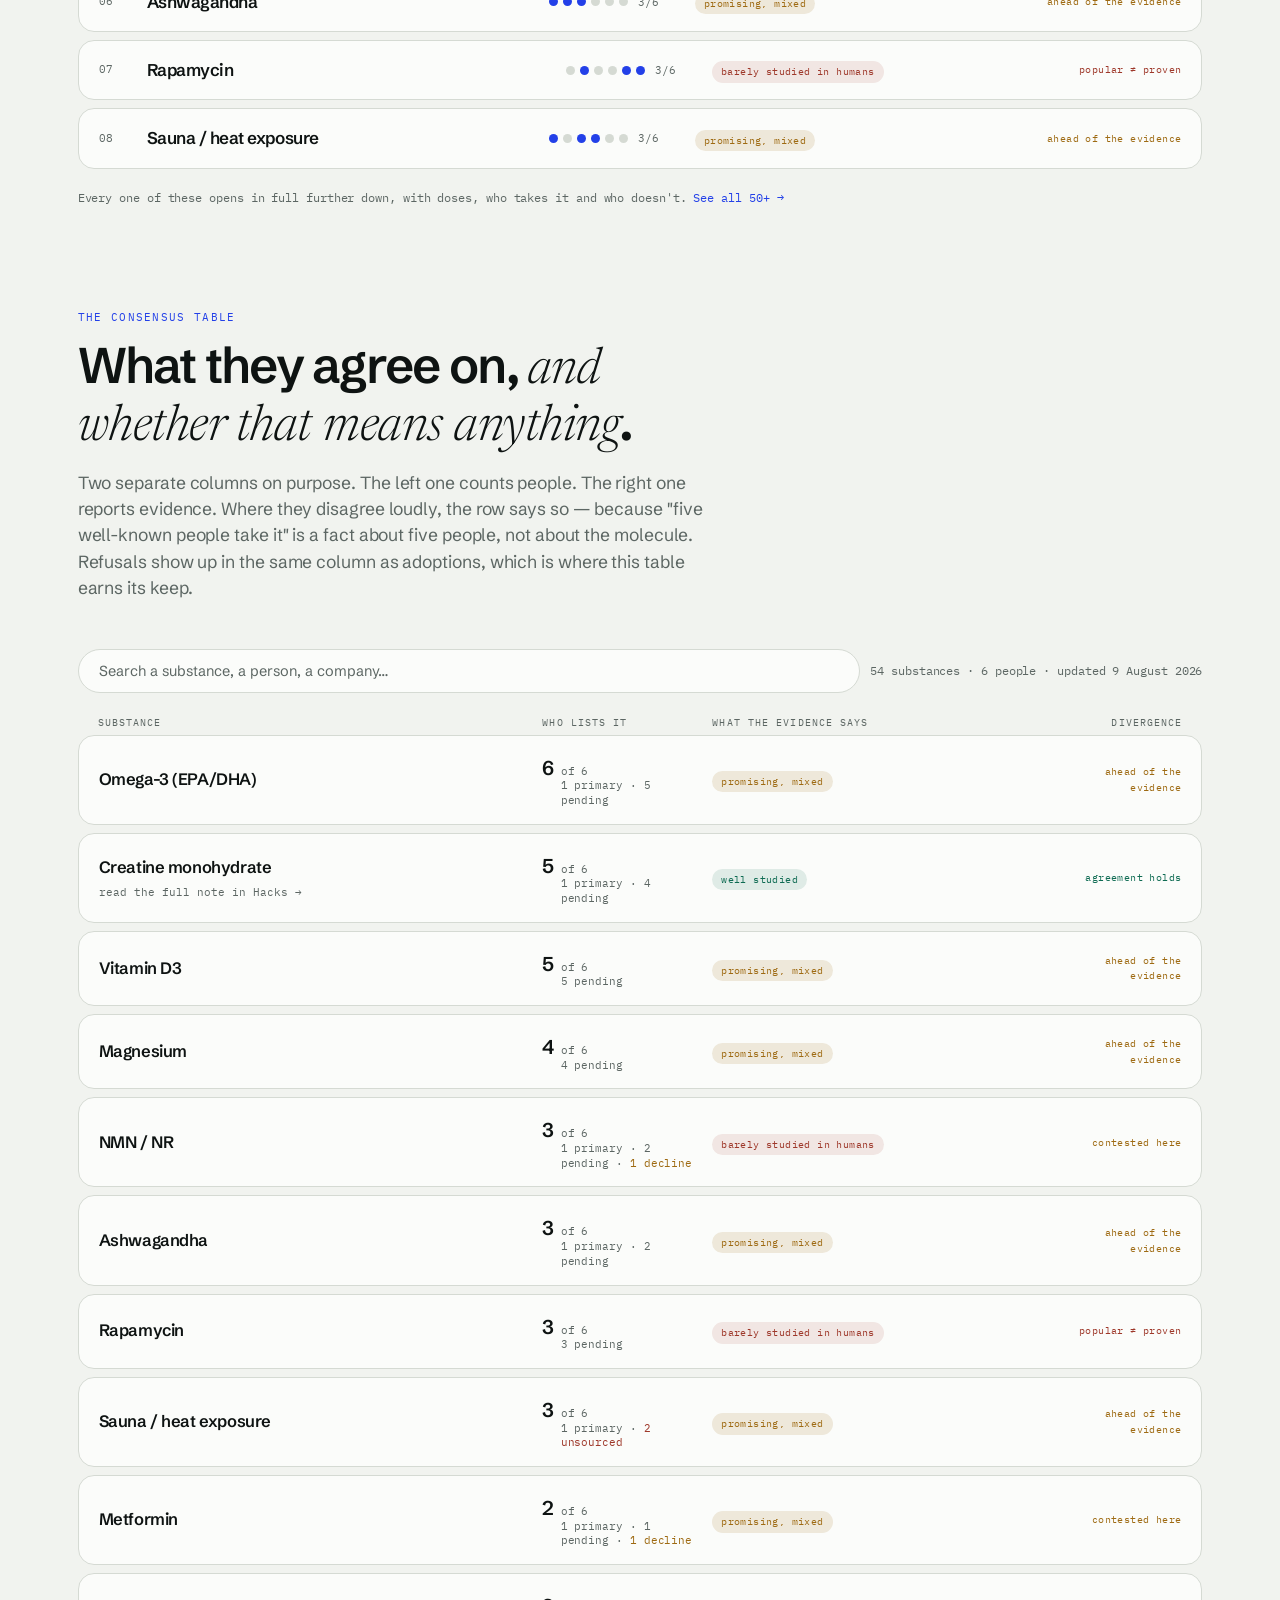
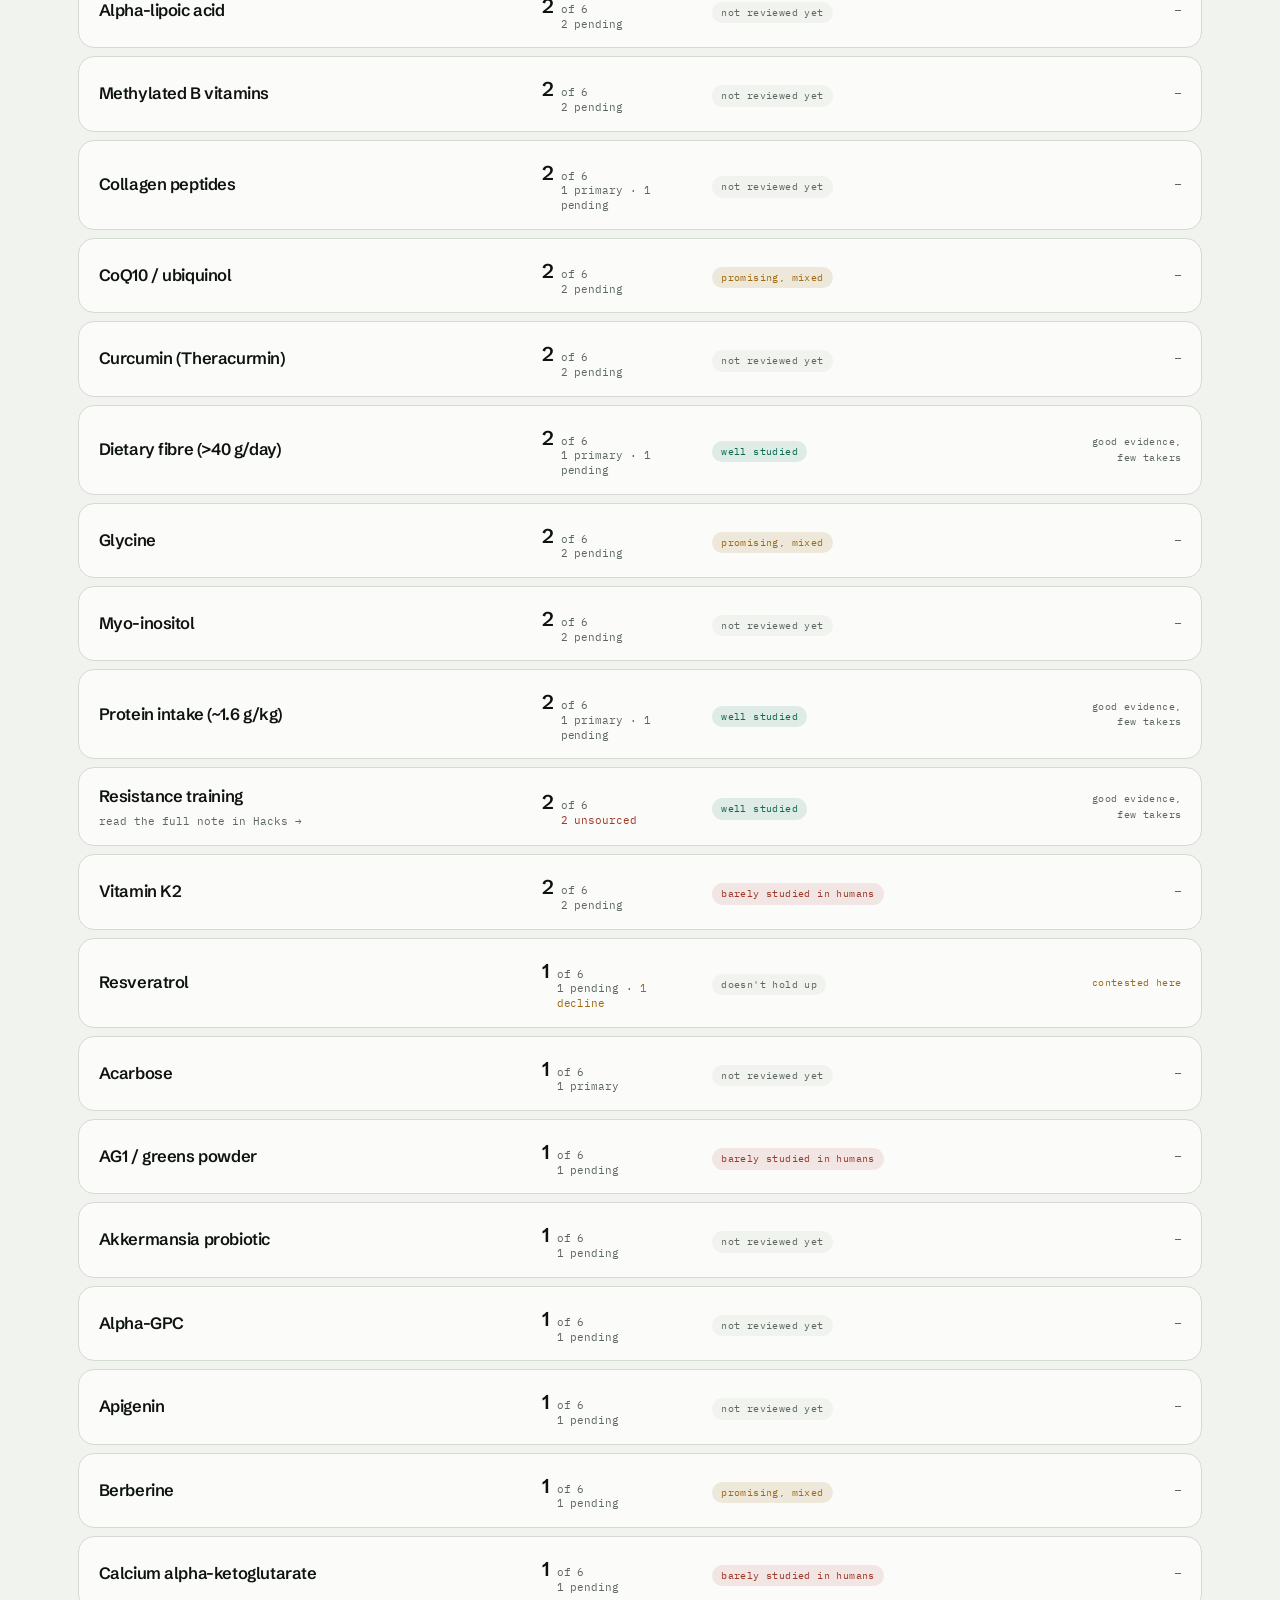
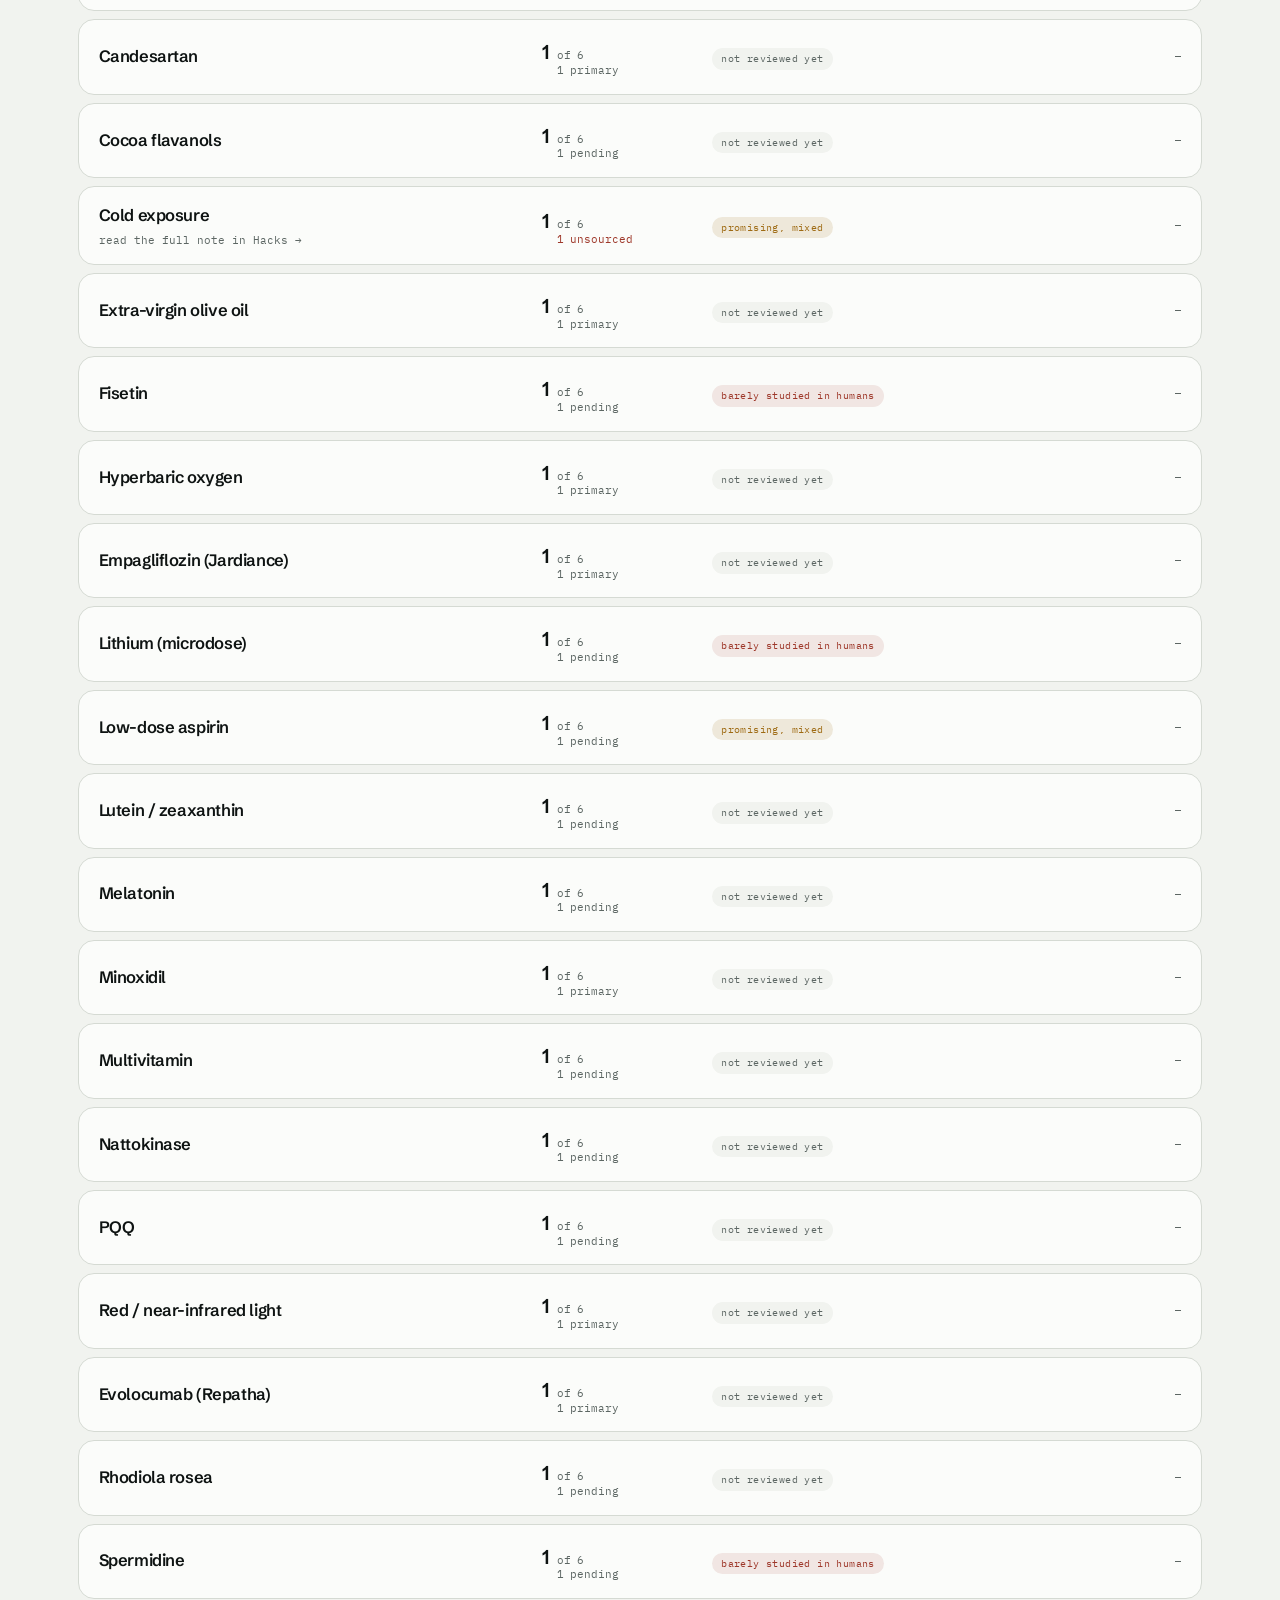
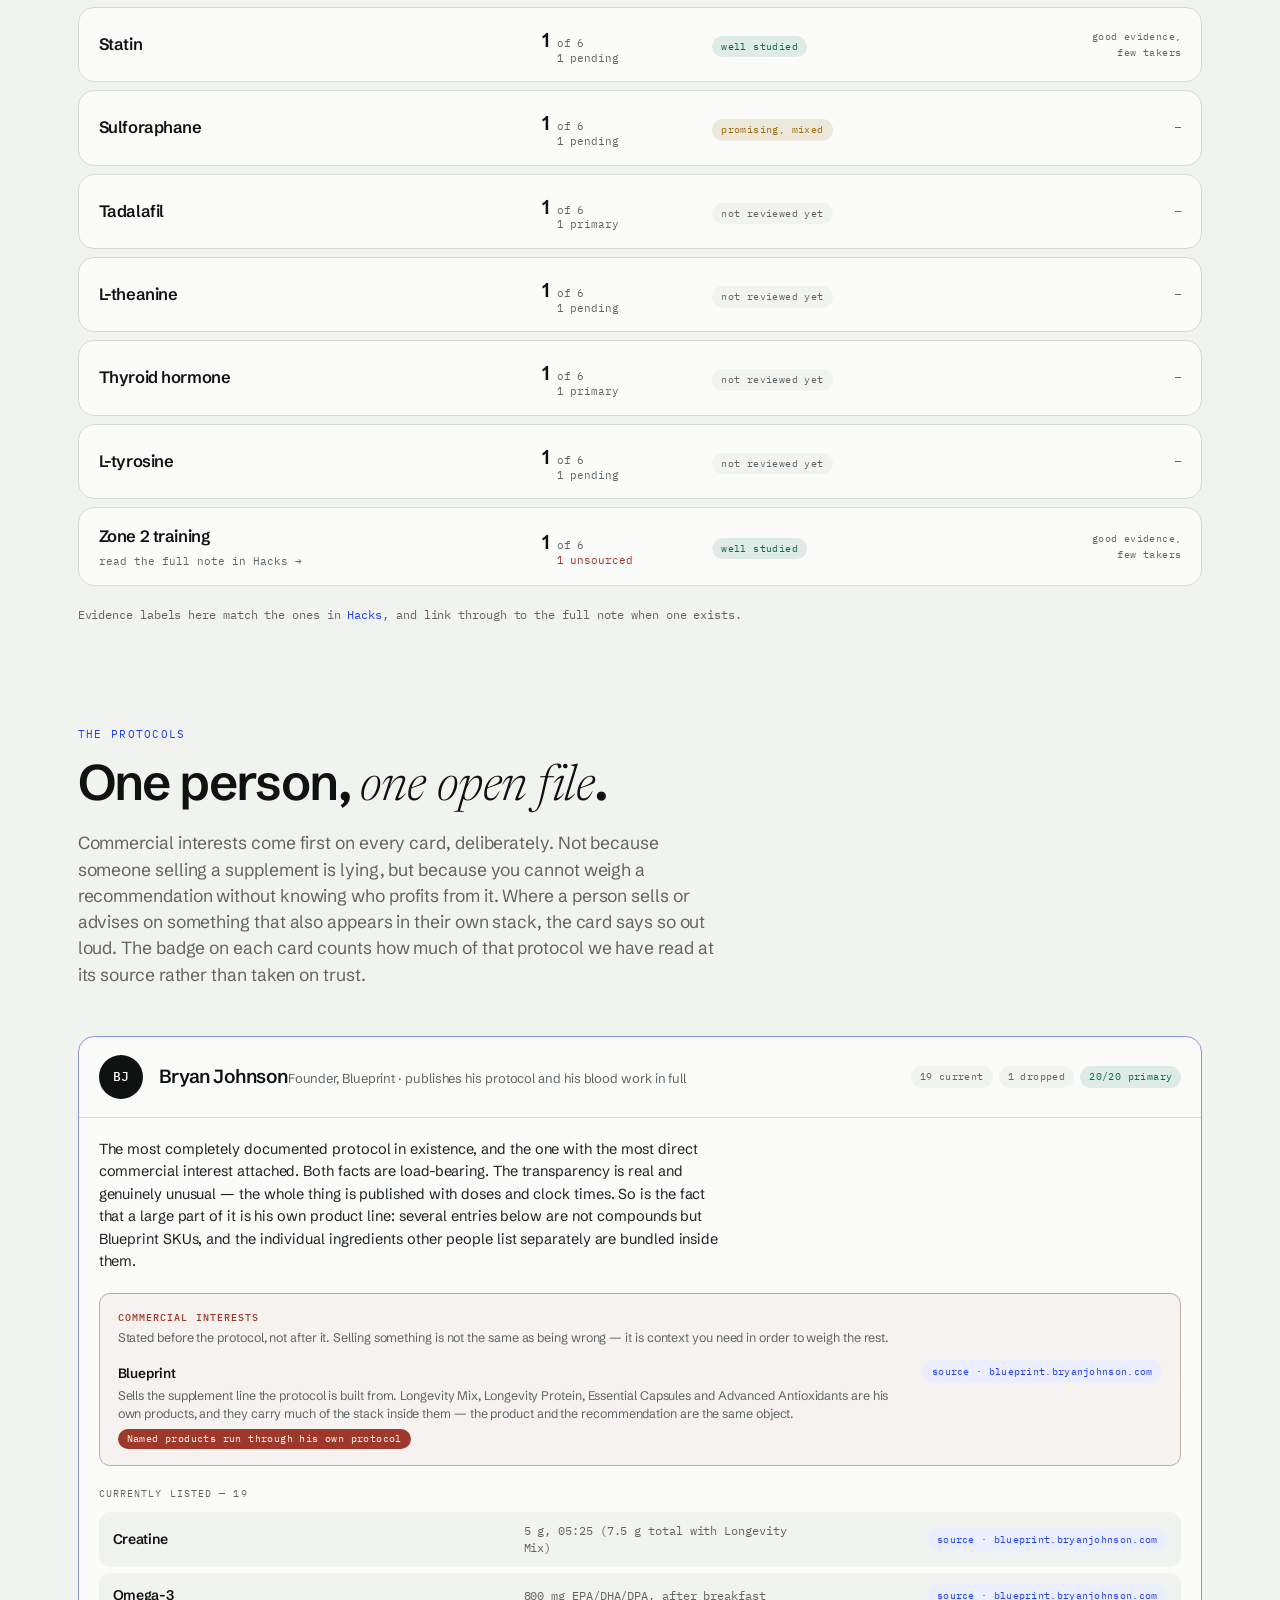
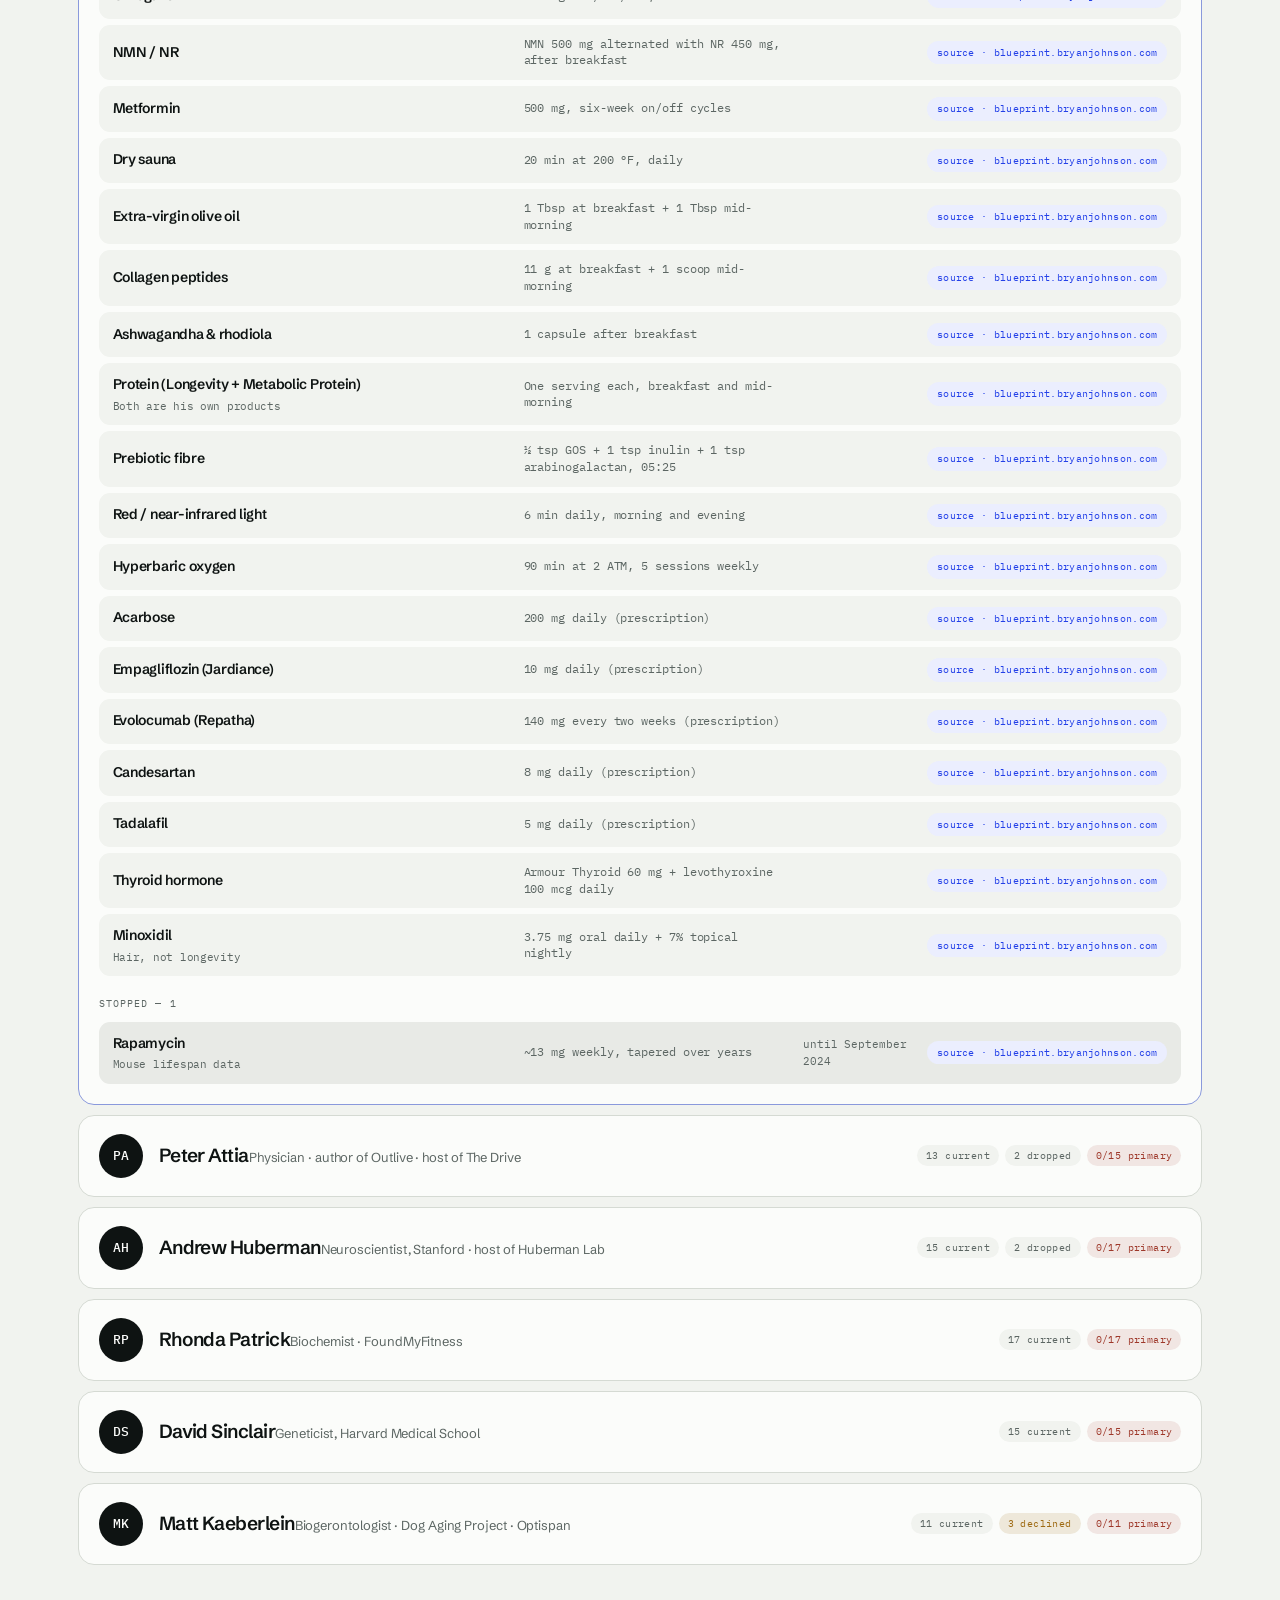
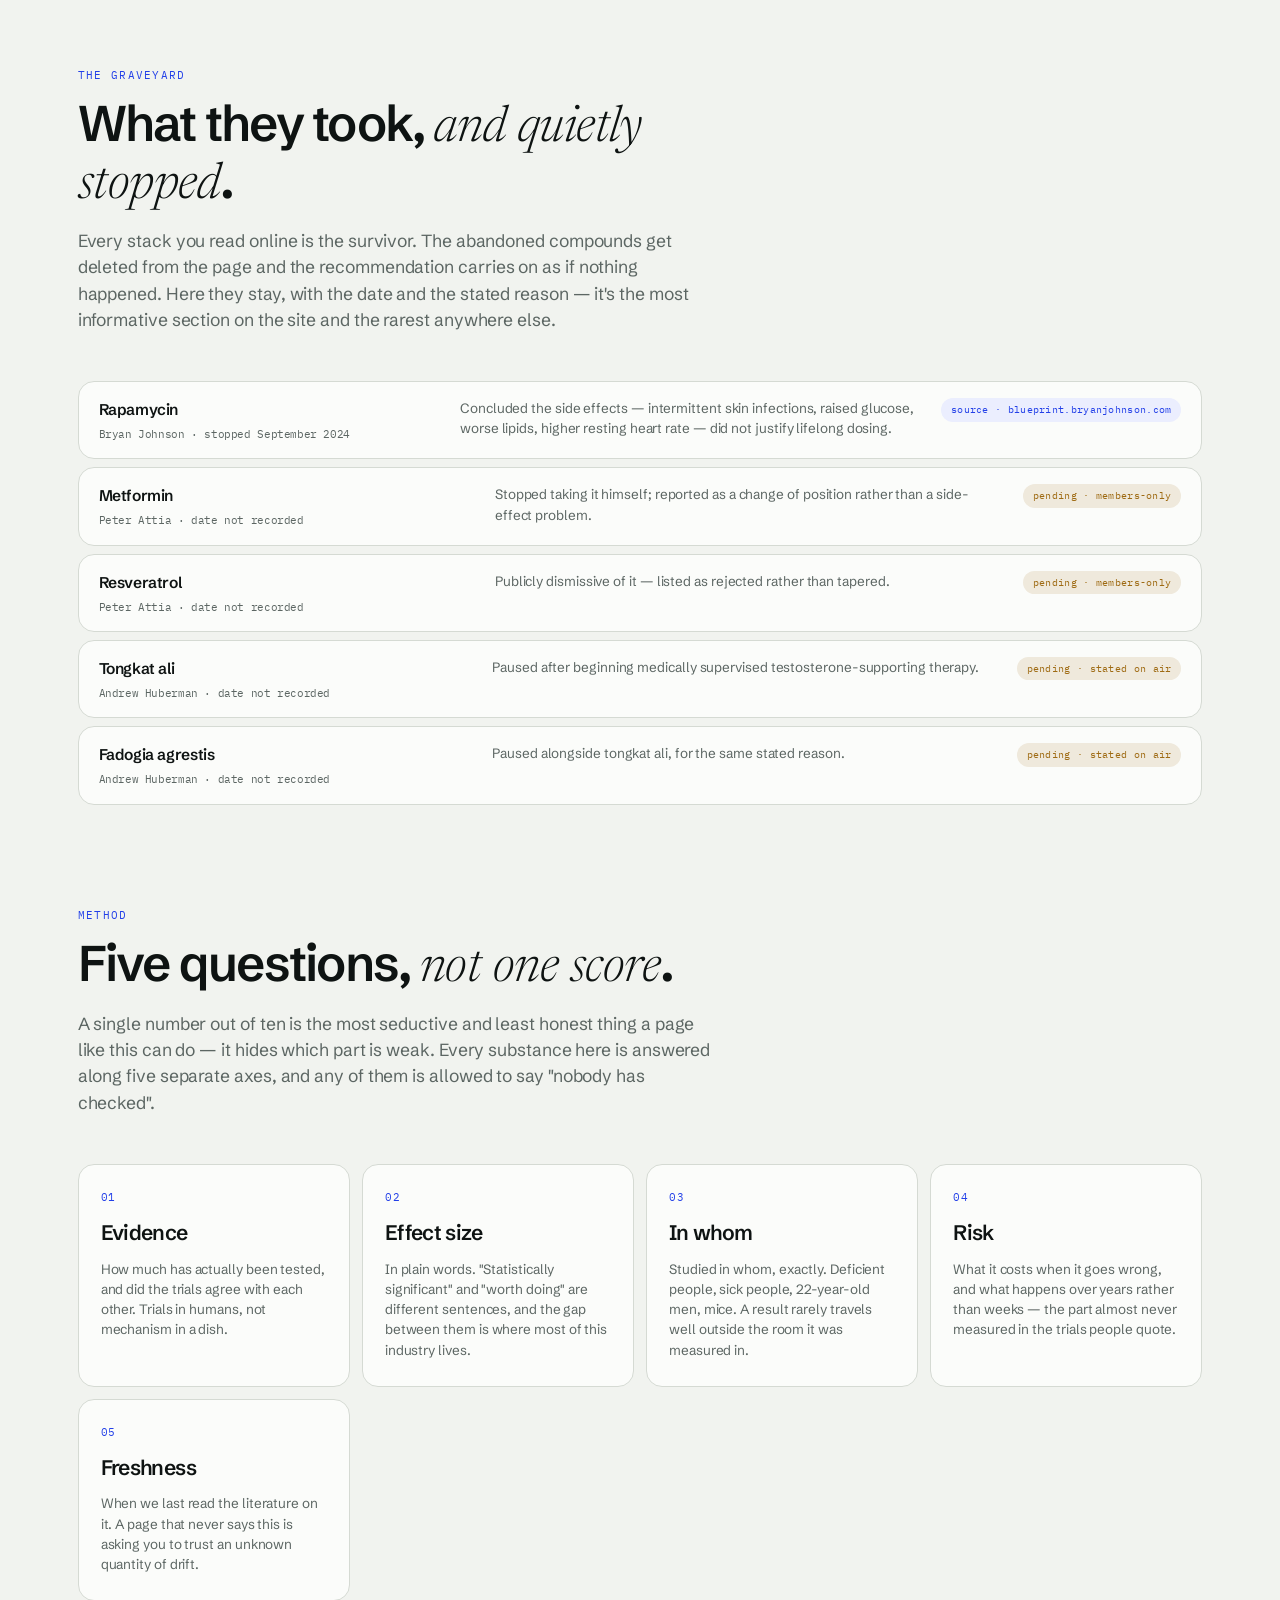
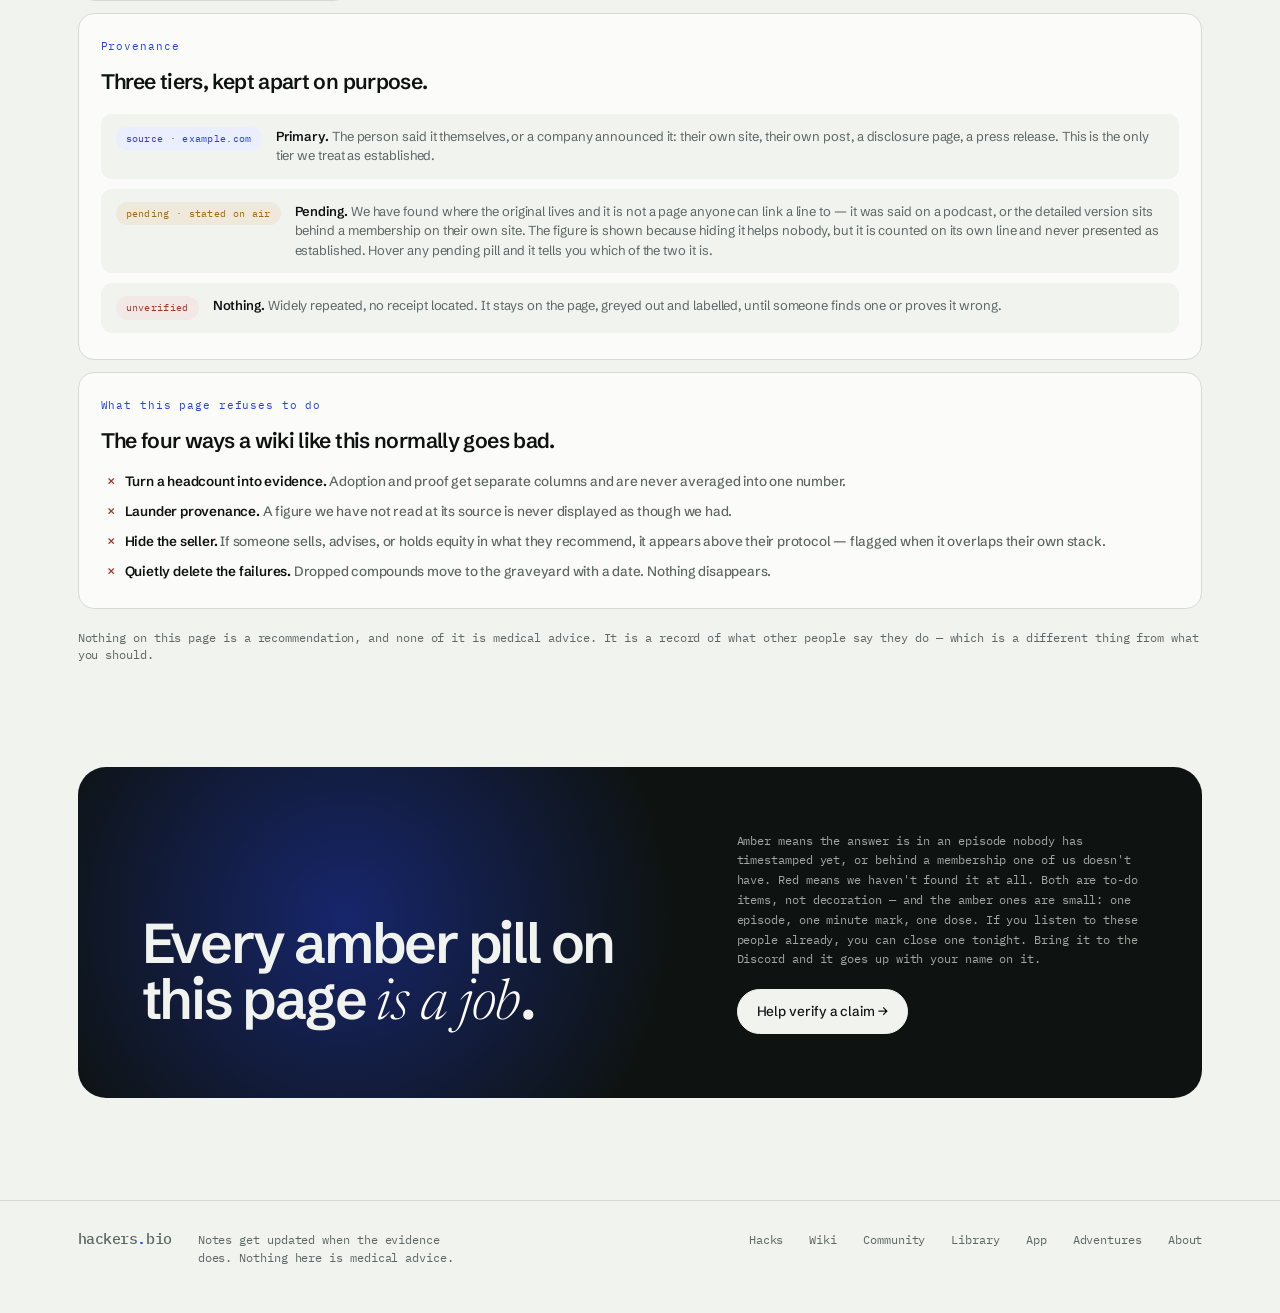
<file: files/wiki.html>
<!doctype html>
<html lang="en">
<head>
<meta charset="utf-8">
<meta name="viewport" content="width=device-width, initial-scale=1">
<title>Wiki — hackers.bio</title>
<meta name="description" content="Who takes what, where the claim comes from, what they sell, what they quietly stopped — and whether the evidence agrees with any of it.">
<link rel="preconnect" href="https://fonts.googleapis.com">
<link rel="preconnect" href="https://fonts.gstatic.com" crossorigin>
<link href="https://fonts.googleapis.com/css2?family=IBM+Plex+Mono:wght@400;500&family=Newsreader:ital,opsz,wght@1,6..72,300..400&family=Schibsted+Grotesk:wght@400;500;600;700&display=swap" rel="stylesheet">
<link rel="stylesheet" href="styles.css">

<style>
/* ============================================================
   Wiki — page-only styles. Everything else comes from styles.css
   ============================================================ */

/* ---------- the provenance meter ---------- */
.meter{
  background:var(--card);border:1px solid var(--rule);border-radius:var(--r);
  padding:8px;display:grid;gap:2px;
}
.meter-row{display:flex;flex-wrap:wrap;gap:10px 26px;align-items:baseline;padding:12px 14px}
.meter-row b{font-size:22px;font-weight:600;letter-spacing:-.03em;line-height:1}
.meter-row b span{font-family:var(--mono);font-size:11px;font-weight:400;color:var(--ink-soft);letter-spacing:.04em;margin-left:7px}
.meter-row b.p1{color:var(--blue)}
.meter-row b.p2{color:var(--ochre)}
.meter-row b.p3{color:var(--brick)}
.meter-bar{display:flex;height:6px;border-radius:999px;background:var(--paper-2);overflow:hidden;margin:0 14px 6px}
.meter-bar i{display:block;height:100%}
.meter-bar i.p1{background:var(--blue)}
.meter-bar i.p2{background:var(--ochre)}
.meter-note{margin:0;padding:2px 14px 12px;font-family:var(--mono);font-size:11px;line-height:1.6;color:var(--ink-soft)}
.meter-note b{color:var(--ink);font-weight:500}

/* ---------- provenance pills: three tiers, never merged ---------- */
.src{
  display:inline-flex;align-items:center;gap:5px;white-space:nowrap;
  font-family:var(--mono);font-size:10px;letter-spacing:.03em;
  border-radius:999px;padding:3px 9px;text-decoration:none;
  background:var(--blue-soft);color:var(--blue);border:1px solid transparent;
  transition:.18s var(--ease);
}
.src:hover{border-color:currentColor}
.src.sec{background:color-mix(in srgb,var(--ochre) 13%,var(--card));color:var(--ochre)}
.src.no{
  background:color-mix(in srgb,var(--brick) 10%,var(--card));
  color:var(--brick);cursor:default;
}

/* ---------- where they converge ---------- */
.top{margin:0;padding:0;list-style:none;display:grid;gap:8px;counter-reset:t}
.top li{
  counter-increment:t;
  display:grid;grid-template-columns:30px minmax(0,1.15fr) 128px minmax(0,1fr) auto;gap:18px;align-items:center;
  background:var(--card);border:1px solid var(--rule);border-radius:var(--r);
  padding:16px 20px;transition:.2s var(--ease);
}
.top li:hover{border-color:color-mix(in srgb,var(--blue) 45%,var(--rule));transform:translateY(-2px)}
.top li::before{content:"0" counter(t);font-family:var(--mono);font-size:11px;color:var(--ink-soft)}
.t-name{font-size:17px;font-weight:600;letter-spacing:-.028em}
.t-name small{display:block;font-family:var(--mono);font-size:10.5px;font-weight:400;color:var(--ink-soft);margin-top:3px}
.t-dots{display:flex;align-items:center;gap:5px}
.t-dots i{width:9px;height:9px;border-radius:50%;background:var(--rule);flex:none}
.t-dots i.on{background:var(--blue)}
.t-dots i.no{background:var(--ochre)}
.t-dots b{font-family:var(--mono);font-size:10.5px;font-weight:400;color:var(--ink-soft);margin-left:5px}
.t-flag{font-family:var(--mono);font-size:10px;letter-spacing:.04em;text-align:right;color:var(--ink-soft);white-space:nowrap}
.t-flag.warn{color:var(--brick)}
.t-flag.good{color:var(--green)}
.t-flag.split{color:var(--ochre)}

/* ---------- search ---------- */
.wiki-search{display:flex;flex-wrap:wrap;gap:10px;align-items:center;margin-bottom:22px}
.wiki-search input{
  flex:1 1 300px;font-family:var(--sans);font-size:14.5px;color:var(--ink);
  background:var(--card);border:1px solid var(--rule);border-radius:999px;
  padding:12px 20px;outline:none;transition:.18s var(--ease);
}
.wiki-search input:focus{border-color:var(--blue)}
.wiki-search input::placeholder{color:var(--ink-soft)}
.wiki-count{font-family:var(--mono);font-size:11.5px;color:var(--ink-soft)}

/* ---------- consensus table ---------- */
.cons{display:grid;gap:8px}
.cons-head{
  display:grid;grid-template-columns:minmax(0,1.35fr) 150px minmax(0,1.1fr) 104px;gap:20px;
  padding:0 20px 4px;
  font-family:var(--mono);font-size:10px;letter-spacing:.11em;text-transform:uppercase;color:var(--ink-soft);
}
.cons-head span:last-child{text-align:right}

.crow{background:var(--card);border:1px solid var(--rule);border-radius:var(--r);transition:.2s var(--ease)}
.crow[open]{border-color:color-mix(in srgb,var(--blue) 42%,var(--rule))}
.crow summary{
  display:grid;grid-template-columns:minmax(0,1.35fr) 150px minmax(0,1.1fr) 104px;gap:20px;
  align-items:center;padding:16px 20px;cursor:pointer;list-style:none;
}
.crow summary::-webkit-details-marker{display:none}
.crow summary:hover .c-name{color:var(--blue)}
.c-name{font-size:16.5px;font-weight:600;letter-spacing:-.025em;transition:.2s var(--ease)}
.c-name small{display:block;font-family:var(--mono);font-size:10.5px;font-weight:400;color:var(--ink-soft);letter-spacing:0;margin-top:3px}
.c-take{display:flex;align-items:baseline;gap:7px}
.c-take b{font-size:20px;font-weight:600;letter-spacing:-.03em}
.c-take b.zero{color:var(--rule)}
.c-take > span{font-family:var(--mono);font-size:10.5px;color:var(--ink-soft);line-height:1.4}
.c-take span.pend{color:var(--brick)}
.c-take span.nope{color:var(--ochre)}
.c-flag{font-family:var(--mono);font-size:10px;letter-spacing:.04em;text-align:right;color:var(--ink-soft)}
.c-flag.warn{color:var(--brick)}
.c-flag.good{color:var(--green)}
.c-flag.split{color:var(--ochre)}

.c-body{border-top:1px solid var(--rule);padding:18px 20px 20px;display:grid;gap:18px}
.dims{display:grid;gap:10px;grid-template-columns:repeat(auto-fit,minmax(148px,1fr))}
.dim{background:var(--paper);border-radius:var(--r-sm);padding:11px 13px}
.dim b{display:block;font-family:var(--mono);font-size:9.5px;letter-spacing:.1em;text-transform:uppercase;color:var(--ink-soft);font-weight:400}
.dim p{margin:5px 0 0;font-size:13px;line-height:1.4;font-weight:500;letter-spacing:-.015em}
.dim p.none{color:var(--ink-soft);font-weight:400}
.who-takes{display:grid;gap:6px}
.who-takes .wt{
  display:grid;grid-template-columns:minmax(0,1fr) auto;gap:8px 16px;align-items:center;
  padding:9px 12px;border-radius:var(--r-sm);background:var(--paper);
}
.who-takes .wt.unv{opacity:.62}
.who-takes .wt.no{background:color-mix(in srgb,var(--ochre) 7%,var(--paper))}
.wt-name{font-size:13.5px;font-weight:500;letter-spacing:-.015em}
.wt-name em{font-family:var(--mono);font-style:normal;font-size:11px;color:var(--ink-soft);margin-left:8px;font-weight:400}
.wt-name i{font-family:var(--mono);font-style:normal;font-size:10px;color:var(--ochre);margin-left:8px;letter-spacing:.04em}

/* ---------- people ---------- */
.people{display:grid;gap:10px}
.person{background:var(--card);border:1px solid var(--rule);border-radius:var(--r);transition:.2s var(--ease)}
.person[open]{border-color:color-mix(in srgb,var(--blue) 42%,var(--rule))}
.person summary{
  display:grid;grid-template-columns:44px minmax(0,1fr) auto;gap:16px;align-items:center;
  padding:18px 20px;cursor:pointer;list-style:none;
}
.person summary::-webkit-details-marker{display:none}
.person summary:hover .p-name{color:var(--blue)}
.p-face{
  width:44px;height:44px;border-radius:50%;display:grid;place-items:center;
  font-family:var(--mono);font-size:13px;font-weight:500;color:var(--card);background:var(--ink);
}
.p-name{font-size:19px;font-weight:600;letter-spacing:-.028em;transition:.2s var(--ease)}
.p-role{margin:3px 0 0;font-size:13px;color:var(--ink-soft);line-height:1.45}
.p-meta{display:flex;flex-wrap:wrap;gap:6px;justify-content:flex-end}

.p-body{border-top:1px solid var(--rule);padding:20px;display:grid;gap:20px}
.p-lede{margin:0;font-size:14.5px;line-height:1.55;color:var(--ink-2);max-width:70ch}

.coi{
  border:1px solid color-mix(in srgb,var(--brick) 30%,var(--rule));
  background:color-mix(in srgb,var(--brick) 5%,var(--card));
  border-radius:var(--r-sm);padding:16px 18px;
}
.coi h4{
  margin:0 0 4px;font-family:var(--mono);font-size:10px;letter-spacing:.11em;
  text-transform:uppercase;color:var(--brick);font-weight:500;
}
.coi p.why{margin:0 0 12px;font-size:12.5px;color:var(--ink-soft);line-height:1.5}
.coi ul{margin:0;padding:0;list-style:none;display:grid;gap:10px}
.coi li{display:grid;grid-template-columns:minmax(0,1fr) auto;gap:6px 14px;align-items:start}
.coi b{font-size:13.5px;font-weight:600;letter-spacing:-.015em}
.coi span{display:block;font-size:12.5px;color:var(--ink-soft);line-height:1.45;margin-top:2px}
.coi .clash{
  display:inline-block;margin-top:6px;font-family:var(--mono);font-size:10px;letter-spacing:.04em;
  background:var(--brick);color:var(--card);border-radius:999px;padding:3px 9px;
}

.sub-h{
  font-family:var(--mono);font-size:10px;letter-spacing:.11em;text-transform:uppercase;
  color:var(--ink-soft);margin:0 0 10px;
}
.stack{display:grid;gap:6px}
.srow{
  display:grid;grid-template-columns:minmax(0,1.5fr) minmax(0,1fr) 108px auto;gap:8px 16px;align-items:center;
  padding:11px 14px;border-radius:var(--r-sm);background:var(--paper);
}
.srow.unv{opacity:.6}
.srow.gone{background:color-mix(in srgb,var(--ink) 4%,var(--paper))}
.srow.no{background:color-mix(in srgb,var(--ochre) 8%,var(--paper))}
.s-item{font-size:14px;font-weight:600;letter-spacing:-.02em}
.s-item small{display:block;font-family:var(--mono);font-size:10.5px;font-weight:400;color:var(--ink-soft);margin-top:3px;line-height:1.45}
.s-dose{font-family:var(--mono);font-size:11.5px;color:var(--ink-soft);line-height:1.45}
.s-dose span{opacity:.55}
.s-when{font-family:var(--mono);font-size:10.5px;color:var(--ink-soft)}

/* ---------- graveyard ---------- */
.grave{display:grid;gap:8px}
.grow{
  display:grid;grid-template-columns:minmax(0,1fr) minmax(0,1.35fr) auto;gap:10px 20px;align-items:start;
  background:var(--card);border:1px solid var(--rule);border-radius:var(--r);padding:16px 20px;
}
.grow.unv{opacity:.62}
.g-what{font-size:15.5px;font-weight:600;letter-spacing:-.025em}
.g-what small{display:block;font-family:var(--mono);font-size:10.5px;font-weight:400;color:var(--ink-soft);margin-top:4px}
.g-why{margin:0;font-size:13.5px;color:var(--ink-soft);line-height:1.5}
.g-why span{opacity:.6}

.empty{
  font-family:var(--mono);font-size:12px;color:var(--ink-soft);
  background:var(--card);border:1px dashed var(--rule);border-radius:var(--r);padding:26px;text-align:center;
}

/* ---------- method ---------- */
.method{display:grid;gap:12px;grid-template-columns:repeat(auto-fit,minmax(250px,1fr))}
.no-list{margin:16px 0 0;padding:0;list-style:none;display:grid;gap:10px}
.no-list li{font-size:13.5px;line-height:1.5;color:var(--ink-soft);padding-left:24px;position:relative}
.no-list li::before{content:"×";position:absolute;left:6px;top:-1px;font-family:var(--mono);color:var(--brick);font-size:14px}
.no-list b{color:var(--ink);font-weight:600}

.tiers{display:grid;gap:10px;margin-top:16px}
.tier{display:grid;grid-template-columns:auto minmax(0,1fr);gap:14px;align-items:start;
  background:var(--paper);border-radius:var(--r-sm);padding:13px 15px}
.tier p{margin:0;font-size:13px;line-height:1.5;color:var(--ink-soft)}
.tier p b{color:var(--ink);font-weight:600}

/* ---------- responsive ---------- */
@media (max-width:860px){
  .top li{grid-template-columns:26px minmax(0,1fr);gap:6px 14px;row-gap:12px}
  .top li > span{grid-column:2}
  .t-flag{text-align:left}
  .cons-head{display:none}
  .crow summary{grid-template-columns:minmax(0,1fr) auto;gap:10px 16px}
  .c-take{grid-column:1;order:2}
  .c-ev{grid-column:1 / -1;order:3}
  .c-flag{text-align:left;grid-column:1 / -1;order:4}
  .srow{grid-template-columns:minmax(0,1fr) auto;gap:6px 12px}
  .s-dose{grid-column:1 / -1}
  .grow{grid-template-columns:1fr}
}
@media (max-width:560px){
  .person summary{grid-template-columns:36px minmax(0,1fr);gap:12px}
  .p-face{width:36px;height:36px;font-size:11.5px}
  .p-meta{grid-column:1 / -1;justify-content:flex-start}
  .tier{grid-template-columns:1fr}
}
</style>
</head>
<body>

<header class="masthead">
  <div class="wrap masthead-in">
    <a class="mark" href="index.html">hackers<i>.</i>bio</a>
    <nav>
      <a href="hacks.html">Hacks</a>
      <a class="is-active" href="wiki.html">Wiki</a>
      <a href="community.html">Community</a>
      <a href="library.html">Library</a>
      <a href="app.html">App</a>
      <a href="adventures.html">Adventures</a>
    </nav>
    <a class="btn" href="community.html">Join</a>
  </div>
</header>

<main>

  <!-- ====== HEAD ====== -->
  <section class="page-head">
    <div class="wrap page-head-in">
      <div class="rise">
        <p class="eyebrow"><i class="dot"></i>06 — Wiki</p>
        <h1>Who takes what, and <em class="s">whether it holds up</em>.</h1>
        <p class="lede">A record of the protocols that public figures in longevity actually follow — with the receipt for every line, what each of them sells, what they quietly stopped taking, who publicly refuses it, and the evidence sitting next to the claim rather than three clicks away. Popularity is not evidence, so this page never lets the two share a column.</p>
        <div class="page-actions">
          <a class="btn" href="#consensus">See the consensus table</a>
          <a class="btn btn-ghost" href="#method">How this is built</a>
        </div>
      </div>

      <aside class="side-note rise d2">
        <h3>How to read this page</h3>
        <p>Four rules, and they are the whole point of it existing.</p>
        <ul>
          <li><b>Provenance has three tiers</b> — blue is linked and checkable, amber is pending, red has no located source at all.</li>
          <li><b>The tiers never get added together</b>, because "we found it but couldn't read it" is not the same claim as "here it is".</li>
          <li><b>Who sells what is stated first</b>, before their protocol, not in a footnote.</li>
          <li><b>Refusals count too</b> — someone declining a compound is data the headcount hides.</li>
        </ul>
      </aside>
    </div>
  </section>

  <!-- ====== THE METER ====== -->
  <section class="band tight">
    <div class="wrap">
      <div class="meter rise d2" id="meter">
        <div class="meter-row">
          <b id="m-people">—<span>people</span></b>
          <b id="m-claims">—<span>claims</span></b>
          <b class="p1" id="m-primary">—<span>primary source</span></b>
          <b class="p2" id="m-second">—<span>pending</span></b>
          <b class="p3" id="m-unv">—<span>no source</span></b>
        </div>
        <div class="meter-bar"><i class="p1" id="m-bar1"></i><i class="p2" id="m-bar2"></i></div>
        <p class="meter-note" id="m-note">Loading the database…</p>
      </div>
    </div>
  </section>

  <!-- ====== WHERE THEY CONVERGE ====== -->
  <section class="band tight" id="agreed">
    <div class="wrap">
      <div class="band-head">
        <p class="figtag">Where they converge</p>
        <h2 class="h2">The short list <em class="s">almost all of them take</em>.</h2>
        <p class="lede">Everything that at least half the people on this page list. Read the right-hand column before you read the left one: two of the most universal items here sit on evidence we'd describe as mixed, and one of the most popular has a working scientist on this same page publicly refusing it. Agreement among well-known people is a real signal — about them.</p>
      </div>
      <ol class="top" id="top"></ol>
      <p class="aside-line">Every one of these opens in full further down, with doses, who takes it and who doesn't. <a href="#consensus">See all 50+ →</a></p>
    </div>
  </section>

  <!-- ====== CONSENSUS ====== -->
  <section class="band tight" id="consensus">
    <div class="wrap">
      <div class="band-head">
        <p class="figtag">The consensus table</p>
        <h2 class="h2">What they agree on, <em class="s">and whether that means anything</em>.</h2>
        <p class="lede">Two separate columns on purpose. The left one counts people. The right one reports evidence. Where they disagree loudly, the row says so — because "five well-known people take it" is a fact about five people, not about the molecule. Refusals show up in the same column as adoptions, which is where this table earns its keep.</p>
      </div>

      <div class="wiki-search">
        <input type="search" id="q" placeholder="Search a substance, a person, a company…" aria-label="Search the wiki">
        <span class="wiki-count" id="q-count"></span>
      </div>

      <div class="cons-head" aria-hidden="true">
        <span>Substance</span>
        <span>Who lists it</span>
        <span>What the evidence says</span>
        <span>Divergence</span>
      </div>
      <div class="cons" id="cons"></div>
      <p class="aside-line">Evidence labels here match the ones in <a href="hacks.html">Hacks</a>, and link through to the full note when one exists.</p>
    </div>
  </section>

  <!-- ====== PEOPLE ====== -->
  <section class="band tight" id="people">
    <div class="wrap">
      <div class="band-head">
        <p class="figtag">The protocols</p>
        <h2 class="h2">One person, <em class="s">one open file</em>.</h2>
        <p class="lede">Commercial interests come first on every card, deliberately. Not because someone selling a supplement is lying, but because you cannot weigh a recommendation without knowing who profits from it. Where a person sells or advises on something that also appears in their own stack, the card says so out loud. The badge on each card counts how much of that protocol we have read at its source rather than taken on trust.</p>
      </div>
      <div class="people" id="people-list"></div>
    </div>
  </section>

  <!-- ====== GRAVEYARD ====== -->
  <section class="band tight" id="graveyard">
    <div class="wrap">
      <div class="band-head">
        <p class="figtag">The graveyard</p>
        <h2 class="h2">What they took, <em class="s">and quietly stopped</em>.</h2>
        <p class="lede">Every stack you read online is the survivor. The abandoned compounds get deleted from the page and the recommendation carries on as if nothing happened. Here they stay, with the date and the stated reason — it's the most informative section on the site and the rarest anywhere else.</p>
      </div>
      <div class="grave" id="grave"></div>
    </div>
  </section>

  <!-- ====== METHOD ====== -->
  <section class="band tight" id="method">
    <div class="wrap">
      <div class="band-head">
        <p class="figtag">Method</p>
        <h2 class="h2">Five questions, <em class="s">not one score</em>.</h2>
        <p class="lede">A single number out of ten is the most seductive and least honest thing a page like this can do — it hides which part is weak. Every substance here is answered along five separate axes, and any of them is allowed to say "nobody has checked".</p>
      </div>

      <div class="method">
        <div class="panel">
          <span class="kicker">01</span>
          <h3>Evidence</h3>
          <p>How much has actually been tested, and did the trials agree with each other. Trials in humans, not mechanism in a dish.</p>
        </div>
        <div class="panel">
          <span class="kicker">02</span>
          <h3>Effect size</h3>
          <p>In plain words. "Statistically significant" and "worth doing" are different sentences, and the gap between them is where most of this industry lives.</p>
        </div>
        <div class="panel">
          <span class="kicker">03</span>
          <h3>In whom</h3>
          <p>Studied in whom, exactly. Deficient people, sick people, 22-year-old men, mice. A result rarely travels well outside the room it was measured in.</p>
        </div>
        <div class="panel">
          <span class="kicker">04</span>
          <h3>Risk</h3>
          <p>What it costs when it goes wrong, and what happens over years rather than weeks — the part almost never measured in the trials people quote.</p>
        </div>
        <div class="panel">
          <span class="kicker">05</span>
          <h3>Freshness</h3>
          <p>When we last read the literature on it. A page that never says this is asking you to trust an unknown quantity of drift.</p>
        </div>
      </div>

      <div class="grid-3" style="margin-top:12px">
        <div class="panel" style="grid-column:1/-1">
          <span class="kicker">Provenance</span>
          <h3>Three tiers, kept apart on purpose.</h3>
          <div class="tiers">
            <div class="tier"><span class="src">source · example.com</span>
              <p><b>Primary.</b> The person said it themselves, or a company announced it: their own site, their own post, a disclosure page, a press release. This is the only tier we treat as established.</p></div>
            <div class="tier"><span class="src sec" title="Example. Real pending pills say which of the two applies.">pending · stated on air</span>
              <p><b>Pending.</b> We have found where the original lives and it is not a page anyone can link a line to — it was said on a podcast, or the detailed version sits behind a membership on their own site. The figure is shown because hiding it helps nobody, but it is counted on its own line and never presented as established. Hover any pending pill and it tells you which of the two it is.</p></div>
            <div class="tier"><span class="src no">unverified</span>
              <p><b>Nothing.</b> Widely repeated, no receipt located. It stays on the page, greyed out and labelled, until someone finds one or proves it wrong.</p></div>
          </div>
        </div>

        <div class="panel" style="grid-column:1/-1">
          <span class="kicker">What this page refuses to do</span>
          <h3>The four ways a wiki like this normally goes bad.</h3>
          <ul class="no-list">
            <li><b>Turn a headcount into evidence.</b> Adoption and proof get separate columns and are never averaged into one number.</li>
            <li><b>Launder provenance.</b> A figure we have not read at its source is never displayed as though we had.</li>
            <li><b>Hide the seller.</b> If someone sells, advises, or holds equity in what they recommend, it appears above their protocol — flagged when it overlaps their own stack.</li>
            <li><b>Quietly delete the failures.</b> Dropped compounds move to the graveyard with a date. Nothing disappears.</li>
          </ul>
        </div>
      </div>

      <p class="aside-line">Nothing on this page is a recommendation, and none of it is medical advice. It is a record of what other people say they do — which is a different thing from what you should.</p>
    </div>
  </section>

  <!-- ====== CLOSE ====== -->
  <section class="close">
    <div class="wrap">
      <div class="close-inner">
        <div class="close-grid">
          <h2>Every amber pill on this page <em class="s">is a job</em>.</h2>
          <div>
            <p>Amber means the answer is in an episode nobody has timestamped yet, or behind a membership one of us doesn't have. Red means we haven't found it at all. Both are to-do items, not decoration — and the amber ones are small: one episode, one minute mark, one dose. If you listen to these people already, you can close one tonight. Bring it to the Discord and it goes up with your name on it.</p>
            <a class="btn" href="community.html">Help verify a claim →</a>
          </div>
        </div>
      </div>
    </div>
  </section>

</main>

<footer>
  <div class="wrap foot">
    <a class="mark" href="index.html">hackers<i>.</i>bio</a>
    <p>Notes get updated when the evidence does. Nothing here is medical advice.</p>
    <span class="spacer"></span>
    <a href="hacks.html">Hacks</a>
    <a href="wiki.html">Wiki</a>
    <a href="community.html">Community</a>
    <a href="library.html">Library</a>
    <a href="app.html">App</a>
    <a href="adventures.html">Adventures</a>
    <a href="about.html">About</a>
  </div>
</footer>

<script>
/* ==================================================================
   WIKI — the whole page is built from the data blocks below.
   Edit the data, the page rebuilds itself: cards, consensus table,
   graveyard and every counter. No HTML to touch.

   PROVENANCE — every claim carries two source fields:
     src : ""  → primary. Their own words, their own site, a press
                 release, a disclosure page. Blue pill. Counted.
     pend: ""  → pending. The original has been located but cannot be
                 linked to a line: said on a podcast, or behind a
                 membership. Values are "audio" or "members" — see
                 PENDING below. Amber pill. Counted SEPARATELY.
     neither   → red "unverified". Stays visible, counts for nothing.

   The tiers are kept apart deliberately. Merging them is how a page
   like this quietly turns "somebody says so" into "it is known".
   ================================================================== */

const LAST_UPDATED = "9 August 2026";

/* Sources used repeatedly, named once. */
const BP = "https://blueprint.bryanjohnson.com/pages/blueprint-protocol"; /* primary — his own published protocol */

/* Why a claim is still pending. The primary source for these exists —
   we have located it — but it is not a page you can link a line to.  */
const PENDING = {
  audio:   { label:"stated on air",  note:"Stated by them in a podcast or video rather than in writing. Verifying it means finding the episode and the timestamp, which is a job rather than a search." },
  members: { label:"members-only",   note:"The detailed version sits behind a paywall or membership video on their own site. We have found where it lives; we have not been able to read it." }
};

/* ---- EVIDENCE ---------------------------------------------------
   One entry per substance, keyed by the `key` used in the stacks.
   label: known | mixed | thin | against        (same words as Hacks)
   A substance with no entry here renders as "not reviewed yet" —
   which is the honest state, not a gap to paper over.
   `checked` is deliberately empty everywhere: none of these lines
   comes from a literature review done on a dated day yet.
------------------------------------------------------------------ */
const EVIDENCE = {
  rapamycin: {
    name:"Rapamycin", label:"thin",
    line:"Extends lifespan in mice repeatedly, across labs — one of the most robust findings in the field. No human longevity trial has ever been run.",
    size:"Unknown in humans", pop:"Mice; transplant patients at far higher doses",
    risk:"Real: immunosuppression, lipids, glucose, mouth sores", checked:"", href:""
  },
  metformin: {
    name:"Metformin", label:"mixed",
    line:"Decades of safety data in diabetes. The longevity claim rests on observational comparisons; the trial meant to settle it still has not run.",
    size:"Unclear outside diabetes", pop:"People with type 2 diabetes",
    risk:"Low, but may blunt training adaptations", checked:"", href:""
  },
  nmn: {
    name:"NMN / NR", label:"thin",
    line:"Raises NAD+ in blood reliably. That the raised number produces any outcome you would notice remains unshown in humans.",
    size:"No demonstrated clinical effect", pop:"Small, short human trials, mostly biomarkers",
    risk:"Nothing serious reported short-term", checked:"", href:""
  },
  resveratrol: {
    name:"Resveratrol", label:"against",
    line:"The compound that started the modern longevity boom, and the one whose human trials have most consistently found nothing.",
    size:"Not detectable in humans", pop:"Multiple human trials, null results",
    risk:"Low; poorly absorbed", checked:"", href:""
  },
  creatine: {
    name:"Creatine monohydrate", label:"known",
    line:"One of the very few supplements with a large, repeatedly replicated effect — on strength and power. The cognitive claims are a much younger and thinner literature.",
    size:"Clear for strength; small and unsettled for cognition",
    pop:"Hundreds of trials, mostly younger trained adults",
    risk:"Very low; water weight is the usual complaint", checked:"", href:"hacks.html"
  },
  vitd: {
    name:"Vitamin D3", label:"mixed",
    line:"Correcting a real deficiency matters. Supplementing people who are already replete has repeatedly failed to deliver what the observational data promised.",
    size:"Large if deficient, near zero if not", pop:"Very large trials, mostly replete older adults",
    risk:"Low at normal doses", checked:"", href:""
  },
  omega3: {
    name:"Omega-3 (EPA/DHA)", label:"mixed",
    line:"Big cardiovascular trials disagree with each other, and the disagreement tracks dose and formulation more closely than it tracks the biology.",
    size:"Small, and contested", pop:"Large cardiovascular trials",
    risk:"Low; bleeding risk at high doses", checked:"", href:""
  },
  magnesium: {
    name:"Magnesium", label:"mixed",
    line:"Deficiency is genuinely common and worth fixing. The sleep and cognition claims attached to specific forms are a much smaller literature than the marketing implies.",
    size:"Modest; larger if intake is low", pop:"Mixed; several small sleep trials",
    risk:"Low; loose stools at high doses", checked:"", href:""
  },
  ashwagandha: {
    name:"Ashwagandha", label:"mixed",
    line:"Small trials fairly consistently show a stress and sleep effect. They are small, short, and mostly run by people with an interest in the answer.",
    size:"Moderate in small trials", pop:"Small short trials, stressed adults",
    risk:"Liver injury reported in rare cases", checked:"", href:""
  },
  glycine: {
    name:"Glycine", label:"mixed",
    line:"A handful of small sleep trials, plus a mechanistic story about body temperature. Cheap, and the evidence is thinner than its popularity.",
    size:"Small", pop:"Small sleep trials", risk:"Low", checked:"", href:""
  },
  lithium: {
    name:"Lithium (microdose)", label:"thin",
    line:"The interest comes from population data on drinking water and from model organisms. Microdosing in healthy people is essentially unstudied.",
    size:"Unknown", pop:"Ecological data; model organisms",
    risk:"Narrow therapeutic window at clinical doses", checked:"", href:""
  },
  vitk2: {
    name:"Vitamin K2", label:"thin",
    line:"A plausible mechanism around calcium handling and a small number of trials, mostly in bone density rather than the cardiovascular outcomes it is sold for.",
    size:"Small, mostly surrogate endpoints", pop:"Small trials, postmenopausal women",
    risk:"Low; interacts with warfarin", checked:"", href:""
  },
  coq10: {
    name:"CoQ10 / ubiquinol", label:"mixed",
    line:"Best evidence is in heart failure and in people on statins. As a general longevity supplement in healthy adults, largely untested.",
    size:"Small outside specific conditions", pop:"Heart failure; statin users",
    risk:"Low", checked:"", href:""
  },
  spermidine: {
    name:"Spermidine", label:"thin",
    line:"Autophagy story in cells and animals, plus observational dietary data. Human supplement trials are few and small.",
    size:"Unknown in humans", pop:"Model organisms; small human pilots",
    risk:"Little known long-term", checked:"", href:""
  },
  berberine: {
    name:"Berberine", label:"mixed",
    line:"Genuinely lowers blood glucose and lipids in trials — which is also why treating it as a benign supplement rather than a drug is the wrong frame.",
    size:"Moderate on glucose and lipids", pop:"Metabolic syndrome, type 2 diabetes",
    risk:"GI effects; meaningful drug interactions", checked:"", href:""
  },
  statin: {
    name:"Statin", label:"known",
    line:"Among the best-evidenced drugs in medicine for cardiovascular risk. Included here because it sits in a stack, not because it is a supplement.",
    size:"Large, on cardiovascular events", pop:"Very large trials across risk groups",
    risk:"Muscle symptoms; monitored prescription drug", checked:"", href:""
  },
  aspirin: {
    name:"Low-dose aspirin", label:"mixed",
    line:"Long-standing in secondary prevention. In healthy older adults, trials found the bleeding harm cancelled the benefit — guidance moved away from routine use.",
    size:"Net negative in healthy older adults", pop:"Large primary-prevention trials",
    risk:"Bleeding, including intracranial", checked:"", href:""
  },
  fisetin: {
    name:"Fisetin", label:"thin",
    line:"A senolytic story built on mice. Human trials exist but are small and early, and results are not yet in hand.",
    size:"Unknown in humans", pop:"Mice; early human trials",
    risk:"Little known", checked:"", href:""
  },
  sulforaphane: {
    name:"Sulforaphane", label:"mixed",
    line:"Reliable effects on detoxification enzymes in humans. The distance from that biomarker to any outcome you would feel is where the argument lives.",
    size:"Clear on biomarkers, unclear on outcomes", pop:"Small human trials",
    risk:"Low", checked:"", href:""
  },
  akg: {
    name:"Calcium alpha-ketoglutarate", label:"thin",
    line:"Mouse lifespan data and one small uncontrolled human study of biological-age markers. Sold well ahead of its evidence.",
    size:"Unknown in humans", pop:"Mice; small uncontrolled human study",
    risk:"Little known long-term", checked:"", href:""
  },
  protein: {
    name:"Protein intake (~1.6 g/kg)", label:"known",
    line:"About as settled as nutrition gets: intakes around this level support muscle retention alongside training, with little added benefit past it.",
    size:"Clear for muscle retention with training", pop:"Broad, including older adults",
    risk:"Low in healthy kidneys", checked:"", href:""
  },
  fiber: {
    name:"Dietary fibre (>40 g/day)", label:"known",
    line:"One of the strongest and least glamorous findings in nutrition, and consistently the least discussed item in stacks of forty supplements.",
    size:"Large, on cardiovascular and colorectal outcomes",
    pop:"Very large cohorts and some trials", risk:"Very low", checked:"", href:""
  },
  lifting: {
    name:"Resistance training", label:"known",
    line:"The single best-evidenced intervention on this page, and the one every person listed here agrees on.",
    size:"Large, on strength, mass, bone and mortality", pop:"Broad, including the very old",
    risk:"Injury with bad technique or programming", checked:"", href:"hacks.html"
  },
  zone2: {
    name:"Zone 2 training", label:"known",
    line:"That aerobic base training improves cardiorespiratory fitness is not in doubt. That the specific zone matters more than total volume is a far weaker claim.",
    size:"Large for fitness; the zone itself, unclear", pop:"Broad, decades of exercise physiology",
    risk:"Very low", checked:"", href:"hacks.html"
  },
  sauna: {
    name:"Sauna / heat exposure", label:"mixed",
    line:"The striking numbers come from one long-running Finnish cohort. Observational, self-selected, and never yet replicated as a trial.",
    size:"Large in the cohort, unverified by trial", pop:"Middle-aged Finnish men",
    risk:"Low; caution in pregnancy and heart disease", checked:"", href:""
  },
  cold: {
    name:"Cold exposure", label:"mixed",
    line:"Reliable for how you feel. For recovery it may work against strength and hypertrophy if timed right after lifting.",
    size:"Small, and sometimes negative", pop:"Small trials, trained young adults",
    risk:"Low; cardiac caution", checked:"", href:"hacks.html"
  },
  tongkat: {
    name:"Tongkat ali", label:"thin",
    line:"Small trials on testosterone and stress markers, mostly short and industry-adjacent.",
    size:"Small, uncertain", pop:"Small trials", risk:"Limited long-term data", checked:"", href:""
  },
  fadogia: {
    name:"Fadogia agrestis", label:"thin",
    line:"Rodent data only, including rodent toxicity signals at higher doses. Human data does not meaningfully exist.",
    size:"Unknown in humans", pop:"Rodents",
    risk:"Testicular toxicity in rodent studies", checked:"", href:""
  },
  ag1: {
    name:"AG1 / greens powder", label:"thin",
    line:"A multivitamin in powder form. Little outcome evidence for the blend itself, and the most heavily marketed product in this entire field.",
    size:"No demonstrated outcome benefit", pop:"Essentially unstudied as a product",
    risk:"Low", checked:"", href:""
  }
};

/* ---- PEOPLE -----------------------------------------------------
   status: "current" | "dropped"      (dropped entries build the graveyard)
   rejects: things a person publicly declines to take — data the
   headcount alone would hide, and the reason this page lists a critic.
------------------------------------------------------------------ */
const PEOPLE = [
  {
    id:"johnson", name:"Bryan Johnson",
    role:"Founder, Blueprint · publishes his protocol and his blood work in full",
    lede:"The most completely documented protocol in existence, and the one with the most direct commercial interest attached. Both facts are load-bearing. The transparency is real and genuinely unusual — the whole thing is published with doses and clock times. So is the fact that a large part of it is his own product line: several entries below are not compounds but Blueprint SKUs, and the individual ingredients other people list separately are bundled inside them.",
    interests:[
      { what:"Blueprint", detail:"Sells the supplement line the protocol is built from. Longevity Mix, Longevity Protein, Essential Capsules and Advanced Antioxidants are his own products, and they carry much of the stack inside them — the product and the recommendation are the same object.", src:BP, clash:"Named products run through his own protocol" }
    ],
    stack:[
      { key:"rapamycin", item:"Rapamycin", dose:"~13 mg weekly, tapered over years", since:"c. 2019", why:"Mouse lifespan data", status:"dropped", until:"September 2024", whyStopped:"Concluded the side effects — intermittent skin infections, raised glucose, worse lipids, higher resting heart rate — did not justify lifelong dosing.", src:"https://blueprint.bryanjohnson.com/blogs/news/i-stopped-taking-rapamycin" },
      { key:"creatine", item:"Creatine", dose:"5 g, 05:25 (7.5 g total with Longevity Mix)", status:"current", src:BP },
      { key:"omega3", item:"Omega-3", dose:"800 mg EPA/DHA/DPA, after breakfast", status:"current", src:BP },
      { key:"nmn", item:"NMN / NR", dose:"NMN 500 mg alternated with NR 450 mg, after breakfast", status:"current", src:BP },
      { key:"metformin", item:"Metformin", dose:"500 mg, six-week on/off cycles", status:"current", src:BP },
      { key:"sauna", item:"Dry sauna", dose:"20 min at 200 °F, daily", status:"current", src:BP },
      { key:"evoo", item:"Extra-virgin olive oil", dose:"1 Tbsp at breakfast + 1 Tbsp mid-morning", status:"current", src:BP },
      { key:"collagen", item:"Collagen peptides", dose:"11 g at breakfast + 1 scoop mid-morning", status:"current", src:BP },
      { key:"ashwagandha", item:"Ashwagandha & rhodiola", dose:"1 capsule after breakfast", status:"current", src:BP },
      { key:"protein", item:"Protein (Longevity + Metabolic Protein)", dose:"One serving each, breakfast and mid-morning", why:"Both are his own products", status:"current", src:BP },
      { key:"fiber", item:"Prebiotic fibre", dose:"½ tsp GOS + 1 tsp inulin + 1 tsp arabinogalactan, 05:25", status:"current", src:BP },
      { key:"redlight", item:"Red / near-infrared light", dose:"6 min daily, morning and evening", status:"current", src:BP },
      { key:"hbot", item:"Hyperbaric oxygen", dose:"90 min at 2 ATM, 5 sessions weekly", status:"current", src:BP },
      { key:"acarbose", item:"Acarbose", dose:"200 mg daily (prescription)", status:"current", src:BP },
      { key:"jardiance", item:"Empagliflozin (Jardiance)", dose:"10 mg daily (prescription)", status:"current", src:BP },
      { key:"repatha", item:"Evolocumab (Repatha)", dose:"140 mg every two weeks (prescription)", status:"current", src:BP },
      { key:"candesartan", item:"Candesartan", dose:"8 mg daily (prescription)", status:"current", src:BP },
      { key:"tadalafil", item:"Tadalafil", dose:"5 mg daily (prescription)", status:"current", src:BP },
      { key:"thyroid", item:"Thyroid hormone", dose:"Armour Thyroid 60 mg + levothyroxine 100 mcg daily", status:"current", src:BP },
      { key:"minoxidil", item:"Minoxidil", dose:"3.75 mg oral daily + 7% topical nightly", why:"Hair, not longevity", status:"current", src:BP }
    ]
  },

  {
    id:"attia", name:"Peter Attia",
    role:"Physician · author of Outlive · host of The Drive",
    lede:"Argues from risk and time horizon rather than from compounds, which makes his protocol harder to reduce to a list — and means a list of his supplements misrepresents him more than it does most people here. The exercise half of what he advocates is the part with the best evidence and the least merchandise attached.",
    interests:[
      { what:"AG1 (Athletic Greens)", detail:"Named a scientific advisor in August 2022, and reported as an investor in the company.", src:"https://www.businesswire.com/news/home/20220823005320/en/Athletic-Greens-Names-Dr.-Peter-Attia-as-Scientific-Advisor", clash:"AG1 also appears in his own stack" },
      { what:"Early Medical · The Drive", detail:"A medical practice and a sponsor-funded podcast. Full disclosure list not yet transcribed onto this page.", src:"" }
    ],
    stack:[
      { key:"omega3", item:"Omega-3 (EPA/DHA)", dose:"~2 g EPA + 1.5 g DHA, with meals", status:"current", pend:"members" },
      { key:"vitd", item:"Vitamin D3", dose:"5,000 IU, morning with fat", status:"current", pend:"members" },
      { key:"magnesium", item:"Magnesium", dose:"~400–500 mg elemental + L-threonate at night", status:"current", pend:"members" },
      { key:"creatine", item:"Creatine monohydrate", dose:"5 g/day", status:"current", pend:"members" },
      { key:"glycine", item:"Glycine", dose:"2–3 g before bed", status:"current", pend:"members" },
      { key:"ashwagandha", item:"Ashwagandha", dose:"300–600 mg, evening", status:"current", pend:"members" },
      { key:"curcumin", item:"Curcumin (Theracurmin)", dose:"~90 mg, 1–2×/day", status:"current", pend:"members" },
      { key:"bvit", item:"Methylated B vitamins", dose:"Methylfolate + methyl-B12 daily; B6 ~50 mg 3×/week", status:"current", pend:"members" },
      { key:"ag1", item:"AG1 (greens powder)", dose:"1 scoop, morning", why:"He is also an advisor to the company", status:"current", pend:"members" },
      { key:"rapamycin", item:"Rapamycin", dose:"~6–8 mg weekly, off-label, cycled", status:"current", pend:"members" },
      { key:"akkermansia", item:"Akkermansia probiotic", dose:"1 capsule/day", status:"current", pend:"members" },
      { key:"zone2", item:"Zone 2 training", dose:"", status:"current", src:"", sec:"" },
      { key:"lifting", item:"Resistance training", dose:"", status:"current", src:"", sec:"" },
      { key:"metformin", item:"Metformin", dose:"~500–1,000 mg/day, historically", status:"dropped", until:"", whyStopped:"Stopped taking it himself; reported as a change of position rather than a side-effect problem.", pend:"members" },
      { key:"resveratrol", item:"Resveratrol", dose:"", status:"dropped", until:"", whyStopped:"Publicly dismissive of it — listed as rejected rather than tapered.", pend:"members" }
    ]
  },

  {
    id:"huberman", name:"Andrew Huberman",
    role:"Neuroscientist, Stanford · host of Huberman Lab",
    lede:"The largest audience of anyone here, and a protocol communicated mostly through a podcast funded by supplement and hardware sponsors. That structure is worth stating plainly rather than treating as background noise — it is the clearest case on this page of the distribution channel and the product being the same pipe.",
    interests:[
      { what:"Huberman Lab sponsors", detail:"Eighteen named sponsors, including AG1, Eight Sleep, LMNT, WHOOP, Function Health and Helix. The page states they only work with brands whose products they personally use.", src:"https://www.hubermanlab.com/sponsors", clash:"Sponsor categories overlap his own stack" },
      { what:"AG1 (Athletic Greens)", detail:"Announced as a scientific advisor in March 2022.", src:"https://www.businesswire.com/news/home/20220318005080/en/Athletic-Greens-Announces-Dr.-Andrew-Huberman-as-Scientific-Advisor" },
      { what:"Eight Sleep", detail:"Joined the company's scientific advisory board.", src:"https://www.eightsleep.com/blog/welcoming-new-scientific-advisory-board/" }
    ],
    stack:[
      { key:"omega3", item:"Omega-3 (EPA-rich)", dose:"1–2 g EPA daily", status:"current", pend:"audio" },
      { key:"vitd", item:"Vitamin D3", dose:"~5,000 IU daily", status:"current", pend:"audio" },
      { key:"creatine", item:"Creatine monohydrate", dose:"5 g/day, up to ~10 g", status:"current", pend:"audio" },
      { key:"magnesium", item:"Magnesium L-threonate", dose:"~145 mg elemental", status:"current", pend:"audio" },
      { key:"theanine", item:"L-theanine", dose:"100–400 mg", status:"current", pend:"audio" },
      { key:"apigenin", item:"Apigenin", dose:"50 mg", status:"current", pend:"audio" },
      { key:"glycine", item:"Glycine", dose:"2 g", status:"current", pend:"audio" },
      { key:"myoinositol", item:"Myo-inositol", dose:"900 mg", status:"current", pend:"audio" },
      { key:"alphagpc", item:"Alpha-GPC", dose:"300–600 mg", status:"current", pend:"audio" },
      { key:"tyrosine", item:"L-tyrosine", dose:"~500 mg, up to ~1 g", status:"current", pend:"audio" },
      { key:"rhodiola", item:"Rhodiola rosea", dose:"100–200 mg", status:"current", pend:"audio" },
      { key:"ashwagandha", item:"Ashwagandha (KSM-66)", dose:"~600 mg", status:"current", pend:"audio" },
      { key:"nmn", item:"NMN", dose:"1–2 g", status:"current", pend:"audio" },
      { key:"cold", item:"Cold exposure", dose:"", status:"current", src:"", sec:"" },
      { key:"sauna", item:"Sauna", dose:"", status:"current", src:"", sec:"" },
      { key:"tongkat", item:"Tongkat ali", dose:"400 mg", status:"dropped", until:"", whyStopped:"Paused after beginning medically supervised testosterone-supporting therapy.", pend:"audio" },
      { key:"fadogia", item:"Fadogia agrestis", dose:"400–600 mg", status:"dropped", until:"", whyStopped:"Paused alongside tongkat ali, for the same stated reason.", pend:"audio" }
    ]
  },

  {
    id:"patrick", name:"Rhonda Patrick",
    role:"Biochemist · FoundMyFitness",
    lede:"Closer to the primary literature than anyone else here, and the most willing to move a position when a paper lands. The recurring criticism is the distance travelled from a mechanism to a recommendation — the stack below is long for someone who describes the approach as food-first.",
    interests:[
      { what:"FoundMyFitness", detail:"Membership product and affiliate arrangements. Not yet transcribed onto this page.", src:"" }
    ],
    stack:[
      { key:"omega3", item:"Omega-3 (EPA+DHA)", dose:"~2 g/day with meals", status:"current", pend:"members" },
      { key:"vitd", item:"Vitamin D3", dose:"4,000–6,000 IU, evening with fat", status:"current", pend:"members" },
      { key:"vitk2", item:"Vitamin K2 (MK-7)", dose:"~100 mcg, evening", status:"current", pend:"members" },
      { key:"magnesium", item:"Magnesium glycinate", dose:"~120–130 mg elemental, before bed", status:"current", pend:"members" },
      { key:"sulforaphane", item:"Sulforaphane (broccoli sprout extract)", dose:"~2 tablets with breakfast", status:"current", pend:"members" },
      { key:"ala", item:"Alpha-lipoic acid", dose:"600 mg with breakfast", status:"current", pend:"members" },
      { key:"coq10", item:"Ubiquinol (CoQ10)", dose:"100 mg, up to ~300 mg", status:"current", pend:"members" },
      { key:"melatonin", item:"Melatonin", dose:"~3 mg (or 0.3–1 mg) before bed", status:"current", pend:"members" },
      { key:"myoinositol", item:"Myo-inositol", dose:"2 g, evening", status:"current", pend:"members" },
      { key:"creatine", item:"Creatine monohydrate", dose:"5 g/day, increasing toward ~10 g", status:"current", pend:"members" },
      { key:"collagen", item:"Collagen peptides / glycine", dose:"~10–20 g, morning", status:"current", pend:"members" },
      { key:"multivit", item:"Multivitamin", dose:"1 capsule/day with food", status:"current", pend:"members" },
      { key:"lutein", item:"Lutein / zeaxanthin", dose:"~10 mg + 2 mg with food", status:"current", pend:"members" },
      { key:"pqq", item:"PQQ", dose:"20 mg/day, afternoon", status:"current", pend:"members" },
      { key:"cocoa", item:"Cocoa flavanols", dose:"~500–750 mg/day", status:"current", pend:"members" },
      { key:"curcumin", item:"Curcumin (phytosome)", dose:"~1 g/day, evening", status:"current", pend:"members" },
      { key:"sauna", item:"Sauna", dose:"", why:"Her best-known research topic", status:"current", src:"", sec:"" }
    ]
  },

  {
    id:"sinclair", name:"David Sinclair",
    role:"Geneticist, Harvard Medical School",
    lede:"The most cited and the most contested figure in the field. His laboratory work and his public claims are frequently treated as one thing; several of his own colleagues have argued at length that they should not be. His stack is also the only one here containing two prescription drugs taken for longevity rather than for a diagnosis.",
    record:[
      { what:"Stepped down as president of the Academy for Health and Lifespan Research, March 2024", detail:"Followed sustained criticism from other aging researchers over a press release from Animal Bioscience, a company he co-founded, describing a dog supplement in terms of reversing aging. The wording was later revised.", src:"https://longevity.technology/news/david-sinclair-resigns-as-president-of-the-academy-for-health-lifespan-research/" }
    ],
    interests:[
      { what:"Animal Bioscience", detail:"Co-founder. The company at the centre of the 2024 dispute above.", src:"https://longevity.technology/news/david-sinclair-resigns-as-president-of-the-academy-for-health-lifespan-research/" },
      { what:"Sirtris / GSK", detail:"The resveratrol programme acquired by GSK and later wound down.", pend:"audio" },
      { what:"Other company positions", detail:"Founder, advisory and equity positions across several longevity companies. Not yet transcribed onto this page.", src:"" }
    ],
    stack:[
      { key:"nmn", item:"NMN", dose:"1 g, morning", status:"current", pend:"audio" },
      { key:"resveratrol", item:"Resveratrol", dose:"1 g with fat, morning", status:"current", pend:"audio" },
      { key:"fisetin", item:"Fisetin", dose:"500 mg daily", status:"current", pend:"audio" },
      { key:"spermidine", item:"Spermidine", dose:"1–2 mg daily", status:"current", pend:"audio" },
      { key:"berberine", item:"Berberine", dose:"1 g daily, skipped on training days", status:"current", pend:"audio" },
      { key:"nattokinase", item:"Nattokinase", dose:"~2,000 FU daily", status:"current", pend:"audio" },
      { key:"ala", item:"Alpha-lipoic acid", dose:"~500 mg daily", status:"current", pend:"audio" },
      { key:"omega3", item:"Fish oil (omega-3)", dose:"Dose not stated", status:"current", pend:"audio" },
      { key:"coq10", item:"CoQ10", dose:"Dose not stated", status:"current", pend:"audio" },
      { key:"aspirin", item:"Low-dose aspirin", dose:"81 mg daily", status:"current", pend:"audio" },
      { key:"vitd", item:"Vitamin D3", dose:"With fat, morning", status:"current", pend:"audio" },
      { key:"vitk2", item:"Vitamin K2", dose:"Morning", status:"current", pend:"audio" },
      { key:"statin", item:"Statin", dose:"80 mg daily, since age 29", status:"current", pend:"audio" },
      { key:"rapamycin", item:"Rapamycin", dose:"~4× per year, intermittent", status:"current", pend:"audio" },
      { key:"metformin", item:"Metformin", dose:"Occasional", why:"Largely replaced by berberine", status:"current", pend:"audio" }
    ]
  },

  {
    id:"kaeberlein", name:"Matt Kaeberlein",
    role:"Biogerontologist · Dog Aging Project · Optispan",
    lede:"Here as a control. He works on the same molecules as everyone above and is publicly, specifically critical of most of the consumer claims made about them — including several made by people listed on this page. A wiki that collects only enthusiasts measures enthusiasm. His refusals below are as informative as anyone else's stack.",
    interests:[
      { what:"Rejuvant", detail:"Advisory board position with the manufacturer of the Ca-AKG product; disclosed publicly.", pend:"audio", clash:"Ca-AKG also appears in his own stack" },
      { what:"Optispan", detail:"Company position. Not yet transcribed onto this page.", src:"" }
    ],
    rejects:[
      { key:"nmn", item:"NMN and other NAD boosters", why:"Does not take them; publicly critical of the consumer claims.", pend:"audio" },
      { key:"resveratrol", item:"Resveratrol", why:"Does not take it.", pend:"audio" },
      { key:"metformin", item:"Metformin", why:"Does not take it, and argues against it for healthy non-diabetics.", pend:"audio" }
    ],
    stack:[
      { key:"rapamycin", item:"Rapamycin", dose:"6–8 mg once weekly, cycled", status:"current", pend:"audio" },
      { key:"creatine", item:"Creatine monohydrate", dose:"5 g/day", status:"current", pend:"audio" },
      { key:"protein", item:"Protein intake", dose:"~1.6 g/kg/day across meals", status:"current", pend:"audio" },
      { key:"omega3", item:"Omega-3 (EPA/DHA)", dose:"~1–2 g/day with food", status:"current", pend:"audio" },
      { key:"vitd", item:"Vitamin D3", dose:"~1,000–2,000 IU, titrated to blood level", status:"current", pend:"audio" },
      { key:"magnesium", item:"Magnesium", dose:"~300–400 mg/day, often evening", status:"current", pend:"audio" },
      { key:"fiber", item:"Dietary fibre", dose:">40 g/day across meals", status:"current", pend:"audio" },
      { key:"lithium", item:"Lithium orotate (low dose)", dose:"~1–5 mg elemental", status:"current", pend:"audio" },
      { key:"akg", item:"Calcium alpha-ketoglutarate", dose:"~1,000 mg/day", why:"He advises the manufacturer", status:"current", pend:"audio" },
      { key:"bvit", item:"B12 + methylfolate", dose:"For a confirmed MTHFR variant", status:"current", pend:"audio" },
      { key:"lifting", item:"Resistance training", dose:"", status:"current", src:"", sec:"" }
    ]
  }
];

/* ================================================================== */

const LABEL_TEXT = {
  known:"well studied", mixed:"promising, mixed",
  thin:"barely studied in humans", against:"doesn't hold up"
};

const esc = s => String(s == null ? "" : s)
  .replace(/&/g,"&amp;").replace(/</g,"&lt;").replace(/>/g,"&gt;").replace(/"/g,"&quot;");

const initials = n => n.split(/\s+/).map(w => w[0]).join("").slice(0,2).toUpperCase();

function host(url){
  try { return new URL(url).hostname.replace(/^www\./,""); } catch(e){ return "source"; }
}

/* The three tiers. Never merged, never silently promoted. */
function pill(c){
  if (c && c.src)
    return '<a class="src" href="' + esc(c.src) + '" target="_blank" rel="noopener">source · ' + esc(host(c.src)) + '</a>';
  if (c && c.pend){
    const p = PENDING[c.pend] || { label:"gated", note:"Primary source located but not readable as text." };
    return '<span class="src sec" title="' + esc(p.note) + '">pending · ' + esc(p.label) + '</span>';
  }
  return '<span class="src no" title="No source located yet — counted separately from everything else">unverified</span>';
}

const tierOf = c => (c && c.src) ? 1 : (c && c.pend) ? 2 : 3;

function evTag(key){
  const e = EVIDENCE[key];
  if (!e) return '<span class="tag">not reviewed yet</span>';
  return '<span class="tag ' + e.label + '">' + esc(LABEL_TEXT[e.label] || e.label) + '</span>';
}

function nameOf(key, fallback){
  return (EVIDENCE[key] && EVIDENCE[key].name) || fallback || key;
}

/* ---------- totals ---------- */
function totals(){
  const t = { people:PEOPLE.length, claims:0, primary:0, second:0, unv:0, grave:0, coi:0 };
  const bump = c => { t.claims++; const k = tierOf(c); if (k===1) t.primary++; else if (k===2) t.second++; else t.unv++; };
  PEOPLE.forEach(p => {
    (p.stack || []).forEach(s => { bump(s); if (s.status === "dropped") t.grave++; });
    (p.interests || []).forEach(i => { bump(i); t.coi++; });
    (p.record || []).forEach(r => bump(r));
    (p.rejects || []).forEach(r => bump(r));
  });
  return t;
}

function renderMeter(){
  const t = totals();
  const pc = n => t.claims ? Math.round(n / t.claims * 100) : 0;
  const set = (id, v) => { document.getElementById(id).firstChild.nodeValue = v; };

  set("m-people", t.people); set("m-claims", t.claims);
  set("m-primary", t.primary); set("m-second", t.second); set("m-unv", t.unv);
  document.getElementById("m-bar1").style.width = pc(t.primary) + "%";
  document.getElementById("m-bar2").style.width = pc(t.second) + "%";

  document.getElementById("m-note").innerHTML =
    "<b>" + pc(t.primary) + "% of this page is primary-sourced</b> — the person's own words, their own site, or a company announcement, " +
    "linked so you can go and check it. " +
    "Another <b>" + pc(t.second) + "% is pending</b>: we know where the original is and it is not a page you can link a line to — " +
    "it was said on a podcast, or it sits behind a membership on their own site. Those claims are shown, coloured differently, " +
    "and counted on their own line rather than added to the first number. " +
    t.unv + " claims have no located source at all. " +
    "The job of this page is to move claims leftward, and it prints the score so you can see whether we are. " +
    "Last edited " + esc(LAST_UPDATED) + ".";
}

/* ---------- consensus ---------- */
function buildConsensus(){
  const map = new Map();
  const put = (key, obj) => { if (!map.has(key)) map.set(key, { takes:[], rejects:[] }); return map.get(key); };

  PEOPLE.forEach(p => {
    (p.stack || []).forEach(s => {
      if (s.status === "dropped") return;
      put(s.key).takes.push({ person:p, entry:s });
    });
    (p.rejects || []).forEach(r => put(r.key).rejects.push({ person:p, entry:r }));
  });

  return [...map.entries()].map(([key, v]) => ({
    key, ...v,
    n: v.takes.length,
    primary: v.takes.filter(r => tierOf(r.entry) === 1).length,
    second:  v.takes.filter(r => tierOf(r.entry) === 2).length,
    unv:     v.takes.filter(r => tierOf(r.entry) === 3).length
  })).sort((a,b) =>
    b.n - a.n || b.rejects.length - a.rejects.length ||
    nameOf(a.key).localeCompare(nameOf(b.key))
  );
}

/* the whole reason the table has two columns */
function divergence(c){
  const e = EVIDENCE[c.key];
  if (c.rejects.length && c.n) return { cls:"split", text:"contested here" };
  if (!e) return { cls:"", text:"—" };
  if (c.n >= 3 && (e.label === "thin" || e.label === "against")) return { cls:"warn", text:"popular ≠ proven" };
  if (c.n >= 3 && e.label === "known") return { cls:"good", text:"agreement holds" };
  if (c.n >= 3 && e.label === "mixed") return { cls:"split", text:"ahead of the evidence" };
  if (c.n <= 2 && e.label === "known") return { cls:"", text:"good evidence, few takers" };
  if (e.label === "against") return { cls:"warn", text:"evidence says no" };
  return { cls:"", text:"—" };
}

function dim(label, value){
  return '<div class="dim"><b>' + esc(label) + '</b><p' + (value ? '' : ' class="none"') + '>' +
    (value ? esc(value) : 'not reviewed yet') + '</p></div>';
}

/* ---------- where they converge: everything half of them or more list ---------- */
function renderTop(){
  const rows = buildConsensus().filter(c => c.n >= Math.ceil(PEOPLE.length / 2));

  document.getElementById("top").innerHTML = rows.map(c => {
    const e = EVIDENCE[c.key];
    const d = divergence(c);

    /* one dot per person: blue lists it, amber refuses it, grey silent */
    const dots = PEOPLE.map(p => {
      if (c.takes.some(r => r.person.id === p.id))   return '<i class="on" title="' + esc(p.name) + ' lists it"></i>';
      if (c.rejects.some(r => r.person.id === p.id)) return '<i class="no" title="' + esc(p.name) + ' declines it"></i>';
      return '<i title="' + esc(p.name) + ' — not listed"></i>';
    }).join("");

    return '<li>' +
      '<span class="t-name">' + esc(nameOf(c.key, c.takes[0].entry.item)) +
        (c.rejects.length ? '<small>' + c.rejects.length + ' of them publicly refuses it</small>' : '') + '</span>' +
      '<span class="t-dots">' + dots + '<b>' + c.n + '/' + PEOPLE.length + '</b></span>' +
      '<span>' + evTag(c.key) + '</span>' +
      '<span class="t-flag ' + d.cls + '">' + esc(d.text) + '</span>' +
    '</li>';
  }).join("");
}

function renderConsensus(){
  document.getElementById("cons").innerHTML = buildConsensus().map(c => {
    const e = EVIDENCE[c.key];
    const d = divergence(c);
    const label = nameOf(c.key, (c.takes[0] || c.rejects[0]).entry.item);
    const search = (label + " " + c.key + " " +
      c.takes.concat(c.rejects).map(r => r.person.name + " " + r.entry.item).join(" ") +
      " " + (e ? e.line : "")).toLowerCase();

    const line = (r, isNo) =>
      '<div class="wt' + (isNo ? ' no' : (tierOf(r.entry) === 3 ? ' unv' : '')) + '">' +
        '<span class="wt-name">' + esc(r.person.name) +
          (isNo ? '<i>declines</i>' : (r.entry.dose ? '<em>' + esc(r.entry.dose) + '</em>' : '')) + '</span>' +
        pill(r.entry) +
      '</div>';

    const sub = [];
    if (c.primary) sub.push(c.primary + " primary");
    if (c.second)  sub.push(c.second + " pending");
    if (c.unv)     sub.push('<span class="pend">' + c.unv + " unsourced</span>");
    if (c.rejects.length) sub.push('<span class="nope">' + c.rejects.length + " decline</span>");

    return '' +
    '<details class="crow" data-search="' + esc(search) + '">' +
      '<summary>' +
        '<span class="c-name">' + esc(label) +
          (e && e.href ? '<small>read the full note in Hacks →</small>' : '') + '</span>' +
        '<span class="c-take"><b' + (c.n ? '' : ' class="zero"') + '>' + (c.n || "—") + '</b>' +
          '<span>of ' + PEOPLE.length + '<br>' + sub.join(" · ") + '</span></span>' +
        '<span class="c-ev">' + evTag(c.key) + '</span>' +
        '<span class="c-flag ' + d.cls + '">' + esc(d.text) + '</span>' +
      '</summary>' +
      '<div class="c-body">' +
        (e ? '<p class="p-lede">' + esc(e.line) + '</p>'
           : '<p class="p-lede" style="color:var(--ink-soft)">No evidence note written for this one yet. It appears here because someone lists it, which is not the same as it being worth taking.</p>') +
        '<div class="dims">' +
          dim("Evidence",    e ? LABEL_TEXT[e.label] : "") +
          dim("Effect size", e ? e.size : "") +
          dim("Studied in",  e ? e.pop  : "") +
          dim("Risk",        e ? e.risk : "") +
          dim("Last read",   e ? e.checked : "") +
        '</div>' +
        (c.takes.length ? '<div><p class="sub-h">Lists it — ' + c.takes.length + ' of ' + PEOPLE.length + '</p>' +
          '<div class="who-takes">' + c.takes.map(r => line(r, false)).join("") + '</div></div>' : '') +
        (c.rejects.length ? '<div><p class="sub-h">Publicly declines it — ' + c.rejects.length + '</p>' +
          '<div class="who-takes">' + c.rejects.map(r => line(r, true)).join("") + '</div></div>' : '') +
        (e && e.href ? '<p class="aside-line" style="margin:0"><a href="' + esc(e.href) + '">Open the evidence note →</a></p>' : '') +
      '</div>' +
    '</details>';
  }).join("");
}

/* ---------- people ---------- */
function renderPeople(){
  document.getElementById("people-list").innerHTML = PEOPLE.map((p, i) => {
    const all = p.stack || [];
    const current = all.filter(s => s.status !== "dropped");
    const dropped = all.filter(s => s.status === "dropped");
    const primary = all.filter(s => tierOf(s) === 1).length;
    const search = (p.name + " " + p.role + " " + (p.lede || "") + " " +
      all.map(s => s.item).join(" ") + " " +
      (p.rejects || []).map(r => r.item).join(" ") + " " +
      (p.interests || []).map(x => x.what + " " + x.detail).join(" ")).toLowerCase();

    const rows = list => list.map(s =>
      '<div class="srow' + (tierOf(s) === 3 ? ' unv' : '') + (s.status === "dropped" ? ' gone' : '') + '">' +
        '<span class="s-item">' + esc(s.item) + (s.why ? '<small>' + esc(s.why) + '</small>' : '') + '</span>' +
        '<span class="s-dose">' + (s.dose ? esc(s.dose) : '<span>dose not recorded</span>') + '</span>' +
        '<span class="s-when">' + esc(s.status === "dropped" ? (s.until ? "until " + s.until : "stopped") : (s.since || "")) + '</span>' +
        pill(s) +
      '</div>').join("");

    const interests = (p.interests || []).map(x =>
      '<li><div><b>' + esc(x.what) + '</b><span>' + esc(x.detail) + '</span>' +
        (x.clash ? '<span class="clash">' + esc(x.clash) + '</span>' : '') +
      '</div>' + pill(x) + '</li>').join("");

    const block = (title, inner) => '<div><p class="sub-h">' + title + '</p><div class="stack">' + inner + '</div></div>';

    const record = (p.record || []).length ? block("On the record",
      p.record.map(r =>
        '<div class="srow' + (tierOf(r) === 3 ? ' unv' : '') + '" style="grid-template-columns:minmax(0,1fr) auto">' +
          '<span class="s-item">' + esc(r.what) + '<small>' + esc(r.detail) + '</small></span>' + pill(r) +
        '</div>').join("")) : "";

    const rejects = (p.rejects || []).length ? block("Publicly declines — " + p.rejects.length,
      p.rejects.map(r =>
        '<div class="srow no' + (tierOf(r) === 3 ? ' unv' : '') + '" style="grid-template-columns:minmax(0,1fr) auto">' +
          '<span class="s-item">' + esc(r.item) + '<small>' + esc(r.why) + '</small></span>' + pill(r) +
        '</div>').join("")) : "";

    return '' +
    '<details class="person" data-search="' + esc(search) + '"' + (i === 0 ? ' open' : '') + '>' +
      '<summary>' +
        '<span class="p-face" aria-hidden="true">' + esc(initials(p.name)) + '</span>' +
        '<span><span class="p-name">' + esc(p.name) + '</span><span class="p-role">' + esc(p.role) + '</span></span>' +
        '<span class="p-meta">' +
          '<span class="tag">' + current.length + ' current</span>' +
          (dropped.length ? '<span class="tag">' + dropped.length + ' dropped</span>' : '') +
          ((p.rejects || []).length ? '<span class="tag mixed">' + p.rejects.length + ' declined</span>' : '') +
          '<span class="tag ' + (primary ? 'known' : 'thin') + '">' + primary + '/' + all.length + ' primary</span>' +
        '</span>' +
      '</summary>' +
      '<div class="p-body">' +
        (p.lede ? '<p class="p-lede">' + esc(p.lede) + '</p>' : '') +
        '<div class="coi"><h4>Commercial interests</h4>' +
          '<p class="why">Stated before the protocol, not after it. Selling something is not the same as being wrong — it is context you need in order to weigh the rest.</p>' +
          '<ul>' + interests + '</ul></div>' +
        record +
        block("Currently listed — " + current.length, rows(current)) +
        rejects +
        (dropped.length ? block("Stopped — " + dropped.length, rows(dropped)) : "") +
      '</div>' +
    '</details>';
  }).join("");
}

/* ---------- graveyard ---------- */
function renderGrave(){
  const box = document.getElementById("grave");
  const items = [];
  PEOPLE.forEach(p => (p.stack || []).forEach(s => {
    if (s.status === "dropped") items.push({ p, s });
  }));

  if (!items.length){ box.innerHTML = '<p class="empty">Nothing recorded here yet.</p>'; return; }
  items.sort((a,b) => tierOf(a.s) - tierOf(b.s));

  box.innerHTML = items.map(({p,s}) =>
    '<div class="grow' + (tierOf(s) === 3 ? ' unv' : '') + '" data-search="' +
        esc((p.name + " " + s.item + " " + (s.whyStopped || "")).toLowerCase()) + '">' +
      '<span class="g-what">' + esc(s.item) +
        '<small>' + esc(p.name) + (s.until ? ' · stopped ' + esc(s.until) : ' · date not recorded') + '</small></span>' +
      '<p class="g-why">' + (s.whyStopped ? esc(s.whyStopped) : '<span>Reason not recorded yet.</span>') + '</p>' +
      pill(s) +
    '</div>').join("");
}

/* ---------- search ---------- */
function wireSearch(){
  const input = document.getElementById("q");
  const count = document.getElementById("q-count");

  const apply = () => {
    const q = input.value.trim().toLowerCase();
    let shown = 0, total = 0;

    document.querySelectorAll("[data-search]").forEach(el => {
      const hit = !q || el.dataset.search.includes(q);
      el.hidden = !hit;
      if (el.classList.contains("crow")){ total++; if (hit) shown++; }
    });

    count.textContent = q
      ? shown + " of " + total + " substances match"
      : total + " substances · " + PEOPLE.length + " people · updated " + LAST_UPDATED;
  };

  input.addEventListener("input", apply);
  apply();
}

renderMeter();
renderTop();
renderConsensus();
renderPeople();
renderGrave();
wireSearch();
</script>

</body>
</html>
</file>
<file: files/styles.css>
/* ============================================================
   hackers.bio — shared stylesheet
   Cool paper, deep ink, one electric blue.
   Green / ochre / brick only ever describe how much is known.
   ============================================================ */
:root{
  --paper:#F1F3EF;
  --paper-2:#E7EAE4;
  --card:#FBFCFA;
  --ink:#0E1312;
  --ink-2:#1A211F;
  --ink-soft:#5C6663;
  --rule:#D5DAD3;
  --blue:#2340E8;
  --blue-soft:#EBEEFE;
  --green:#0E6B52;
  --ochre:#9E6A12;
  --brick:#9E382A;

  --sans:"Schibsted Grotesk",system-ui,sans-serif;
  --mono:"IBM Plex Mono",ui-monospace,monospace;
  --serif:"Newsreader",Georgia,serif;

  --r:16px;
  --r-sm:11px;
  --pad:clamp(18px,4.5vw,64px);
  --gap:clamp(56px,8vw,112px);
  --ease:cubic-bezier(.2,.7,.2,1);
}

*{box-sizing:border-box}
html{-webkit-text-size-adjust:100%;scroll-behavior:smooth}
body{
  margin:0;background:var(--paper);color:var(--ink);
  font-family:var(--sans);font-size:16px;line-height:1.55;letter-spacing:-.005em;
  -webkit-font-smoothing:antialiased;
}
a{color:inherit}
:focus-visible{outline:2px solid var(--blue);outline-offset:3px;border-radius:4px}

/* ---------- type roles ---------- */
.eyebrow{
  display:inline-flex;align-items:center;gap:8px;
  font-family:var(--mono);font-size:11px;letter-spacing:.1em;text-transform:uppercase;
  color:var(--ink-soft);margin:0;
  background:var(--card);border:1px solid var(--rule);border-radius:999px;padding:6px 13px 6px 11px;
}
.dot{width:6px;height:6px;border-radius:50%;background:var(--blue);flex:none}
.figtag{font-family:var(--mono);font-size:11px;letter-spacing:.12em;text-transform:uppercase;color:var(--blue);margin:0}
.h2{font-size:clamp(30px,4.4vw,50px);font-weight:600;line-height:1.02;letter-spacing:-.035em;margin:14px 0 0;max-width:20ch}
em.s{font-family:var(--serif);font-style:italic;font-weight:300;letter-spacing:-.01em}
.lede{font-size:clamp(15px,1.6vw,17.5px);color:var(--ink-soft);margin:16px 0 0;max-width:58ch;line-height:1.5}

/* ---------- scaffold ---------- */
.wrap{max-width:1240px;margin:0 auto;padding:0 var(--pad)}
.band{padding:var(--gap) 0}
.band.tight{padding-top:0}
.band-head{margin-bottom:clamp(28px,4vw,48px)}

/* ---------- masthead ---------- */
.masthead{position:sticky;top:0;z-index:30;padding:12px 0}
.masthead::before{
  content:"";position:absolute;inset:0;
  background:color-mix(in srgb,var(--paper) 78%,transparent);
  backdrop-filter:blur(14px) saturate(1.2);
}
.masthead-in{position:relative;display:flex;align-items:center;gap:18px}
.mark{font-family:var(--mono);font-weight:500;font-size:15px;letter-spacing:-.03em;text-decoration:none;white-space:nowrap}
.mark i{color:var(--blue);font-style:normal}
.masthead nav{
  display:flex;gap:2px;margin-left:auto;
  background:var(--card);border:1px solid var(--rule);border-radius:999px;padding:4px;
}
.masthead nav a{
  text-decoration:none;color:var(--ink-soft);font-size:13px;font-weight:500;
  padding:6px 13px;border-radius:999px;transition:.18s var(--ease);white-space:nowrap;
}
.masthead nav a:hover{color:var(--ink);background:var(--paper-2)}
.masthead nav a.is-active{color:var(--ink);background:var(--paper-2)}

.btn{
  display:inline-flex;align-items:center;gap:8px;
  font-size:13.5px;font-weight:500;text-decoration:none;
  padding:11px 19px;border-radius:999px;
  border:1px solid var(--ink);background:var(--ink);color:var(--card);
  transition:.2s var(--ease);
}
.btn:hover{background:var(--blue);border-color:var(--blue);transform:translateY(-1px)}
.btn-ghost{background:transparent;color:var(--ink);border-color:var(--rule)}
.btn-ghost:hover{background:var(--card);color:var(--blue);border-color:var(--blue);transform:translateY(-1px)}
.masthead .btn{padding:9px 16px;font-size:13px}

/* ---------- home hero ---------- */
.hero{position:relative;padding:clamp(44px,6.5vw,82px) 0 clamp(28px,4vw,42px);overflow:hidden}
.hero::before{
  content:"";position:absolute;top:-30%;right:-10%;width:70vw;height:70vw;max-width:900px;max-height:900px;
  background:radial-gradient(circle at center,color-mix(in srgb,var(--blue) 11%,transparent),transparent 62%);
  pointer-events:none;
}
.hero-grid{
  position:relative;display:grid;
  grid-template-columns:minmax(0,1.08fr) minmax(320px,.92fr);
  gap:clamp(34px,5vw,68px);align-items:end;
}
h1{font-size:clamp(42px,7vw,82px);font-weight:600;line-height:.94;letter-spacing:-.048em;margin:20px 0 0;max-width:14ch}
.hero .lede{margin-top:24px;font-size:clamp(16px,1.75vw,19px);color:var(--ink-2);max-width:50ch}
.hero-actions{display:flex;flex-wrap:wrap;gap:10px;margin-top:30px}
.hero-foot{margin:26px 0 0;font-family:var(--mono);font-size:11.5px;line-height:1.6;color:var(--ink-soft);max-width:48ch}

/* ---------- inner page header ---------- */
.page-head{position:relative;padding:clamp(40px,6vw,74px) 0 clamp(30px,4vw,44px);overflow:hidden}
.page-head::before{
  content:"";position:absolute;top:-45%;right:-6%;width:56vw;height:56vw;max-width:700px;max-height:700px;
  background:radial-gradient(circle at center,color-mix(in srgb,var(--blue) 10%,transparent),transparent 62%);
  pointer-events:none;
}
.page-head-in{position:relative;display:grid;grid-template-columns:minmax(0,1.25fr) minmax(260px,.75fr);gap:clamp(26px,4vw,60px);align-items:end}
.page-head h1{font-size:clamp(38px,6vw,70px);max-width:15ch;margin-top:18px}
.page-head .lede{margin-top:20px;color:var(--ink-2);font-size:clamp(16px,1.7vw,18.5px)}
.page-actions{display:flex;flex-wrap:wrap;gap:10px;margin-top:26px}
.side-note{
  background:var(--card);border:1px solid var(--rule);border-radius:var(--r);padding:20px;
}
.side-note h3{margin:0 0 10px;font-size:14px;font-weight:600;letter-spacing:-.02em}
.side-note p{margin:0;font-size:13px;color:var(--ink-soft);line-height:1.5}
.side-note ul{margin:12px 0 0;padding:0;list-style:none;display:grid;gap:9px}
.side-note li{font-family:var(--mono);font-size:11.5px;color:var(--ink-soft);line-height:1.45}
.side-note li b{color:var(--ink);font-weight:500}

/* ---------- contents card (home) ---------- */
.contents{background:var(--card);border:1px solid var(--rule);border-radius:var(--r);padding:8px}
.contents-head{
  display:flex;justify-content:space-between;align-items:center;gap:14px;padding:12px 14px 13px;
  font-family:var(--mono);font-size:10.5px;letter-spacing:.12em;text-transform:uppercase;color:var(--ink-soft);
}
.contents-head b{color:var(--ink);font-weight:500}
.toc{margin:0;padding:0;list-style:none;display:grid;gap:2px}
.toc a{
  display:grid;grid-template-columns:24px 1fr 20px;gap:13px;align-items:start;
  padding:12px 14px;border-radius:var(--r-sm);text-decoration:none;transition:.2s var(--ease);
}
.toc a:hover{background:var(--blue-soft)}
.toc a:hover .toc-arrow{color:var(--blue);transform:translateX(3px)}
.toc a:hover .toc-name{color:var(--blue)}
.toc-n{font-family:var(--mono);font-size:11px;color:var(--ink-soft);padding-top:4px}
.toc-name{font-size:18.5px;font-weight:600;letter-spacing:-.025em;line-height:1.2;display:block;transition:.2s var(--ease)}
.toc-desc{font-size:12.5px;color:var(--ink-soft);line-height:1.45;margin:3px 0 0;max-width:36ch}
.toc-arrow{font-family:var(--mono);font-size:14px;color:var(--rule);padding-top:2px;transition:.2s var(--ease)}

/* ---------- ticker ---------- */
.ticker{
  position:relative;overflow:hidden;
  border-top:1px solid var(--rule);border-bottom:1px solid var(--rule);padding:13px 0;
  mask-image:linear-gradient(90deg,transparent,#000 6%,#000 94%,transparent);
}
.ticker-in{display:flex;width:max-content;animation:slide 62s linear infinite}
.ticker:hover .ticker-in{animation-play-state:paused}
.ticker span{font-family:var(--mono);font-size:11.5px;color:var(--ink-soft);padding:0 22px;white-space:nowrap}
.ticker b{color:var(--ink);font-weight:500}
.ticker i{font-style:normal;color:var(--rule)}
@keyframes slide{from{transform:translateX(0)}to{transform:translateX(-50%)}}

/* ---------- rooms (home) ---------- */
.rooms{display:grid;gap:12px;grid-template-columns:repeat(auto-fit,minmax(268px,1fr))}
.room{
  background:var(--card);border:1px solid var(--rule);border-radius:var(--r);
  padding:22px 20px 20px;display:flex;flex-direction:column;gap:15px;text-decoration:none;
  transition:.25s var(--ease);
}
.room:hover{transform:translateY(-3px);border-color:color-mix(in srgb,var(--blue) 45%,var(--rule))}
.room:hover .room-more{color:var(--blue)}
.room-top{display:flex;align-items:center;justify-content:space-between;gap:12px}
.room h3{font-size:23px;font-weight:600;letter-spacing:-.03em;margin:0}
.room-n{
  font-family:var(--mono);font-size:10px;letter-spacing:.06em;text-transform:uppercase;
  color:var(--ink-soft);background:var(--paper);border-radius:999px;padding:4px 10px;white-space:nowrap;
}
.room > p{margin:0;font-size:13.5px;color:var(--ink-soft);line-height:1.5}
.peek{margin:0;padding:16px 0 0;list-style:none;display:grid;gap:11px;border-top:1px solid var(--rule)}
.peek li{font-size:13.5px;line-height:1.35;font-weight:500;letter-spacing:-.015em}
.room-more{margin:auto 0 0;padding-top:16px;font-family:var(--mono);font-size:11.5px;color:var(--ink-soft);transition:.2s var(--ease)}
.aside-line{margin:20px 0 0;font-family:var(--mono);font-size:11.5px;color:var(--ink-soft)}
.aside-line a{color:var(--blue);text-decoration:none}
.aside-line a:hover{text-decoration:underline}

/* ---------- confidence tags ---------- */
.tag{
  display:inline-block;
  font-family:var(--mono);font-size:10px;letter-spacing:.04em;font-weight:400;
  border-radius:999px;padding:3px 9px;background:var(--paper);color:var(--ink-soft);
}
.peek .tag{margin-top:6px}
.tag.known{background:color-mix(in srgb,var(--green) 12%,var(--card));color:var(--green)}
.tag.mixed{background:color-mix(in srgb,var(--ochre) 14%,var(--card));color:var(--ochre)}
.tag.thin{background:color-mix(in srgb,var(--brick) 11%,var(--card));color:var(--brick)}

/* ---------- filter chips ---------- */
.chips{display:flex;flex-wrap:wrap;gap:8px;margin-bottom:26px}
.chip{
  font-family:var(--mono);font-size:11.5px;text-decoration:none;
  padding:7px 14px;border-radius:999px;border:1px solid var(--rule);background:var(--card);color:var(--ink-soft);
  transition:.18s var(--ease);
}
.chip:hover{color:var(--blue);border-color:var(--blue)}
.chip.is-on{background:var(--ink);border-color:var(--ink);color:var(--card)}

/* ---------- list rows ---------- */
.list{display:grid;gap:8px}
.item{
  display:grid;grid-template-columns:minmax(0,1fr) auto;gap:8px 20px;align-items:start;
  background:var(--card);border:1px solid var(--rule);border-radius:var(--r);
  padding:18px 20px;text-decoration:none;transition:.2s var(--ease);
}
.item:hover{border-color:color-mix(in srgb,var(--blue) 45%,var(--rule));transform:translateY(-2px)}
.item:hover h3{color:var(--blue)}
.item h3{margin:0;font-size:18.5px;font-weight:600;letter-spacing:-.028em;transition:.2s var(--ease)}
.item p{margin:6px 0 0;font-size:13.5px;color:var(--ink-soft);line-height:1.5;max-width:66ch}
.item-meta{display:flex;flex-wrap:wrap;gap:7px;justify-content:flex-end;align-items:center}
.item-side{grid-column:2;text-align:right}
.item-note{
  grid-column:1 / -1;margin:12px 0 0;padding-top:12px;border-top:1px solid var(--rule);
  font-family:var(--mono);font-size:11.5px;color:var(--ink-soft);line-height:1.5;
}
.item-note b{color:var(--ink);font-weight:500}

/* ---------- generic cards grid ---------- */
.grid-3{display:grid;gap:12px;grid-template-columns:repeat(auto-fit,minmax(268px,1fr))}
.panel{background:var(--card);border:1px solid var(--rule);border-radius:var(--r);padding:24px 22px 26px}
.panel h3{margin:0 0 10px;font-size:21px;font-weight:600;letter-spacing:-.03em}
.panel p{margin:0;font-size:13.5px;color:var(--ink-soft);line-height:1.5}
.panel ul{margin:14px 0 0;padding:0;list-style:none;display:grid;gap:10px}
.panel li{font-size:13.5px;line-height:1.4;font-weight:500;letter-spacing:-.015em}
.panel li span{display:block;font-family:var(--mono);font-size:11px;font-weight:400;color:var(--ink-soft);margin-top:3px;letter-spacing:0}
.panel .kicker{font-family:var(--mono);font-size:11px;color:var(--blue);letter-spacing:.08em;display:block;margin-bottom:10px}

/* ---------- community blocks ---------- */
.comm{
  position:relative;overflow:hidden;
  background:var(--paper-2);border:1px solid var(--rule);border-radius:clamp(18px,2.4vw,26px);
  padding:clamp(28px,4vw,54px);
}
.comm::before{
  content:"";position:absolute;top:-40%;left:-8%;width:52vw;height:52vw;max-width:640px;max-height:640px;
  background:radial-gradient(circle at center,color-mix(in srgb,var(--blue) 13%,transparent),transparent 62%);
  pointer-events:none;
}
.comm-grid{position:relative;display:grid;grid-template-columns:minmax(0,.95fr) minmax(300px,1.05fr);gap:clamp(30px,4.5vw,64px);align-items:start}
.comm h2{font-size:clamp(29px,4.2vw,48px);font-weight:600;line-height:1.02;letter-spacing:-.035em;margin:14px 0 0;max-width:16ch}
.comm-stats{display:flex;flex-wrap:wrap;gap:10px;margin-top:26px}
.stat{background:var(--card);border:1px solid var(--rule);border-radius:var(--r-sm);padding:12px 16px}
.stat b{display:block;font-size:22px;font-weight:600;letter-spacing:-.03em;line-height:1.1}
.stat span{font-family:var(--mono);font-size:10.5px;color:var(--ink-soft);letter-spacing:.04em}
.comm-actions{display:flex;flex-wrap:wrap;gap:10px;margin-top:26px}

.feed{background:var(--card);border:1px solid var(--rule);border-radius:var(--r);padding:8px}
.feed-head{
  display:flex;justify-content:space-between;align-items:center;padding:12px 14px 13px;
  font-family:var(--mono);font-size:10.5px;letter-spacing:.12em;text-transform:uppercase;color:var(--ink-soft);
}
.feed-head b{color:var(--ink);font-weight:500}
.feed ul{margin:0;padding:0;list-style:none;display:grid;gap:2px}
.feed li{display:grid;grid-template-columns:32px 1fr;gap:12px;padding:12px 14px;border-radius:var(--r-sm)}
.feed li:hover{background:var(--blue-soft)}
.who{
  width:32px;height:32px;border-radius:50%;display:grid;place-items:center;
  font-family:var(--mono);font-size:11px;font-weight:500;color:var(--card);background:var(--ink);
}
.who.b1{background:var(--blue)}.who.b2{background:var(--green)}.who.b3{background:var(--brick)}
.feed p{margin:0;font-size:13.5px;line-height:1.4;font-weight:500;letter-spacing:-.015em}
.feed small{display:block;font-family:var(--mono);font-size:10.5px;color:var(--ink-soft);margin-top:4px;font-weight:400;letter-spacing:0}

/* ---------- stance ---------- */
.stance{display:grid;gap:12px;grid-template-columns:repeat(auto-fit,minmax(252px,1fr))}
.stance div{background:var(--paper-2);border-radius:var(--r);padding:24px 22px 26px;border:1px solid transparent;transition:.25s var(--ease)}
.stance div:hover{background:var(--card);border-color:var(--rule)}
.stance b{font-family:var(--mono);font-size:11px;color:var(--blue);letter-spacing:.08em;display:block}
.stance h3{font-size:21px;font-weight:600;letter-spacing:-.03em;margin:12px 0 8px}
.stance p{margin:0;font-size:13.5px;color:var(--ink-soft);line-height:1.5}

/* ---------- status list (app) ---------- */
.status{display:grid;gap:2px;background:var(--card);border:1px solid var(--rule);border-radius:var(--r);padding:8px}
.status div{display:grid;grid-template-columns:96px 1fr;gap:14px;padding:14px;border-radius:var(--r-sm);align-items:baseline}
.status div:hover{background:var(--blue-soft)}
.status b{font-family:var(--mono);font-size:10.5px;letter-spacing:.06em;text-transform:uppercase;color:var(--ink-soft)}
.status b.on{color:var(--green)}
.status b.now{color:var(--blue)}
.status p{margin:0;font-size:14px;font-weight:500;letter-spacing:-.02em}
.status p span{display:block;font-family:var(--mono);font-size:11.5px;font-weight:400;color:var(--ink-soft);margin-top:4px;letter-spacing:0}

/* ---------- prose (about) ---------- */
.prose{max-width:62ch}
.prose p{font-size:16.5px;line-height:1.62;color:var(--ink-2);margin:0 0 18px}
.prose h3{font-size:21px;font-weight:600;letter-spacing:-.03em;margin:34px 0 10px}
.prose a{color:var(--blue);text-decoration:none;border-bottom:1px solid color-mix(in srgb,var(--blue) 35%,transparent)}
.prose a:hover{border-color:var(--blue)}

/* ---------- closing ---------- */
.close{padding:0 0 var(--gap)}
.close-inner{
  position:relative;overflow:hidden;background:var(--ink);color:var(--paper);
  border-radius:clamp(18px,2.4vw,28px);padding:clamp(34px,5vw,68px);
}
.close-inner::before{
  content:"";position:absolute;bottom:-60%;left:-10%;width:60vw;height:60vw;max-width:760px;max-height:760px;
  background:radial-gradient(circle at center,color-mix(in srgb,var(--blue) 42%,transparent),transparent 60%);
  pointer-events:none;
}
.close-grid{position:relative;display:grid;grid-template-columns:minmax(0,1.15fr) minmax(270px,.85fr);gap:clamp(26px,4vw,56px);align-items:end}
.close h2{font-size:clamp(30px,4.8vw,56px);font-weight:600;line-height:1;letter-spacing:-.04em;margin:0;max-width:20ch}
.close h2 em.s{color:#fff}
.close p{margin:0 0 20px;font-family:var(--mono);font-size:12px;line-height:1.65;color:color-mix(in srgb,var(--paper) 66%,transparent)}
.close .btn{background:var(--paper);border-color:var(--paper);color:var(--ink)}
.close .btn:hover{background:var(--blue);border-color:var(--blue);color:#fff}

/* ---------- footer ---------- */
footer{border-top:1px solid var(--rule);padding:26px 0 46px}
.foot{display:flex;flex-wrap:wrap;gap:14px 26px;align-items:baseline;font-family:var(--mono);font-size:11.5px;color:var(--ink-soft)}
.foot a{text-decoration:none;transition:.18s var(--ease)}
.foot a:hover{color:var(--blue)}
.foot .spacer{margin-left:auto}
.foot p{margin:0;max-width:40ch}

/* ---------- entrance ---------- */
.rise{animation:rise .7s var(--ease) both}
.d2{animation-delay:.13s}.d3{animation-delay:.21s}
@keyframes rise{from{opacity:0;transform:translateY(14px)}to{opacity:1;transform:none}}

/* ---------- responsive ---------- */
@media (max-width:1080px){
  .masthead nav a{padding:6px 10px;font-size:12.5px}
}
@media (max-width:960px){
  .hero-grid,.close-grid,.comm-grid,.page-head-in{grid-template-columns:1fr}
  .hero-grid,.page-head-in{align-items:start}
  /* The nav used to be hidden here, which left the phone with no way
     into the site at all. It drops to its own row and scrolls sideways. */
  .masthead-in{flex-wrap:wrap;row-gap:10px;gap:12px}
  .masthead .btn{margin-left:auto}
  .masthead nav{
    order:3;width:100%;margin-left:0;
    overflow-x:auto;overscroll-behavior-x:contain;
    -webkit-overflow-scrolling:touch;scrollbar-width:none;
  }
  .masthead nav::-webkit-scrollbar{display:none}
  .masthead nav a{flex:none}
}
@media (max-width:620px){
  .item{grid-template-columns:1fr}
  .item-side{grid-column:1;text-align:left}
  .item-meta{justify-content:flex-start}
  .status div{grid-template-columns:1fr;gap:6px}
}
@media (max-width:560px){
  .toc a{grid-template-columns:22px 1fr;gap:11px}
  .toc-arrow{display:none}
  .room{padding:20px 18px}
  .stat{flex:1 1 140px}
}
@media (prefers-reduced-motion:reduce){
  html{scroll-behavior:auto}
  .ticker-in{animation:none}
  .rise{animation:none}
  .btn:hover,.room:hover,.item:hover{transform:none}
}
</file>
